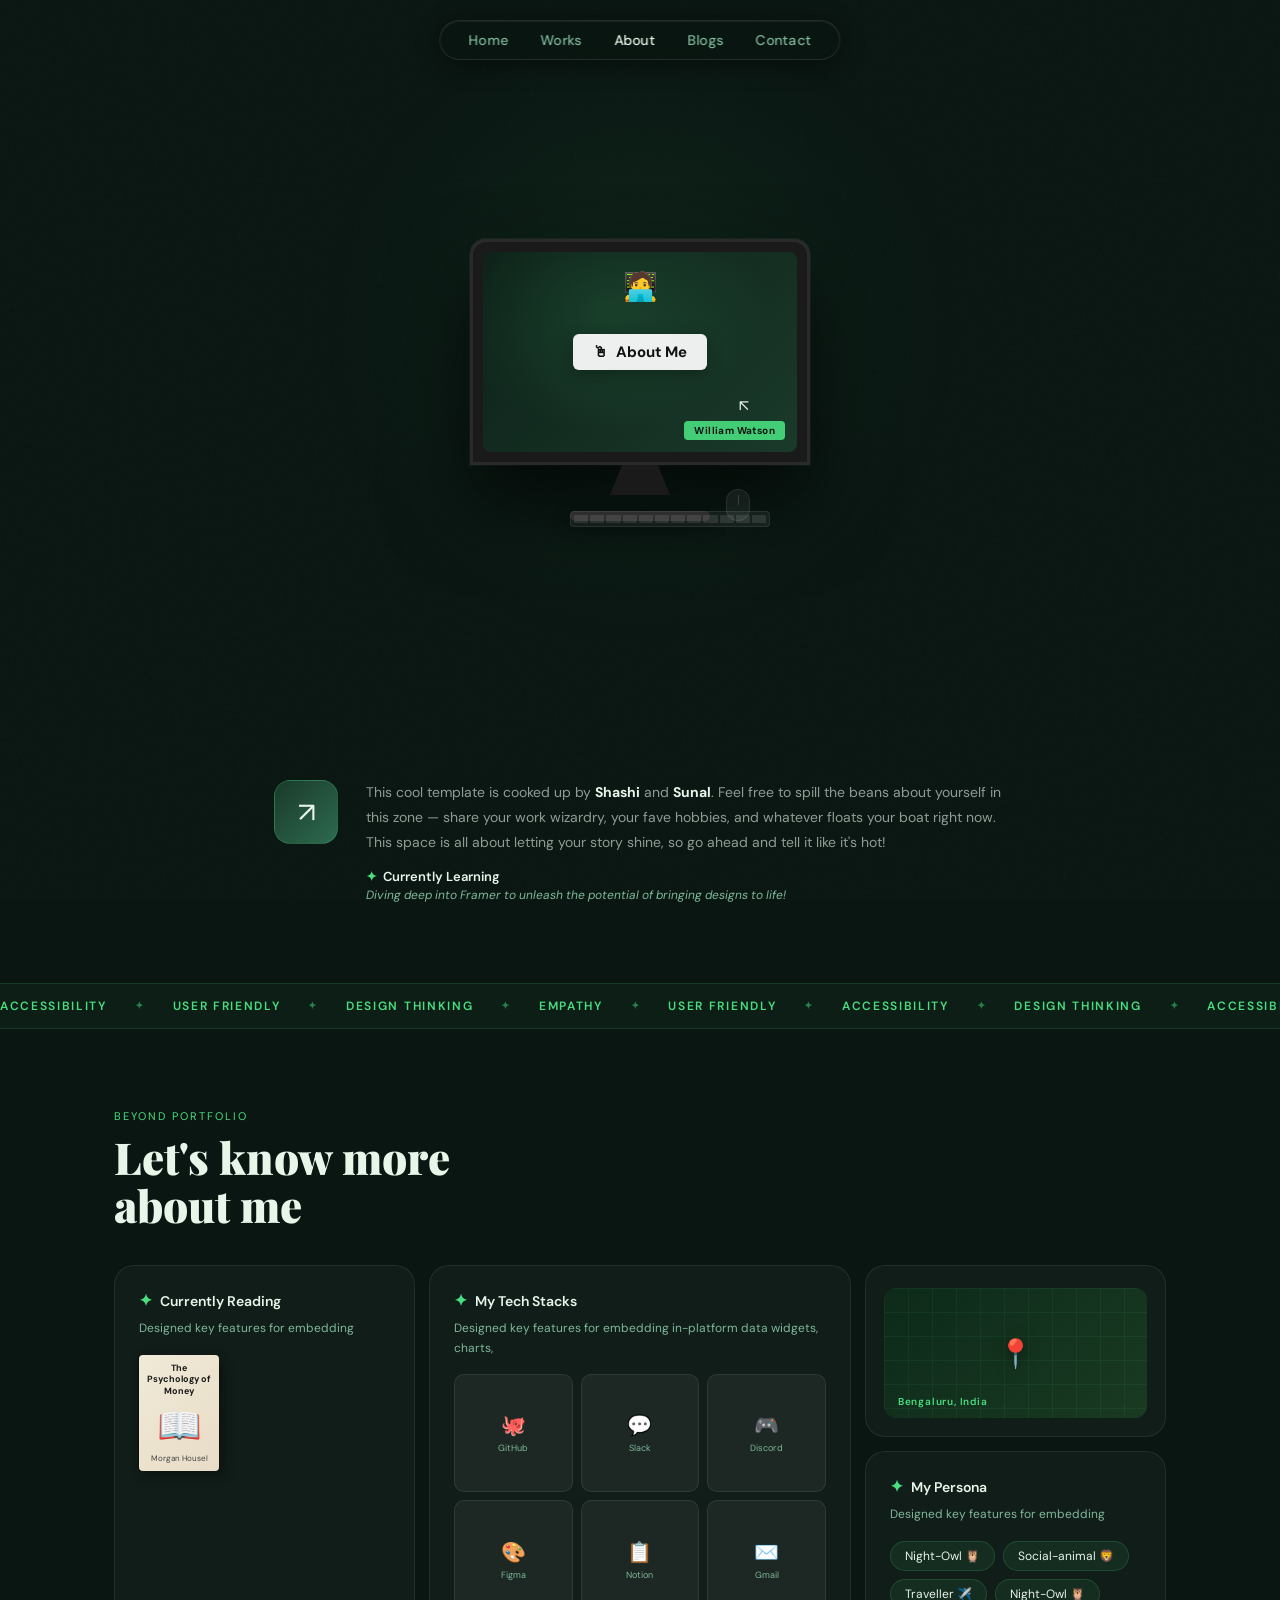
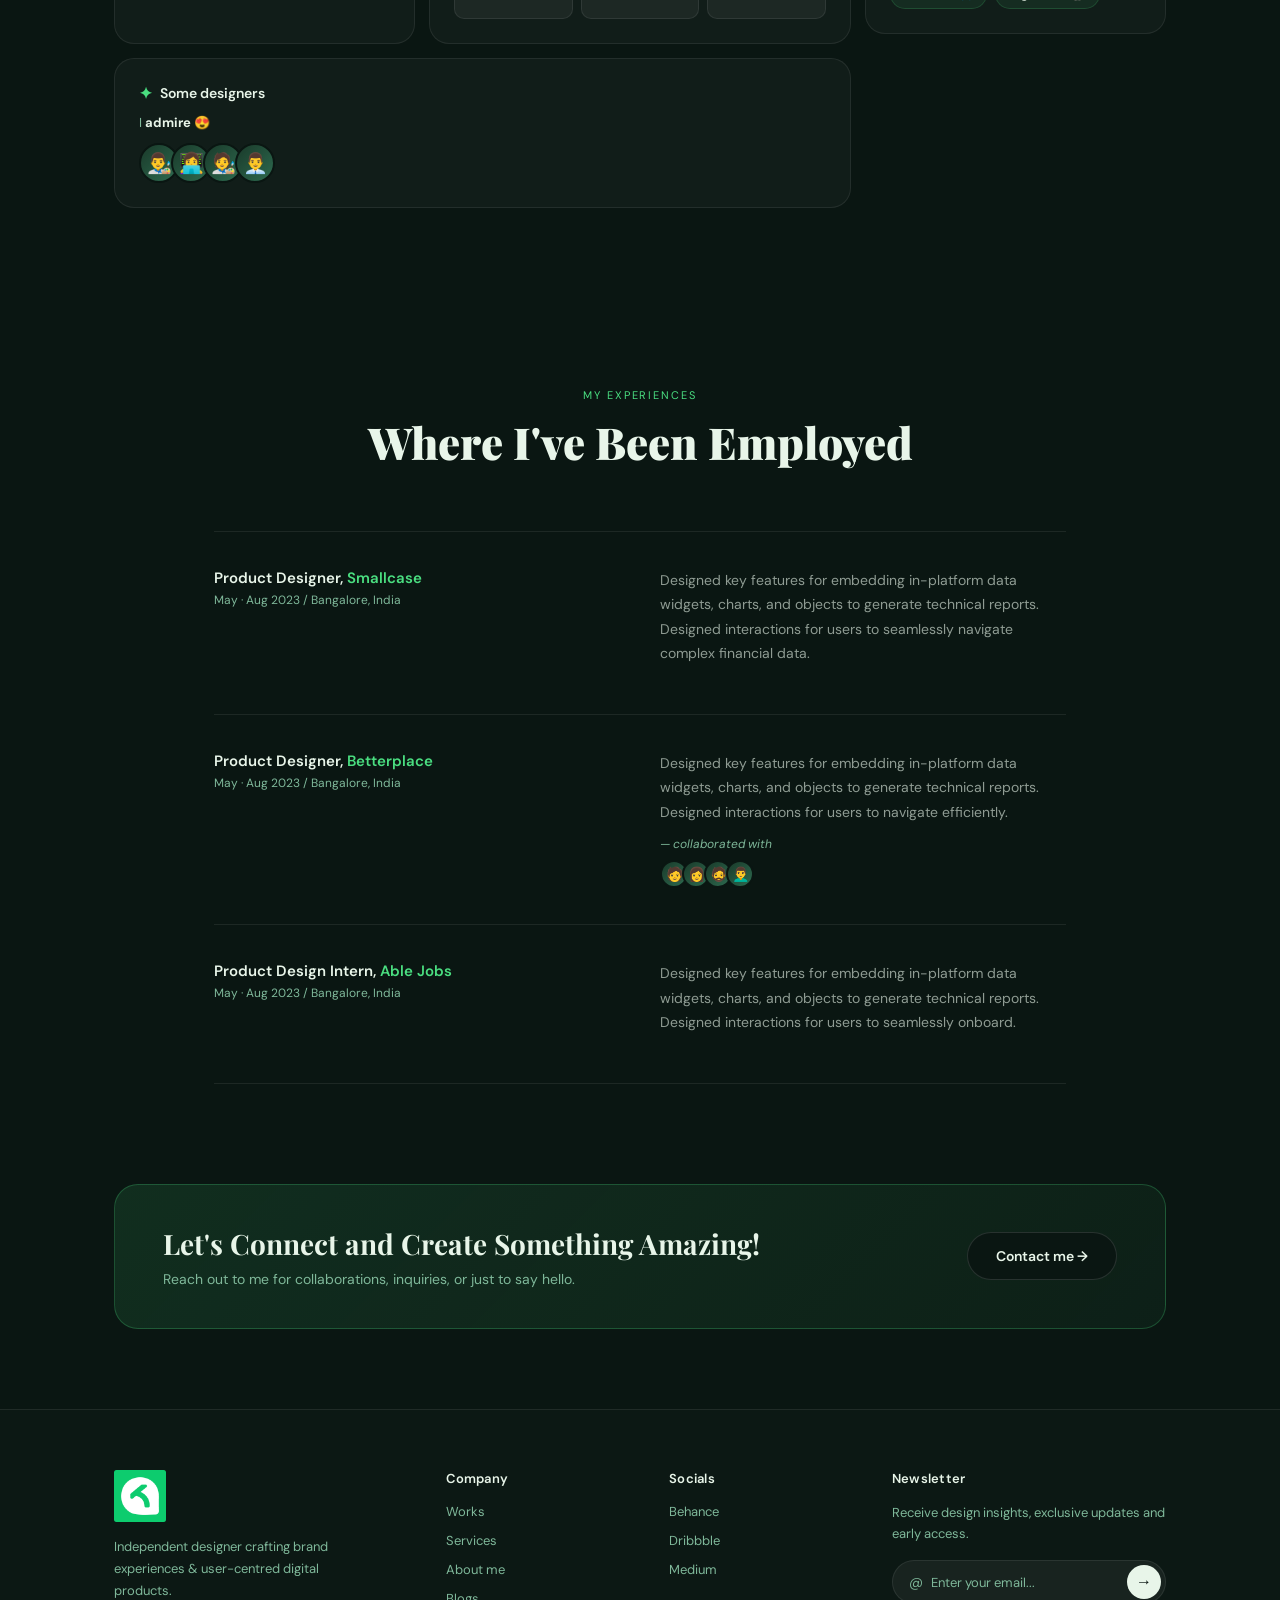
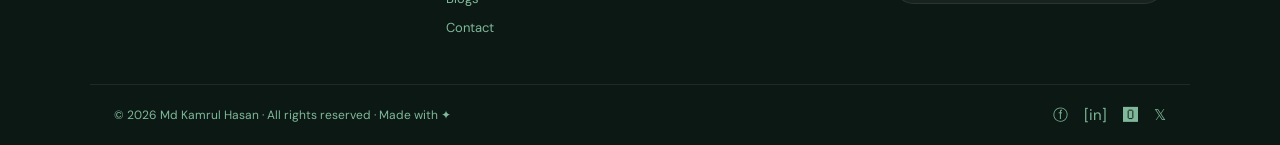
<file: about me.html>
<!DOCTYPE html>
<html lang="en">

<head>
<meta charset="UTF-8">
<meta name="viewport" content="width=device-width, initial-scale=1.0">

<title>Ceative Kamrul</title>
<meta content="Graphics & Ui Ux Designer" name="description">
<meta content="creative Kamrul" name="Ui UX Designer Kamrul Hasan">

<!-- Google Fonts -->
<link rel="preconnect" href="https://fonts.googleapis.com">
<link href="https://fonts.googleapis.com/css2?family=Playfair+Display:wght@700;900&family=DM+Sans:wght@300;400;500&display=swap" rel="stylesheet">

<!--Links-->
<link rel="stylesheet" href="about me.css">
<link rel="stylesheet" href="style.css">

<!-- Favicons -->
<link href="./assets/fav-icon/K.png" rel="icon">
<link href="./assets/fav-icon/K.png" rel="apple-touch-icon">

</head>
<body>

<!-- NAV -->
<nav>
  <a href="./index.html">Home</a>
  <a href="./works.html">Works</a>
  <a href="#about" class="active">About</a>
  <a href="./blogs.html">Blogs</a>
  <a href="#faq">Contact</a>
</nav>


<!-- ── HERO MONITOR ── -->
<section class="hero">
  <div class="hero-glow"></div>

  <div class="monitor-wrap reveal">
    <div class="monitor">
      <div class="monitor-screen">
        <div class="monitor-avatar">🧑‍💻</div>
        <div class="monitor-label">
          <span>🖱</span> About Me
        </div>
        <div class="monitor-name-tag">William Watson</div>
        <div class="monitor-cursor">↖</div>
      </div>
    </div>
    <div class="monitor-stand-neck"></div>
    <div class="monitor-stand-base" style="position:relative">
      <div class="monitor-keyboard">
        <span></span><span></span><span></span><span></span>
        <span></span><span></span><span></span><span></span>
        <span></span><span></span><span></span><span></span>
      </div>
      <div class="monitor-mouse"></div>
    </div>
  </div>
</section>

<!-- ── BIO STRIP ── -->
<div class="bio-strip">
  <div class="bio-icon">↗</div>
  <div class="bio-text">
    <p>This cool template is cooked up by <strong>Shashi</strong> and <strong>Sunal</strong>. Feel free to spill the beans about yourself in this zone — share your work wizardry, your fave hobbies, and whatever floats your boat right now. This space is all about letting your story shine, so go ahead and tell it like it's hot!</p>
    <div class="bio-learning">
      <div>
        <div class="bio-learning-label"><span style="color:var(--green)">✦</span> Currently Learning</div>
        <div class="bio-learning-desc">Diving deep into Framer to unleash the potential of bringing designs to life!</div>
      </div>
    </div>
  </div>
</div>

<!-- ── TICKER ── -->
<div class="ticker-wrap">
  <div class="ticker-track">
    <span>ACCESSIBILITY</span><span class="tick-dot">✦</span>
    <span>USER FRIENDLY</span><span class="tick-dot">✦</span>
    <span>DESIGN THINKING</span><span class="tick-dot">✦</span>
    <span>EMPATHY</span><span class="tick-dot">✦</span>
    <span>USER FRIENDLY</span><span class="tick-dot">✦</span>
    <span>ACCESSIBILITY</span><span class="tick-dot">✦</span>
    <span>DESIGN THINKING</span><span class="tick-dot">✦</span>
    <span>ACCESSIBILITY</span><span class="tick-dot">✦</span>
    <span>USER FRIENDLY</span><span class="tick-dot">✦</span>
    <span>DESIGN THINKING</span><span class="tick-dot">✦</span>
    <span>EMPATHY</span><span class="tick-dot">✦</span>
    <span>USER FRIENDLY</span><span class="tick-dot">✦</span>
    <span>ACCESSIBILITY</span><span class="tick-dot">✦</span>
    <span>DESIGN THINKING</span><span class="tick-dot">✦</span>
  </div>
</div>

<!-- ── BEYOND PORTFOLIO ── -->
<section class="beyond-section">
  <div class="beyond-header reveal">
    <div class="beyond-tag">Beyond Portfolio</div>
    <h2 class="beyond-title">Let's know more<br>about me</h2>
  </div>

  <div class="bento">

    <!-- Currently Reading -->
    <div class="bento-card reveal">
      <div class="bento-card-title"><span class="bento-spark">✦</span> Currently Reading</div>
      <div class="bento-desc">Designed key features for embedding</div>
      <div class="book-cover">
        <div class="book-cover-title">The Psychology of Money</div>
        <div class="book-cover-img">📖</div>
        <div class="book-cover-sub">Morgan Housel</div>
      </div>
    </div>

    <!-- Tech Stacks -->
    <div class="bento-card reveal" style="transition-delay:.1s">
      <div class="bento-card-title"><span class="bento-spark">✦</span> My Tech Stacks</div>
      <div class="bento-desc">Designed key features for embedding in-platform data widgets, charts,</div>
      <div class="tech-grid">
        <div class="tech-item">🐙<span>GitHub</span></div>
        <div class="tech-item">💬<span>Slack</span></div>
        <div class="tech-item">🎮<span>Discord</span></div>
        <div class="tech-item">🎨<span>Figma</span></div>
        <div class="tech-item">📋<span>Notion</span></div>
        <div class="tech-item">✉️<span>Gmail</span></div>
      </div>
    </div>

    <!-- Map + Persona stacked -->
    <div style="display:flex;flex-direction:column;gap:14px">

      <!-- Map -->
      <div class="bento-card reveal" style="transition-delay:.2s;padding:18px">
        <div class="map-card">
          <div class="map-grid"></div>
          <div class="map-roads"></div>
          <div class="map-pin">📍</div>
          <div class="map-city">Bengaluru, India</div>
        </div>
      </div>

      <!-- My Persona -->
      <div class="bento-card reveal" style="transition-delay:.25s">
        <div class="bento-card-title"><span class="bento-spark">✦</span> My Persona</div>
        <div class="bento-desc">Designed key features for embedding</div>
        <div class="persona-chips">
          <span class="persona-chip">Night-Owl 🦉</span>
          <span class="persona-chip">Social-animal 🦁</span>
          <span class="persona-chip">Traveller ✈️</span>
          <span class="persona-chip">Night-Owl 🦉</span>
        </div>
      </div>
    </div>

    <!-- Designers I admire (spans 2 cols) -->
    <div class="bento-card reveal" style="grid-column: span 2; transition-delay:.3s">
      <div class="bento-card-title"><span class="bento-spark">✦</span> Some designers</div>
      <div class="admire-text" style="margin-bottom:12px">I <strong>admire</strong> 😍</div>
      <div class="admire-avatars">
        <div class="admire-avatar">👨‍🎨</div>
        <div class="admire-avatar">👩‍💻</div>
        <div class="admire-avatar">🧑‍🎨</div>
        <div class="admire-avatar">👨‍💼</div>
      </div>
    </div>

  </div>
</section>

<!-- ── EXPERIENCE ── -->
<section class="experience-section">
  <div class="exp-header reveal">
    <div class="beyond-tag" style="justify-content:center;display:flex">My Experiences</div>
    <h2 style="font-family:'Playfair Display',serif;font-size:clamp(28px,4vw,44px);font-weight:900;margin-top:10px">Where I've Been Employed</h2>
  </div>

  <div class="exp-list">

    <div class="exp-item" style="animation-delay:.05s">
      <div class="exp-left">
        <div class="exp-role">Product Designer, <span class="exp-company">Smallcase</span></div>
        <div class="exp-date">May · Aug 2023 / Bangalore, India</div>
      </div>
      <div class="exp-right">
        <p class="exp-desc">Designed key features for embedding in-platform data widgets, charts, and objects to generate technical reports. Designed interactions for users to seamlessly navigate complex financial data.</p>
      </div>
    </div>

    <div class="exp-item" style="animation-delay:.1s">
      <div class="exp-left">
        <div class="exp-role">Product Designer, <span class="exp-company">Betterplace</span></div>
        <div class="exp-date">May · Aug 2023 / Bangalore, India</div>
      </div>
      <div class="exp-right">
        <p class="exp-desc">Designed key features for embedding in-platform data widgets, charts, and objects to generate technical reports. Designed interactions for users to navigate efficiently.</p>
        <div class="exp-collab">— collaborated with</div>
        <div class="exp-faces">
          <div class="exp-face">🧑</div>
          <div class="exp-face">👩</div>
          <div class="exp-face">🧔</div>
          <div class="exp-face">👨‍🦱</div>
        </div>
      </div>
    </div>

    <div class="exp-item" style="animation-delay:.15s">
      <div class="exp-left">
        <div class="exp-role">Product Design Intern, <span class="exp-company">Able Jobs</span></div>
        <div class="exp-date">May · Aug 2023 / Bangalore, India</div>
      </div>
      <div class="exp-right">
        <p class="exp-desc">Designed key features for embedding in-platform data widgets, charts, and objects to generate technical reports. Designed interactions for users to seamlessly onboard.</p>
      </div>
    </div>

  </div>
</section>

<!-- ── CTA BANNER ── -->
<div class="cta-banner reveal">
  <div class="cta-inner">
    <div class="cta-text">
      <h3>Let's Connect and Create Something Amazing!</h3>
      <p>Reach out to me for collaborations, inquiries, or just to say hello.</p>
    </div>
    <a href="portfolio.html#faq" class="cta-btn">Contact me →</a>
  </div>
</div>

<footer>
  <div class="footer-main">
    <div class="footer-brand">
      <div class="footer-logo">
        <img src="./assets/fav-icon/K.png" alt="" width="52" height="52">
      </div>
      <p class="footer-brand-desc">Independent designer crafting brand experiences & user-centred digital products.</p>
    </div>

    <div class="footer-col">
      <div class="footer-col-title">Company</div>
      <a href="./works.html" class="footer-link">Works</a>
      <a href="#services" class="footer-link">Services</a>
      <a href="./about me.html" class="footer-link">About me</a>
      <a href="./blogs.html" class="footer-link">Blogs</a>
      <a href="./contact.html" class="footer-link">Contact</a>
    </div>

    <div class="footer-col">
      <div class="footer-col-title">Socials</div>
      <a href="https://www.behance.com/kamrul21042/" target="_blank" class="footer-link">Behance </a>
      <a href="https://www.dribbble.com/kamrul21042/" target="_blank" class="footer-link">Dribbble </a>
      <a href="https://medium.com/@kamrul21042" target="_blank" class="footer-link">Medium </a>

    </div>

    <div class="footer-col footer-newsletter">
      <div class="footer-col-title">Newsletter</div>
      <p class="footer-newsletter-desc">Receive design insights, exclusive updates and early access.</p>
      <div class="footer-input-wrap">
        <span class="footer-input-icon">@</span>
        <input type="email" placeholder="Enter your email..." class="footer-input">
        <button class="footer-send-btn" aria-label="Subscribe">→</button>
      </div>
    </div>
  </div>

  <div class="footer-bottom">
    <span>© 2026 Md Kamrul Hasan · All rights reserved · Made with ✦</span>
    <div class="footer-bottom-right">
      <!-- <span class="footer-built">Md Kamrul Hasan</span> -->
      <a href="https://www.facebook.com/kamrul21042/" target="_blank" class="footer-icon-link" title="facebook">ⓕ</a>
      <a href="https://www.linkedin.com/in/kamrul21042/" target="_blank"  class="footer-icon-link" title="LinkedIn">[in]</a>
      <a href="https://www.Instagram.com/kamrul21042/" target="_blank"  class="footer-icon-link" title="Instagram">🅾</a>
      <a href="https://www.x.com/kamrul21042/" target="_blank"  class="footer-icon-link" title="Twitter">𝕏</a>
    </div>
  </div>
</footer>

<script>
  // Scroll reveal
  const observer = new IntersectionObserver(entries => {
    entries.forEach(e => { if (e.isIntersecting) e.target.classList.add('visible'); });
  }, { threshold: 0.12 });
  document.querySelectorAll('.reveal').forEach(el => observer.observe(el));
</script>
</body>
</html>
</file>
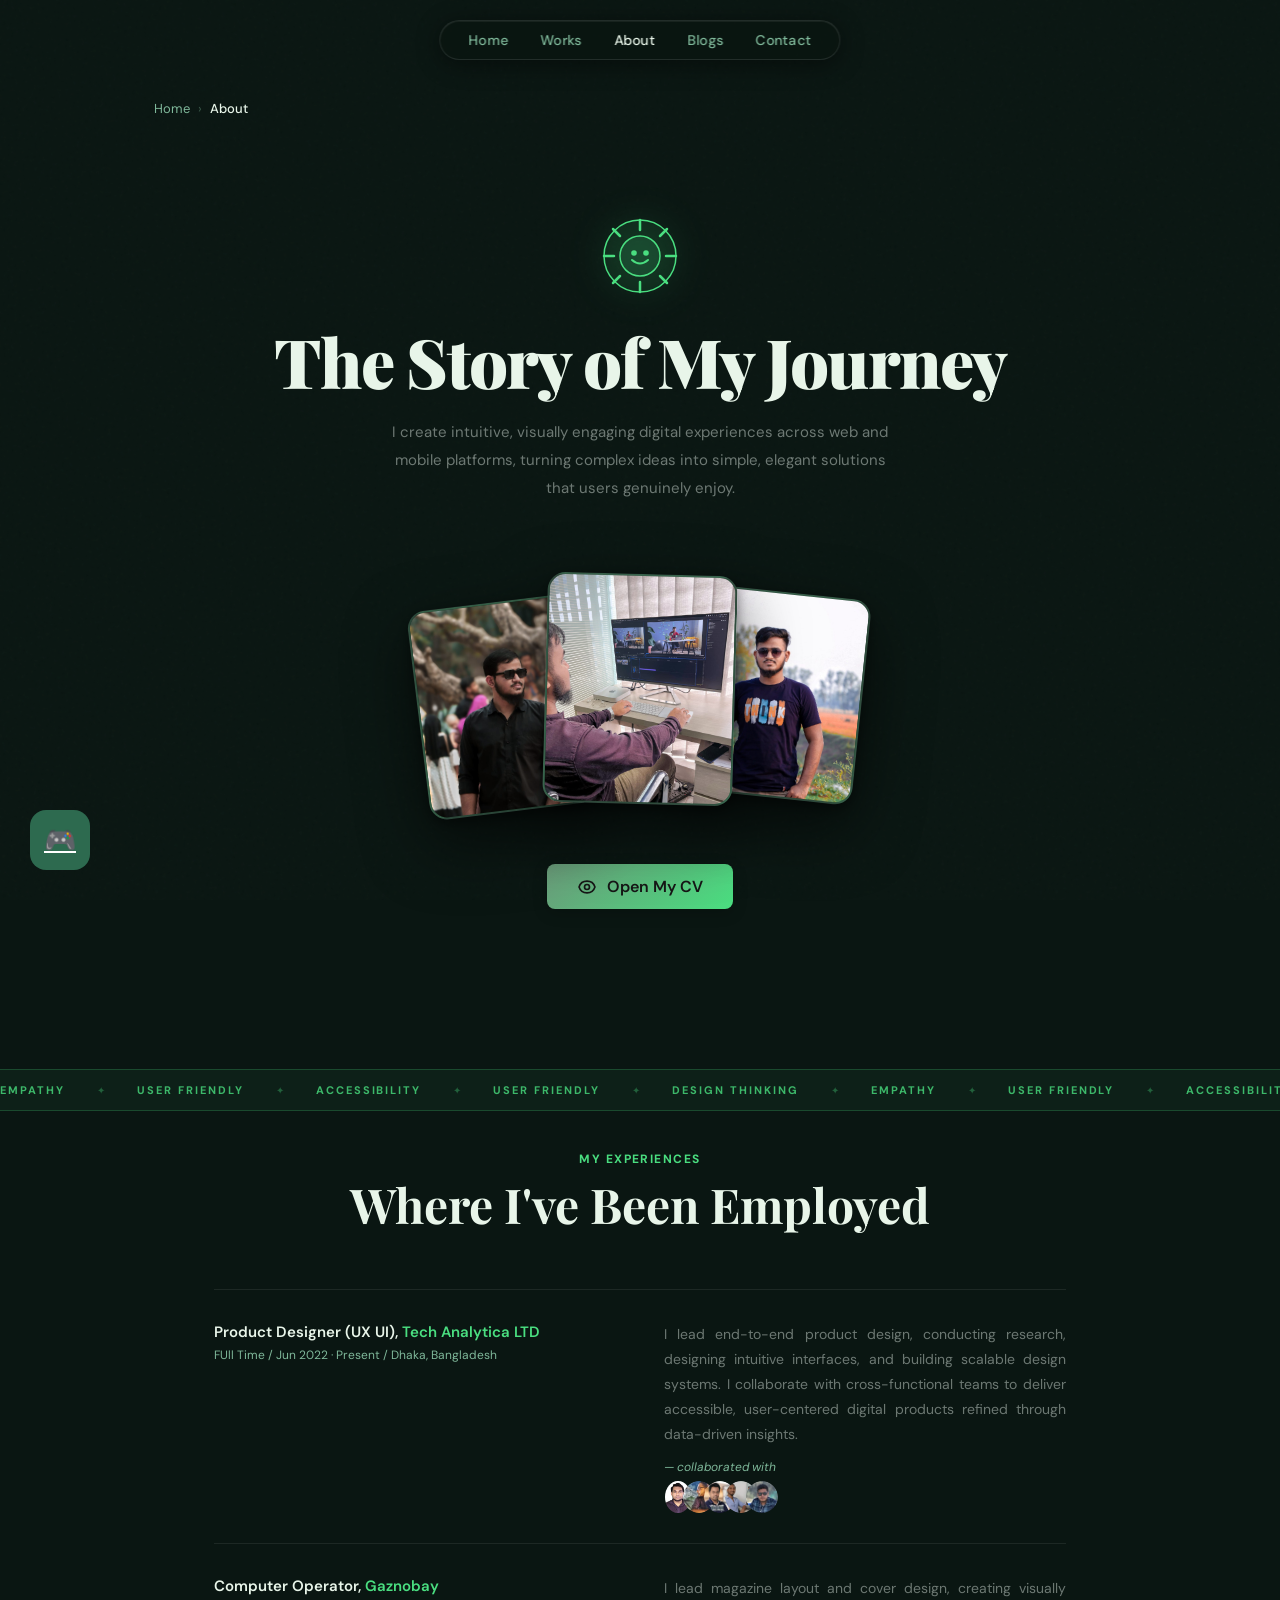
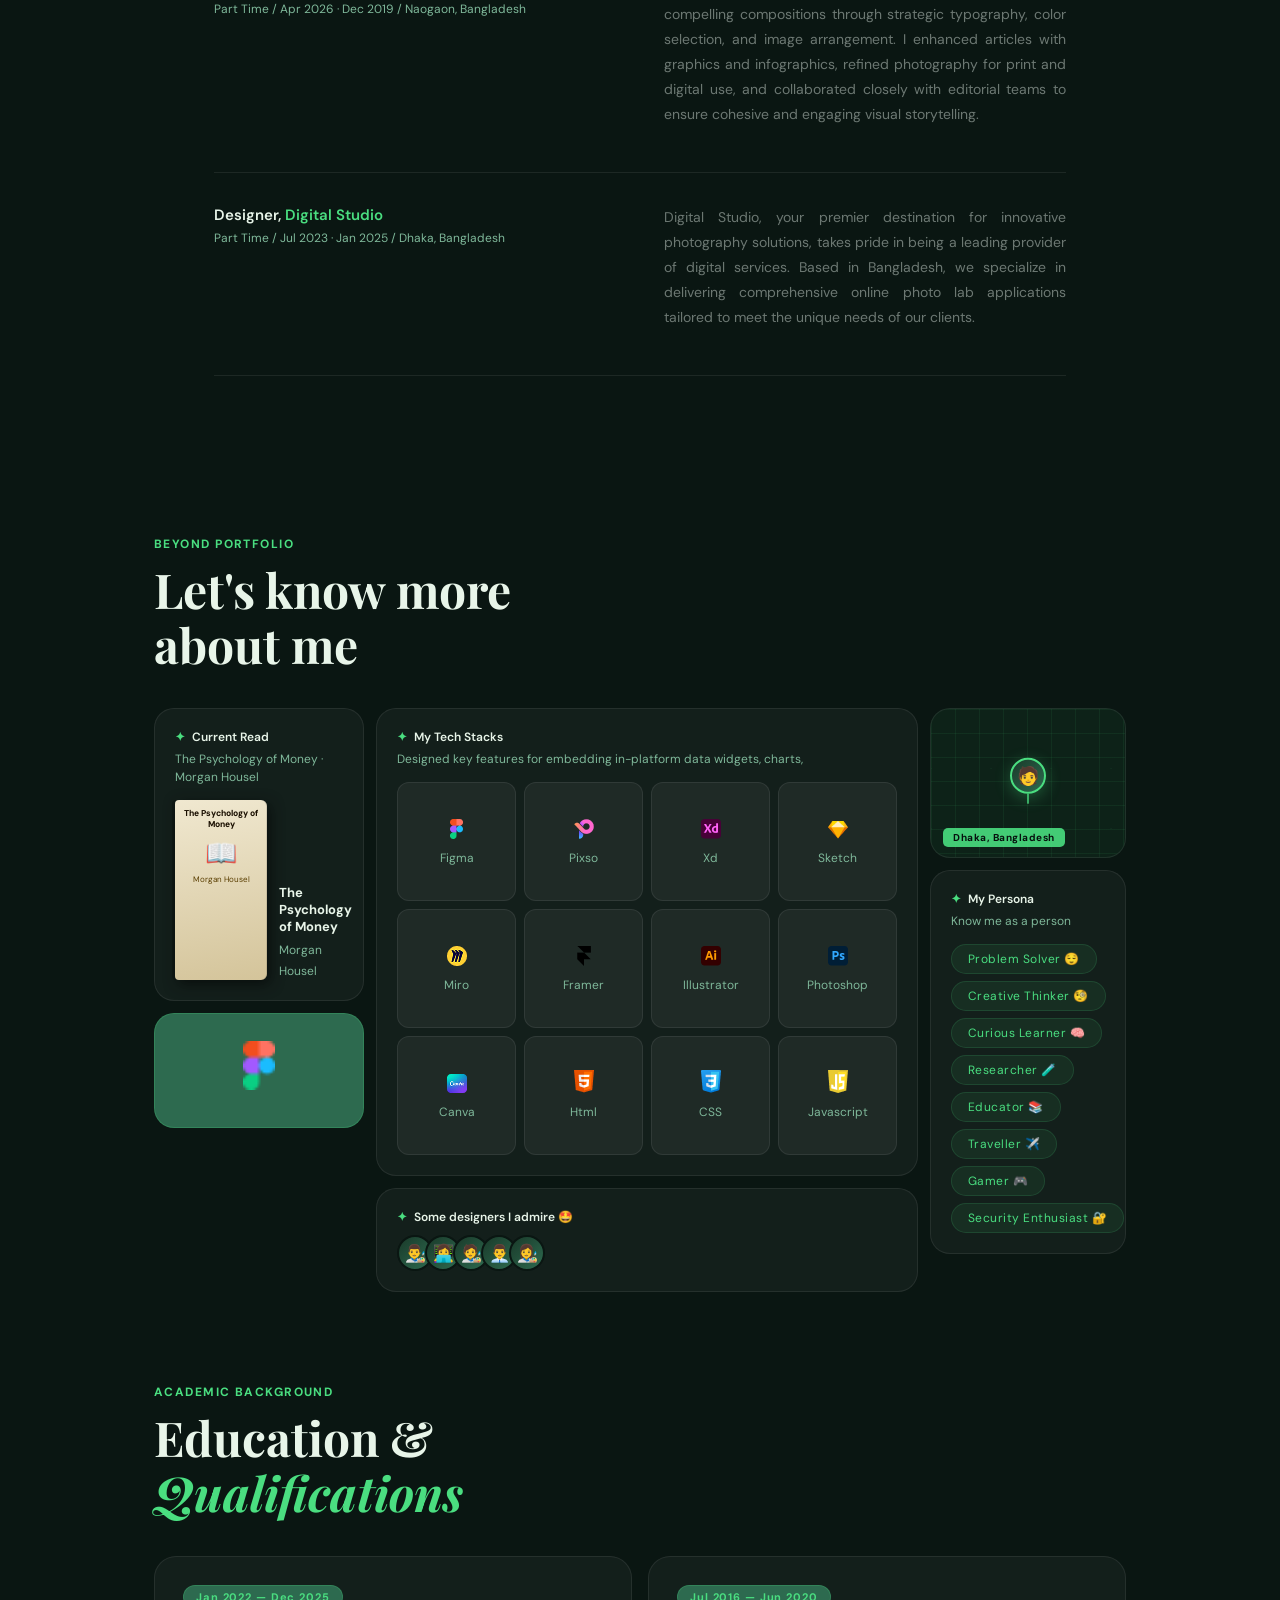
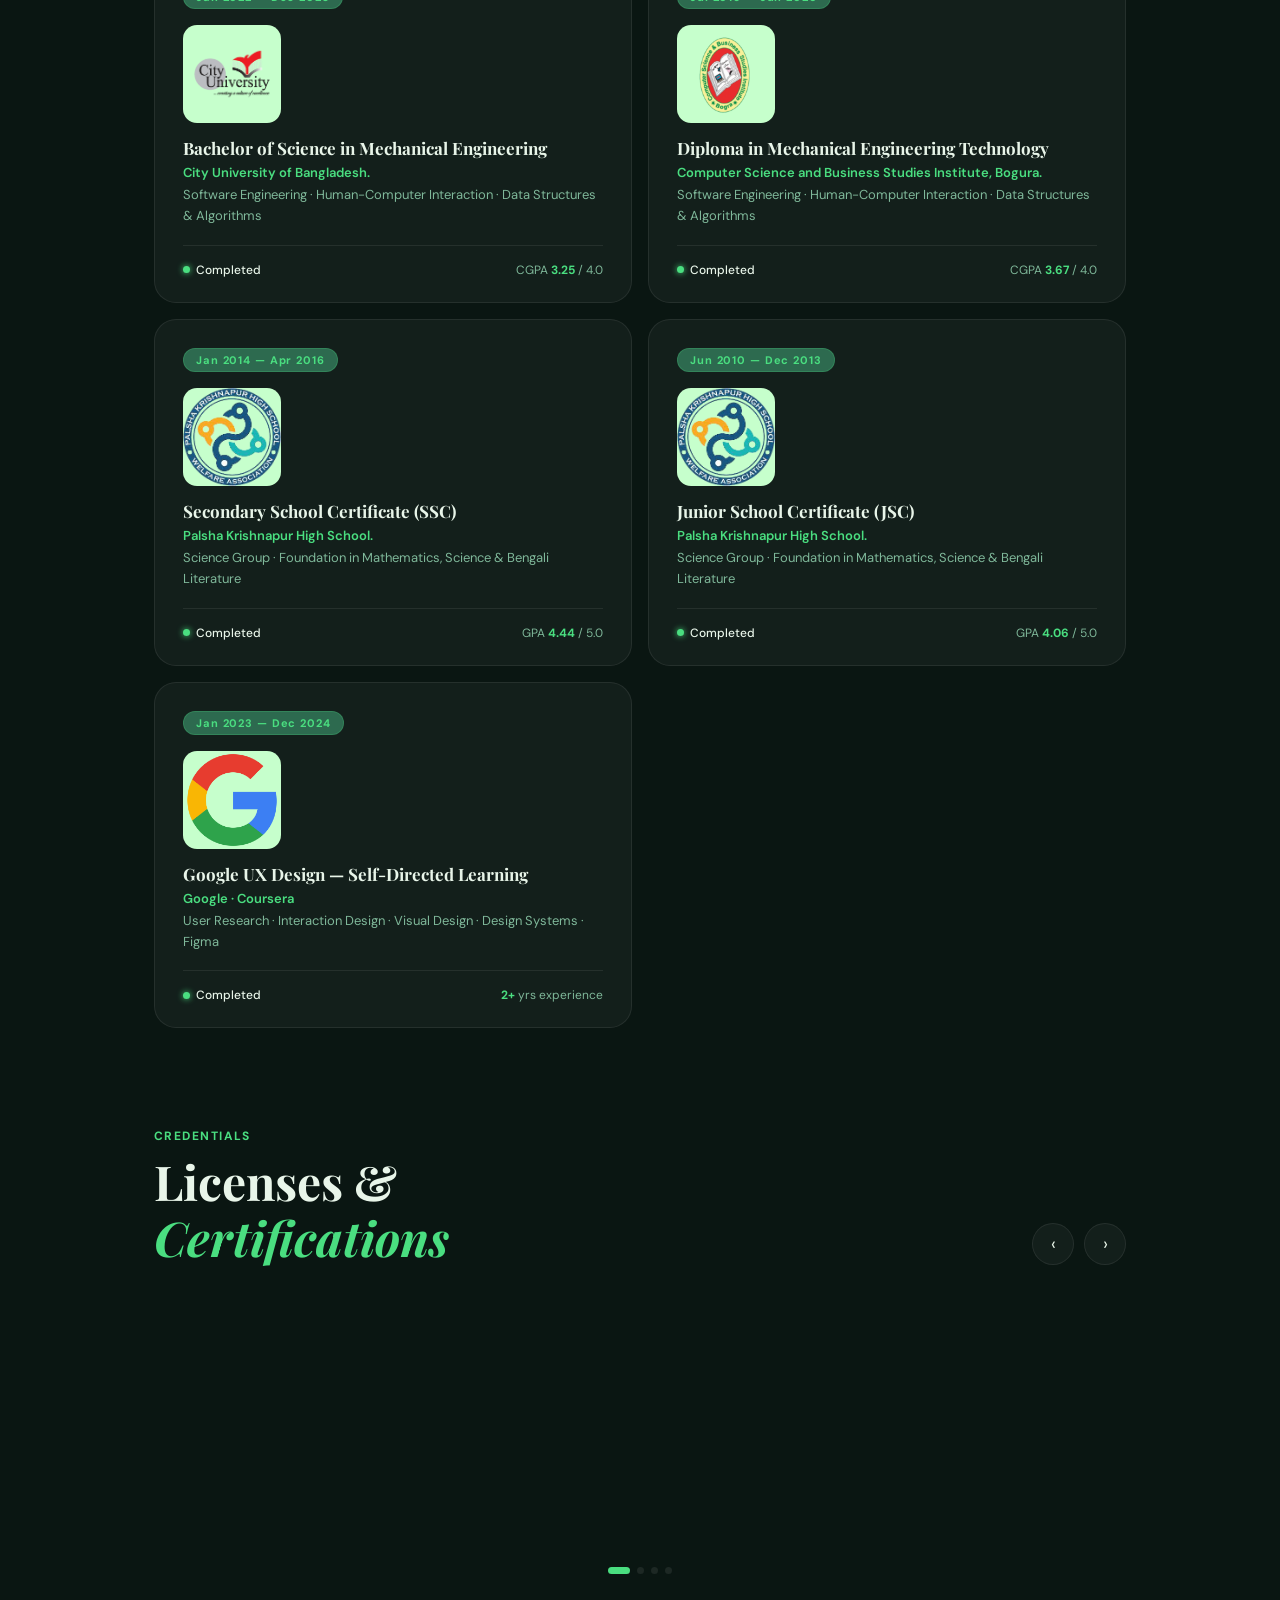
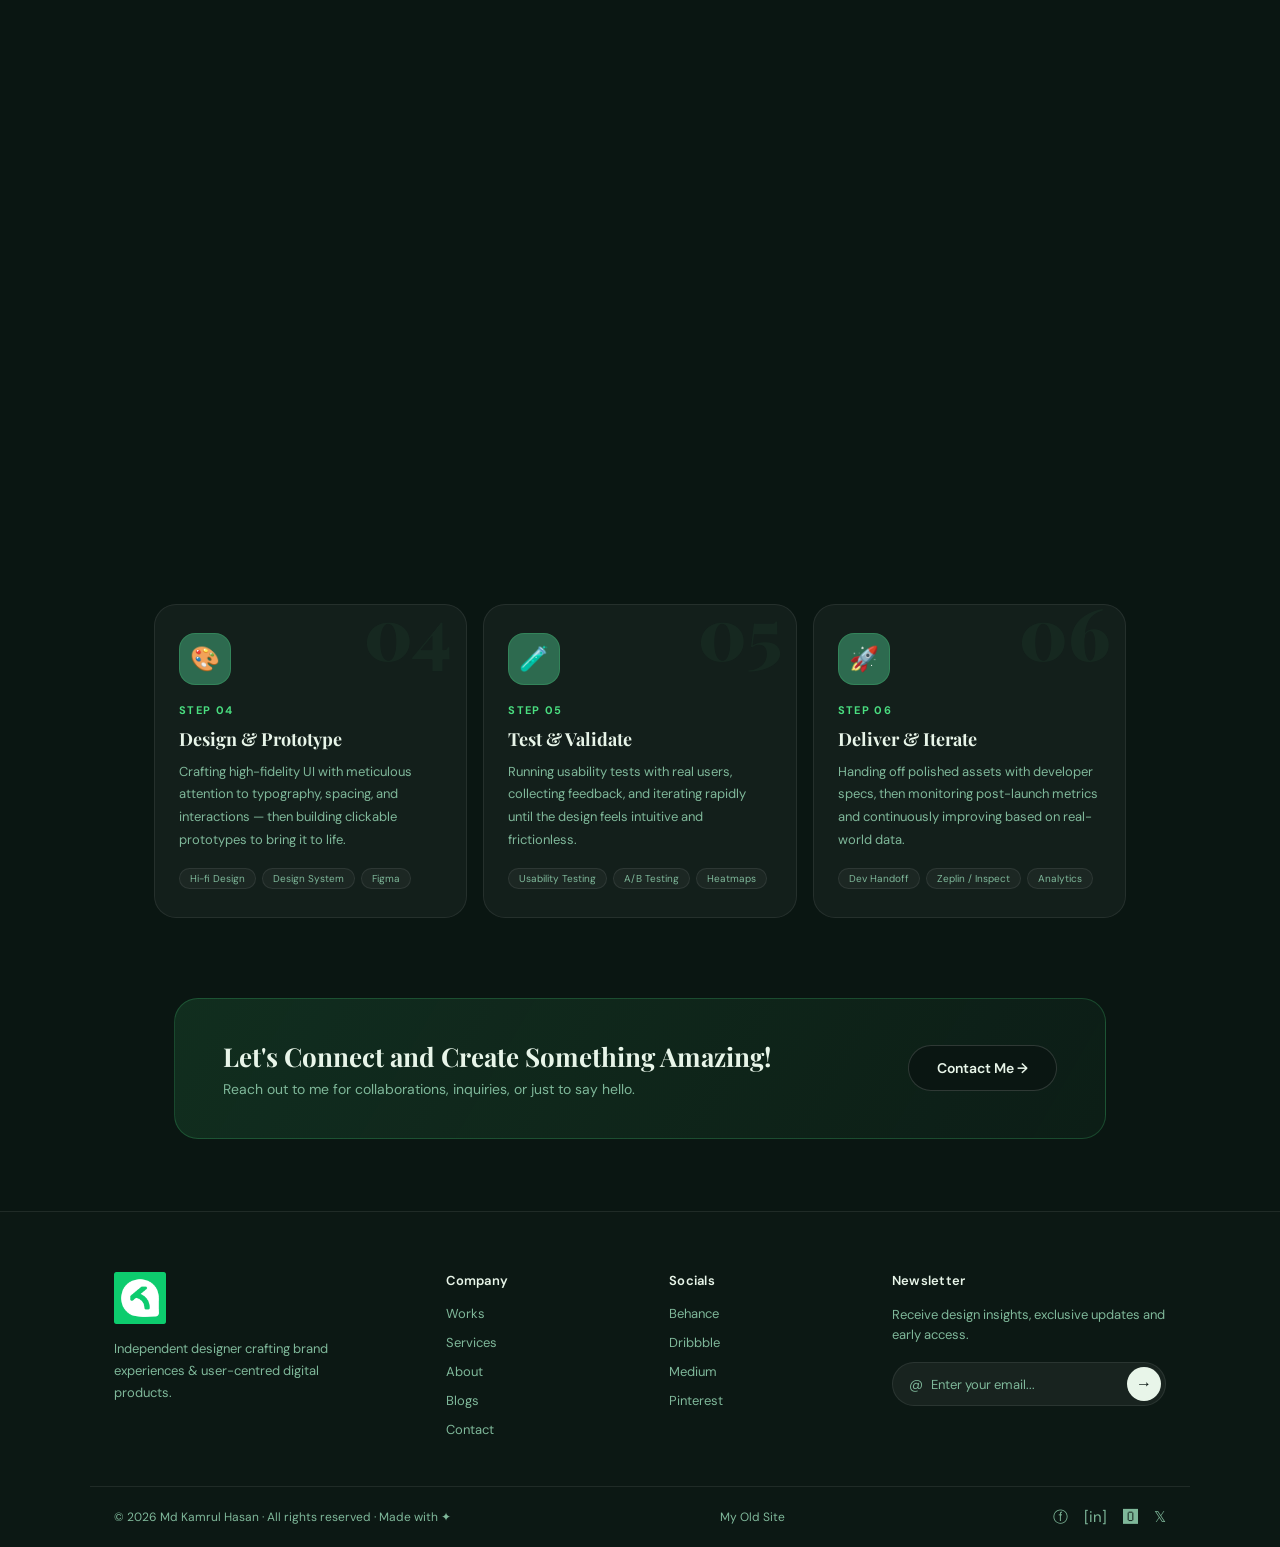
<file: about.html>
<!DOCTYPE html>
<html lang="en">

<head>
<meta charset="UTF-8">
<meta name="viewport" content="width=device-width, initial-scale=1.0">

<title>Ceative Kamrul</title>
<meta content="Graphics & Ui Ux Designer" name="description">
<meta content="creative Kamrul" name="Ui UX Designer Kamrul Hasan">

<!-- Google Fonts -->
<link rel="preconnect" href="https://fonts.googleapis.com">
<link href="https://fonts.googleapis.com/css2?family=Playfair+Display:wght@700;900&family=DM+Sans:wght@300;400;500&display=swap" rel="stylesheet">

<link rel="stylesheet" href="https://fonts.googleapis.com/css2?family=Material+Symbols+Outlined:opsz,wght,FILL,GRAD@20..48,100..700,0..1,-50..200&icon_names=arrow_outward" />

<!--Links-->
<link rel="stylesheet" href="about.css">
<link rel="stylesheet" href="style.css">

<!-- Favicons -->
<link href="./assets/fav-icon/K.png" rel="icon">
<link href="./assets/fav-icon/K.png" rel="apple-touch-icon">

 <!--Start of Tawk.to Script-->
    <script type="text/javascript">
      var Tawk_API=Tawk_API||{}, Tawk_LoadStart=new Date();
      (function(){
      var s1=document.createElement("script"),s0=document.getElementsByTagName("script")[0];
      s1.async=true;
      s1.src='https://embed.tawk.to/67c7f20a02283919190169e9/1ilkqlqkn';
      s1.charset='UTF-8';
      s1.setAttribute('crossorigin','*');
      s0.parentNode.insertBefore(s1,s0);
      })();
      </script>
      <!--End of Tawk.to Script-->

</head>
<body>
<!-- Fun Zone Button --> 
<a href="fun-zone.html" class="game-btn">
  <!-- <span class="btn-text">Fun zone</span> -->
  <span class="btn-icon">🎮</span>
</a>

<!-- NAV -->
<nav>
  <a href="./index.html">Home</a>
  <a href="./works.html">Works</a>
  <a href="./about.html" class="active">About</a>
  <a href="./blogs.html">Blogs</a>
  <a href="./contact.html" >Contact</a>
</nav>

<!-- BREADCRUMB -->
<div class="breadcrumb">
  <a href="./index.html">Home</a>
  <span class="breadcrumb-sep">›</span>
  <span class="breadcrumb-current">About</span>
</div>

<!-- ─── HERO ─── -->
<section class="hero">

  <!-- Animated Sun SVG -->
  <svg class="sun-wrap" viewBox="0 0 78 78" fill="none" xmlns="http://www.w3.org/2000/svg">
    <circle cx="39" cy="39" r="36" stroke="#4ade80" stroke-width="1.5" fill="rgba(74,222,128,0.07)"/>
    <circle cx="39" cy="39" r="20" fill="rgba(74,222,128,0.13)" stroke="#4ade80" stroke-width="1.5"/>
    <!-- 8 rays -->
    <line x1="39" y1="3" x2="39" y2="13" stroke="#4ade80" stroke-width="2.5" stroke-linecap="round"/>
    <line x1="39" y1="65" x2="39" y2="75" stroke="#4ade80" stroke-width="2.5" stroke-linecap="round"/>
    <line x1="3"  y1="39" x2="13" y2="39" stroke="#4ade80" stroke-width="2.5" stroke-linecap="round"/>
    <line x1="65" y1="39" x2="75" y2="39" stroke="#4ade80" stroke-width="2.5" stroke-linecap="round"/>
    <line x1="12" y1="12" x2="19" y2="19" stroke="#4ade80" stroke-width="2.5" stroke-linecap="round"/>
    <line x1="59" y1="59" x2="66" y2="66" stroke="#4ade80" stroke-width="2.5" stroke-linecap="round"/>
    <line x1="66" y1="12" x2="59" y2="19" stroke="#4ade80" stroke-width="2.5" stroke-linecap="round"/>
    <line x1="19" y1="59" x2="12" y2="66" stroke="#4ade80" stroke-width="2.5" stroke-linecap="round"/>
    <!-- face -->
    <circle cx="33" cy="36" r="2.8" fill="#4ade80"/>
    <circle cx="45" cy="36" r="2.8" fill="#4ade80"/>
    <path d="M31 43 Q39 50 47 43" stroke="#4ade80" stroke-width="2" fill="none" stroke-linecap="round"/>
  </svg>

  <h1 class="hero-title reveal">The Story of My Journey<span class="back-slash"></span></h1>

  <p class="hero-sub reveal" style="transition-delay:.12s">
   I create intuitive, visually engaging digital experiences across web and mobile platforms, turning complex ideas into simple, elegant solutions that users genuinely enjoy.
  </p>
  
  <!-- 3-photo polaroid stack -->
  <div class="photo-stack reveal" style="transition-delay:.2s">
    <div class="photo-card pc-l">
      <div class="inner">
         <img style="width: 100%;" src="./assets/img/4.jpg" alt="Kamrul Hasan">
      </div>
    </div>
    <div class="photo-card pc-c">
      <div class="inner">
        <img style="width: 100%;" src="./assets/img/kamrul image 1.jpg" alt="Kamrul Hasan">
      </div>
    </div>
    <div class="photo-card pc-r">
      <div class="inner">
         <img style="width: 100%;" src="./assets/img/1.jpg" alt="Kamrul Hasan">
      </div>
    </div>
  </div>
  
  <div class="resume-btn-container">
  <a href="./assets/cv/Kamrul Resume.pdf" class="resume-btn" target="_blank">
    <!-- Eye icon SVG -->
    <svg class="eye-icon" xmlns="http://www.w3.org/2000/svg" fill="none" viewBox="0 0 24 24" stroke="currentColor">
      <path stroke-linecap="round" stroke-linejoin="round" stroke-width="2" d="M15 12a3 3 0 11-6 0 3 3 0 016 0z" />
      <path stroke-linecap="round" stroke-linejoin="round" stroke-width="2" d="M2.458 12C3.732 7.943 7.523 5 12 5s8.268 2.943 9.542 7c-1.274 4.057-5.065 7-9.542 7s-8.268-2.943-9.542-7z" />
    </svg>
    Open My CV

  </a>
</div>

</section>

<!-- ─── TICKER ─── -->
<div class="ticker">
  <div class="ticker-inner">
    <span class="ticker-word">EMPATHY</span><span class="ticker-dot">✦</span>
    <span class="ticker-word">USER FRIENDLY</span><span class="ticker-dot">✦</span>
    <span class="ticker-word">ACCESSIBILITY</span><span class="ticker-dot">✦</span>
    <span class="ticker-word">USER FRIENDLY</span><span class="ticker-dot">✦</span>
    <span class="ticker-word">DESIGN THINKING</span><span class="ticker-dot">✦</span>
    <span class="ticker-word">EMPATHY</span><span class="ticker-dot">✦</span>
    <span class="ticker-word">USER FRIENDLY</span><span class="ticker-dot">✦</span>
    <span class="ticker-word">ACCESSIBILITY</span><span class="ticker-dot">✦</span>
    <!-- duplicate for seamless loop -->
    <span class="ticker-word">EMPATHY</span><span class="ticker-dot">✦</span>
    <span class="ticker-word">USER FRIENDLY</span><span class="ticker-dot">✦</span>
    <span class="ticker-word">ACCESSIBILITY</span><span class="ticker-dot">✦</span>
    <span class="ticker-word">USER FRIENDLY</span><span class="ticker-dot">✦</span>
    <span class="ticker-word">DESIGN THINKING</span><span class="ticker-dot">✦</span>
    <span class="ticker-word">EMPATHY</span><span class="ticker-dot">✦</span>
    <span class="ticker-word">USER FRIENDLY</span><span class="ticker-dot">✦</span>
    <span class="ticker-word">ACCESSIBILITY</span><span class="ticker-dot">✦</span>
  </div>
</div>

<!-- ─── EXPERIENCE ─── -->
<section class="experience">
  <div class="exp-header reveal">
    <div class="section-tag">My Experiences</div>
    <h2 class="section-title">Where I've Been Employed</h2>
  </div>

  <div class="exp-list">

    <div class="exp-row reveal" style="transition-delay:.05s">
      <div>
        <div class="exp-role">Product Designer (UX UI), <a href="https://techanalyticaltd.com" target="_blank" class="exp-co">Tech Analytica LTD</a></div>
        <div class="exp-date">FUll Time / Jun 2022 · Present / Dhaka, Bangladesh</div>
      </div>
      <div>
        <p style="text-align: justify;" class="exp-desc">I lead end-to-end product design, conducting research, designing intuitive interfaces, and building scalable design systems. I collaborate with cross-functional teams to deliver accessible, user-centered digital products refined through data-driven insights.</p>
        <div class="exp-collab">— collaborated with</div>
        <div class="exp-faces">
          <a href="https://www.bracu.ac.bd/about/people/moin-mostakim" target="_blank" class="expf"><img src="./assets/testimonials/moin.png" alt="Moin"></a>

          <a href="https://linkedin.com/in/manassaharoy" target="_blank" class="expf"><img src="./assets/testimonials/Manass.webp" alt="Manas"></a>

          <a href="https://linkedin.com/in/mustafa-hamim-b027231a1" target="_blank" class="expf"><img src="./assets/testimonials/Hamim.webp" alt="Hamim"></a>

          <a href="https://linkedin.com/in/istiak-shamim-shishir-44643316a" target="_blank" class="expf"><img src="./assets/testimonials/Shishir.webp" alt="Shishir"></a>

          <a href="https://linkedin.com/in/md-orasur-rahman-b6493828b" target="_blank" class="expf"><img src="./assets/testimonials/Orasur.webp" alt="Orasur"></a>

        </div>
      </div>
    </div>

    <div class="exp-row reveal" style="transition-delay:.1s">
      <div>
        <div class="exp-role">Computer Operator, <a href="https://www.facebook.com/gaznobay/" target="_blank" class="exp-co">Gaznobay</a></div>
        <div class="exp-date">Part Time / Apr 2026 · Dec 2019 / Naogaon, Bangladesh</div>
      </div>
      <div>
        <p style="text-align: justify;" class="exp-desc">I lead magazine layout and cover design, creating visually compelling compositions through strategic typography, color selection, and image arrangement. I enhanced articles with graphics and infographics, refined photography for print and digital use, and collaborated closely with editorial teams to ensure cohesive and engaging visual storytelling.</p>
      
      </div>
    </div>

    <div class="exp-row reveal" style="transition-delay:.1s">
      <div>
        <div class="exp-role">Designer, <a href="#" target="_blank" class="exp-co">Digital Studio</a></div>
        <div class="exp-date">Part Time / Jul 2023 · Jan 2025 / Dhaka, Bangladesh</div>
      </div>
      <div>
        <p style="text-align: justify;" class="exp-desc">Digital Studio, your premier destination for innovative photography solutions, takes pride in being a leading provider of digital services. Based in Bangladesh, we specialize in delivering comprehensive online photo lab applications tailored to meet the unique needs of our clients.</p>
      </div>
    </div>

  </div>
</section>

<!-- ─── BEYOND PORTFOLIO ─── -->
<section class="beyond">

  <div class="beyond-header reveal">
    <div class="section-tag">Beyond Portfolio</div>
    <h2 class="section-title">Let's know more<br>about me</h2>
  </div>

  <div class="bento">

    <!-- Col 1: Book + Figma emoji stacked -->
    <div style="display:flex;flex-direction:column;gap:12px">

      <!-- Current Read -->
      <div class="bc reveal" style="transition-delay:.06s">
        <div class="bc-label"><span class="spark">✦</span> Current Read</div>
        <div class="bc-sub">The Psychology of Money · Morgan Housel</div>
        <div style="display:flex;gap:12px;align-items:flex-end;margin-top:4px">
          <div class="book-cover">
            <div class="book-cover-title">The Psychology of Money</div>
            <span class="book-cover-img">📖</span>
            <div class="book-cover-author">Morgan Housel</div>
          </div>
          <div class="book-meta">
            <strong>The Psychology of Money</strong>
            <span>Morgan Housel</span>
          </div>
        </div>
      </div>

      <!-- Figma emoji -->
      <div class="figma-bc reveal" style="transition-delay:.22s">
        <div class="figma-emoji"><img style="width: 32px ;" src="./assets/skills-icon/figma.png" alt=""></div>
      </div>

    </div>

    <!-- Col 2: Tech Stacks + Designers I Admire -->
    <div style="display:flex;flex-direction:column;gap:12px">

      <!-- Tech Stacks -->
      <div class="bc reveal" style="transition-delay:.1s">
        <div class="bc-label"><span class="spark">✦</span> My Tech Stacks</div>
        <div class="bc-sub">Designed key features for embedding in-platform data widgets, charts,</div>
        <div class="tech-icons">
          <div class="ti-item"><span class="ti-icon"><img src="./assets/skills-icon/figma.png" alt=""></span><span class="ti-name">Figma</span></div>

          <div class="ti-item"><span class="ti-icon"><img src="./assets/skills-icon/pixso.png" alt=""></span><span class="ti-name">Pixso</span></div>

          <div class="ti-item"><span class="ti-icon"><img src="./assets/skills-icon/xd.png" alt=""></span><span class="ti-name">Xd</span></div>

          <div class="ti-item"><span class="ti-icon"><img src="./assets/skills-icon/sketch.png" alt=""></span><span class="ti-name">Sketch</span></div>

          <div class="ti-item"><span class="ti-icon"><img src="./assets/skills-icon/miro.png" alt=""></span><span class="ti-name">Miro</span></div>

          <div class="ti-item"><span class="ti-icon"><img src="./assets/skills-icon/framer.png" alt=""></span><span class="ti-name">Framer</span></div>

          <div class="ti-item"><span class="ti-icon"><img src="./assets/skills-icon/ai.png" alt=""></span><span class="ti-name">Illustrator</span></div>

          <div class="ti-item"><span class="ti-icon"><img src="./assets/skills-icon/photoshop.png" alt=""></span><span class="ti-name">Photoshop</span></div>

          <div class="ti-item"><span class="ti-icon"><img src="./assets/skills-icon/canva.png" alt=""></span><span class="ti-name">Canva</span></div>

          <div class="ti-item"><span class="ti-icon"><img src="./assets/skills-icon/html.png" alt=""></span><span class="ti-name">Html</span></div>

          <div class="ti-item"><span class="ti-icon"><img src="./assets/skills-icon/css.png" alt=""></span><span class="ti-name">CSS</span></div>

          <div class="ti-item"><span class="ti-icon"><img src="./assets/skills-icon/javascript.png" alt=""></span><span class="ti-name">Javascript</span></div>

        </div>
      </div>

      <!-- Designers I Admire -->
      <div class="bc reveal" style="transition-delay:.18s">
        <div class="bc-label"><span class="spark">✦</span> Some designers I admire 🤩</div>
        <div class="admire-faces">
          <div class="af">👨‍🎨</div>
          <div class="af">👩‍💻</div>
          <div class="af">🧑‍🎨</div>
          <div class="af">👨‍💼</div>
          <div class="af">👩‍🎨</div>
        </div>
      </div>

    </div>

    <!-- Col 3: Map + Persona stacked -->
    <div style="display:flex;flex-direction:column;gap:12px">

      <!-- Map -->
      <div class="map-bc reveal" style="transition-delay:.14s">
        <div class="map-grid-lines"></div>
        <div class="map-diagonal"></div>
        <div class="map-pin-wrap">
          <div class="map-avatar">🧑</div>
          <div class="map-pin-tail"></div>
        </div>
        <div class="map-label">Dhaka, Bangladesh</div>
      </div>

      <!-- My Persona -->
      <div class="bc reveal" style="transition-delay:.2s">
        <div class="bc-label"><span class="spark">✦</span> My Persona</div>
        <div class="bc-sub">Know me as a person</div>
        <div class="persona-chips">
          <span class="chip">Problem Solver 😌</span>
          <span class="chip">Creative Thinker 🧐</span>
          <span class="chip">Curious Learner 🧠</span>
          <span class="chip">Researcher 🧪</span>
          <span class="chip">Educator 📚</span>
          <span class="chip">Traveller ✈️</span>
          <span class="chip">Gamer 🎮</span>
          <span class="chip">Security Enthusiast 🔐</span>
        </div>
      </div>

    </div>

  </div>
</section>

<!-- ─── EDUCATION ─── -->
<section class="education">
  <div class="reveal">
    <div class="section-tag">Academic Background</div>
    <h2 class="section-title">Education &<br><em style="font-style:italic;color:var(--green)">Qualifications</em></h2>
  </div>

  <div class="edu-grid">

    <div class="edu-card reveal" style="transition-delay:.06s">
      <span class="edu-year-badge">Jan 2022 — Dec 2025</span>
      <div class="edu-icon"><img style="width: 100%; height: auto; object-fit: contain; display: block;" src="./assets/img/institute/city university.png" alt=""></div>
      <div class="edu-degree">Bachelor of Science in Mechanical Engineering</div>
      <div class="edu-school">City University of Bangladesh.</div>
      <div class="edu-field">Software Engineering · Human-Computer Interaction · Data Structures & Algorithms</div>
      <div class="edu-footer">
        <div class="edu-status"><div class="edu-dot green"></div>Completed</div>
        <div class="edu-gpa">CGPA <strong>3.25</strong> / 4.0</div>
      </div>
    </div>

    <div class="edu-card reveal" style="transition-delay:.06s">
      <span class="edu-year-badge">Jul 2016 — Jun 2020</span>
      <div class="edu-icon"><img style="width: 100%; height: auto; object-fit: contain; display: block;" src="./assets/img/institute/csbsi.png" alt=""></div>
      <div class="edu-degree">Diploma in Mechanical Engineering Technology</div>
      <div class="edu-school">Computer Science and Business Studies Institute, Bogura.</div>
      <div class="edu-field">Software Engineering · Human-Computer Interaction · Data Structures & Algorithms</div>
      <div class="edu-footer">
        <div class="edu-status"><div class="edu-dot green"></div>Completed</div>
        <div class="edu-gpa">CGPA <strong>3.67</strong> / 4.0</div>
      </div>
    </div>

    <div class="edu-card reveal" style="transition-delay:.06s">
      <span class="edu-year-badge">Jan 2014 — Apr 2016</span>
      <div class="edu-icon"><img style="width: 100%; height: auto; object-fit: contain; display: block;" src="./assets/img/institute/palsha.png" alt=""></div>
      <div class="edu-degree">Secondary School Certificate (SSC)</div>
      <div class="edu-school">Palsha Krishnapur High School.</div>
      <div class="edu-field">Science Group · Foundation in Mathematics, Science & Bengali Literature</div>
      <div class="edu-footer">
        <div class="edu-status"><div class="edu-dot green"></div>Completed</div>
        <div class="edu-gpa">GPA <strong>4.44</strong> / 5.0</div>
      </div>
    </div>

    <div class="edu-card reveal" style="transition-delay:.06s">
      <span class="edu-year-badge">Jun 2010 — Dec 2013</span>
      <div class="edu-icon"><img style="width: 100%; height: auto; object-fit: contain; display: block;" src="./assets/img/institute/palsha.png" alt=""></div>
      <div class="edu-degree">Junior School Certificate (JSC)</div>
      <div class="edu-school">Palsha Krishnapur High School.</div>
      <div class="edu-field">Science Group · Foundation in Mathematics, Science & Bengali Literature</div>
      <div class="edu-footer">
        <div class="edu-status"><div class="edu-dot green"></div>Completed</div>
        <div class="edu-gpa">GPA <strong>4.06</strong> / 5.0</div>
      </div>
    </div>

    <div class="edu-card reveal" style="transition-delay:.1s">
      <span class="edu-year-badge">Jan 2023 — Dec 2024</span>
      <div class="edu-icon"><img style="width: 100%; height: auto; object-fit: contain; display: block;" src="./assets/img/institute/google.png" alt=""></div>
      <div class="edu-degree">Google UX Design — Self-Directed Learning</div>
      <div class="edu-school">Google · Coursera </div>
      <div class="edu-field">User Research · Interaction Design · Visual Design · Design Systems · Figma</div>
      <div class="edu-footer">
        <div class="edu-status"><div class="edu-dot green"></div>Completed</div>
        <div class="edu-gpa"><strong>2+</strong> yrs experience</div>
      </div>
    </div>



  </div>
</section>

<!-- ─── CERTIFICATION CAROUSEL ─── -->
<section class="cert-section">
  <div class="cert-inner">
    <div class="cert-header-row reveal">
      <div>
        <div class="section-tag">Credentials</div>
        <h2 class="section-title">Licenses &<br><em style="font-style:italic;color:var(--green)">Certifications</em></h2>
      </div>
      <div class="cert-nav-btns">
        <div class="cert-nav-btn" id="certPrev">‹</div>
        <div class="cert-nav-btn" id="certNext">›</div>
      </div>
    </div>

    <div class="cert-track-wrap reveal" style="transition-delay:.1s">
      <div class="cert-track" id="certTrack">
        
<!-- ─── CERTIFICATION Card 1 ─── -->
        <div class="cert-card">
          <div class="cert-issuer-row">
            <div class="cert-issuer-logo"><img style="width: 100%; height: auto; object-fit: contain; display: block; border-radius: 6px;" src="./assets/certifications/Google.jpeg" alt=""></div>
            <div>
              <div class="cert-issuer-name">Google</div>
              <div class="cert-issuer-year">2023</div>
            </div>
          </div>
          <div class="cert-name">Google UX Design</div>
          <div class="cert-skills">
            <span class="cert-skill">UX Research</span>
            <span class="cert-skill">Wireframing</span>
            <span class="cert-skill">Prototyping</span>
          </div>
          <a href="https://coursera.org/share/ca52bfdecb4b585172e3ec77c3f97bb7" target="_blank" class="cert-link">View Certificate <span class="material-symbols-outlined">arrow_outward</span></a>
        </div>
        
<!-- ─── CERTIFICATION Card 1-1 ─── -->
        <div class="cert-card">
          <div class="cert-issuer-row">
            <div class="cert-issuer-logo"><img style="width: 100%; height: auto; object-fit: contain; display: block; border-radius: 6px;" src="./assets/certifications/Cal.jpg" alt=""></div>
            <div>
              <div class="cert-issuer-name">California Institute of the Arts</div>
              <div class="cert-issuer-year">2023</div>
            </div>
          </div>
          <div class="cert-name">Google UX Design</div>
          <div class="cert-skills">
            <span class="cert-skill">UX Research</span>
            <span class="cert-skill">Wireframing</span>
            <span class="cert-skill">Prototyping</span>
          </div>
          <a href="https://coursera.org/share/4ef3c47bb5174361d7c65c76c8af8827" target="_blank" class="cert-link">View Certificate <span class="material-symbols-outlined">arrow_outward</span></a>
        </div>

<!-- ─── CERTIFICATION Card 2 ─── -->
        <div class="cert-card">
          <div class="cert-issuer-row">
            <div class="cert-issuer-logo"><img style="width: 100%; height: auto; object-fit: contain; display: block; border-radius: 6px;" src="./assets/certifications/Cal.jpg" alt=""></div>
            <div>
              <div class="cert-issuer-name">California Institute of the Arts</div>
              <div class="cert-issuer-year">2023</div>
            </div>
          </div>
          <div class="cert-name">Fundamentals of Graphics Design</div>
          <div class="cert-skills">
            <span class="cert-skill">UX Research</span>
            <span class="cert-skill">Wireframing</span>
            <span class="cert-skill">Prototyping</span>
          </div>
          <a href="https://coursera.org/share/cca7a0a68858b90f46b416c5bd6cb3d7" target="_blank" class="cert-link">View Certificate <span class="material-symbols-outlined">arrow_outward</span></a>
        </div>

<!-- ─── CERTIFICATION Card 3 ─── -->
        <div class="cert-card">
          <div class="cert-issuer-row">
            <div class="cert-issuer-logo"><img style="width: 100%; height: auto; object-fit: contain; display: block; border-radius: 6px;" src="./assets/certifications/Projecteam.jpg" alt=""></div>
            <div>
              <div class="cert-issuer-name">Projecteam</div>
              <div class="cert-issuer-year">2023</div>
            </div>
          </div>
          <div class="cert-name">UI UX Design</div>
          <div class="cert-skills">
            <span class="cert-skill">UX Research</span>
            <span class="cert-skill">Wireframing</span>
            <span class="cert-skill">Prototyping</span>
          </div>
          <a href="https://www.coursera.org/account/accomplishments/specialization/certificate/L73FV26TBVSH" target="_blank" class="cert-link">View Certificate <span class="material-symbols-outlined">arrow_outward</span></a>
        </div>

<!-- ─── CERTIFICATION Card 4 ─── -->
        <div class="cert-card">
          <div class="cert-issuer-row">
            <div class="cert-issuer-logo"><img style="width: 100%; height: auto; object-fit: contain; display: block; border-radius: 6px;" src="./assets/certifications/Pentonic.jpg" alt=""></div>
            <div>
              <div class="cert-issuer-name">Pentonic</div>
              <div class="cert-issuer-year">2023</div>
            </div>
          </div>
          <div class="cert-name">Basic Graphics Design</div>
          <div class="cert-skills">
            <span class="cert-skill">UX Research</span>
            <span class="cert-skill">Wireframing</span>
            <span class="cert-skill">Prototyping</span>
          </div>
          <a href="https://drive.google.com/file/d/1hY7q_-732IOV-v0rK_GTSxcKHhOqSfSs/view?usp=sharing" target="_blank" class="cert-link">View Certificate <span class="material-symbols-outlined">arrow_outward</span></a>
        </div>

<!-- ─── CERTIFICATION Card 5 ─── -->
        <div class="cert-card">
          <div class="cert-issuer-row">
            <div class="cert-issuer-logo"><img style="width: 100%; height: auto; object-fit: contain; display: block; border-radius: 6px;" src="./assets/certifications/Google.jpeg" alt=""></div>
            <div>
              <div class="cert-issuer-name">Google</div>
              <div class="cert-issuer-year">2023</div>
            </div>
          </div>
          <div class="cert-name">Fundamentals of Digital Marketing</div>
          <div class="cert-skills">
            <span class="cert-skill">UX Research</span>
            <span class="cert-skill">Wireframing</span>
            <span class="cert-skill">Prototyping</span>
          </div>
          <a href="https://www.coursera.org/account/accomplishments/specialization/certificate/L73FV26TBVSH" target="_blank" class="cert-link">View Certificate <span class="material-symbols-outlined">arrow_outward</span></a>
        </div>

<!-- ─── CERTIFICATION Card 6 ─── -->
        <div class="cert-card">
          <div class="cert-issuer-row">
            <div class="cert-issuer-logo"><img style="width: 100%; height: auto; object-fit: contain; display: block; border-radius: 6px;" src="./assets/certifications/Pirple.jpg" alt=""></div>
            <div>
              <div class="cert-issuer-name">Pirple</div>
              <div class="cert-issuer-year">2023</div>
            </div>
          </div>
          <div class="cert-name">HTML5 & CSS3</div>
          <div class="cert-skills">
            <span class="cert-skill">UX Research</span>
            <span class="cert-skill">Wireframing</span>
            <span class="cert-skill">Prototyping</span>
          </div>
          <a href="https://www.pirple.com/certificates/k8pq1xwk1r" target="_blank" class="cert-link">View Certificate <span class="material-symbols-outlined">arrow_outward</span></a>
        </div>

<!-- ─── CERTIFICATION Card 7 ─── -->
        <div class="cert-card">
          <div class="cert-issuer-row">
            <div class="cert-issuer-logo"><img style="width: 100%; height: auto; object-fit: contain; display: block; border-radius: 6px;" src="./assets/certifications/Advance.jpg" alt=""></div>
            <div>
              <div class="cert-issuer-name">Advance</div>
              <div class="cert-issuer-year">2023</div>
            </div>
          </div>
          <div class="cert-name">Computer Network</div>
          <div class="cert-skills">
            <span class="cert-skill">UX Research</span>
            <span class="cert-skill">Wireframing</span>
            <span class="cert-skill">Prototyping</span>
          </div>
          <a href="#" target="_blank" class="cert-link">View Certificate <span class="material-symbols-outlined">arrow_outward</span></a>
        </div>

<!-- ─── CERTIFICATION Card 8 ─── -->
        <div class="cert-card">
          <div class="cert-issuer-row">
            <div class="cert-issuer-logo"><img style="width: 100%; height: auto; object-fit: contain; display: block; border-radius: 6px;" src="./assets/certifications/Mokthopat.jpg" alt=""></div>
            <div>
              <div class="cert-issuer-name">Mokthopat</div>
              <div class="cert-issuer-year">2023</div>
            </div>
          </div>
          <div class="cert-name">Digital Security</div>
          <div class="cert-skills">
            <span class="cert-skill">UX Research</span>
            <span class="cert-skill">Wireframing</span>
            <span class="cert-skill">Prototyping</span>
          </div>
          <a href="#" target="_blank" class="cert-link">View Certificate <span class="material-symbols-outlined">arrow_outward</span></a>
        </div>

<!-- ─── CERTIFICATION Card 9 ─── -->
        <div class="cert-card">
          <div class="cert-issuer-row">
            <div class="cert-issuer-logo"><img style="width: 100%; height: auto; object-fit: contain; display: block; border-radius: 6px;" src="./assets/certifications/India.jpg" alt=""></div>
            <div>
              <div class="cert-issuer-name">Unifiers</div>
              <div class="cert-issuer-year">2023</div>
            </div>
          </div>
          <div class="cert-name">Domestestic Data Entry Operator</div>
          <div class="cert-skills">
            <span class="cert-skill">UX Research</span>
            <span class="cert-skill">Wireframing</span>
            <span class="cert-skill">Prototyping</span>
          </div>
          <a href="https://drive.google.com/file/d/1hx47Ws5xmxDWBeHma5NSdWOkn1lfv37P/view?usp=sharing" target="_blank" class="cert-link">View Certificate <span class="material-symbols-outlined">arrow_outward</span></a>
        </div>

<!-- ─── CERTIFICATION Card 10 ─── -->
        <div class="cert-card">
          <div class="cert-issuer-row">
            <div class="cert-issuer-logo"><img style="width: 100%; height: auto; object-fit: contain; display: block; border-radius: 6px;" src="./assets/certifications/Bohobri.jpg" alt=""></div>
            <div>
              <div class="cert-issuer-name">Bohbrihi</div>
              <div class="cert-issuer-year">2021</div>
            </div>
          </div>
          <div class="cert-name">Facebook Marketing</div>
          <div class="cert-skills">
            <span class="cert-skill">UX Research</span>
            <span class="cert-skill">Wireframing</span>
            <span class="cert-skill">Prototyping</span>
          </div>
          <a href="#" target="_blank" class="cert-link">View Certificate <span class="material-symbols-outlined">arrow_outward</span></a>
        </div>

<!-- ─── CERTIFICATION Card 11 ─── -->
        <div class="cert-card">
          <div class="cert-issuer-row">
            <div class="cert-issuer-logo"><img style="width: 100%; height: auto; object-fit: contain; display: block; border-radius: 6px;" src="./assets/certifications/Great.jpg" alt=""></div>
            <div>
              <div class="cert-issuer-name">Great Learning</div>
              <div class="cert-issuer-year">2023</div>
            </div>
          </div>
          <div class="cert-name">Graphics Design of Photoshop</div>
          <div class="cert-skills">
            <span class="cert-skill">UX Research</span>
            <span class="cert-skill">Wireframing</span>
            <span class="cert-skill">Prototyping</span>
          </div>
          <a href="https://drive.google.com/file/d/1hUHZO2RO5T4VNyS3vIxvWgf7fYXwtHYH/view?usp=sharing" target="_blank" class="cert-link">View Certificate <span class="material-symbols-outlined">arrow_outward</span></a>
        </div>

      </div>
    </div>

    <div class="cert-dots" id="certDots"></div>
  </div>
</section>

<!-- ─── WORK PROCESS ─── -->
<section class="process-section">
  <div class="reveal">
    <div class="section-tag">How I Work</div>
    <h2 class="section-title">My Design<br><em style="font-style:italic;color:var(--green)">Process</em></h2>
  </div>

  <div class="process-grid">

    <div class="process-card reveal" style="transition-delay:.05s">
      <div class="process-step-num">01</div>
      <div class="process-icon-wrap">🔍</div>
      <div class="process-num">STEP 01</div>
      <div class="process-title">Discover & Research</div>
      <div class="process-desc">I start by deeply understanding the problem space — talking to users, studying competitors, and mapping business goals to uncover real insights.</div>
      <div class="process-tags">
        <span class="process-tag">User Interviews</span>
        <span class="process-tag">Competitor Analysis</span>
        <span class="process-tag">Empathy Maps</span>
      </div>
    </div>

    <div class="process-card reveal" style="transition-delay:.1s">
      <div class="process-step-num">02</div>
      <div class="process-icon-wrap">💡</div>
      <div class="process-num">STEP 02</div>
      <div class="process-title">Define & Ideate</div>
      <div class="process-desc">Turning raw research into clear problem statements, then rapidly generating ideas through sketching, brainstorming, and collaborative workshops.</div>
      <div class="process-tags">
        <span class="process-tag">How Might We</span>
        <span class="process-tag">User Stories</span>
        <span class="process-tag">Sketching</span>
      </div>
    </div>

    <div class="process-card reveal" style="transition-delay:.15s">
      <div class="process-step-num">03</div>
      <div class="process-icon-wrap">📐</div>
      <div class="process-num">STEP 03</div>
      <div class="process-title">Wireframe & Structure</div>
      <div class="process-desc">Building low-fidelity wireframes to explore layout, hierarchy, and flows — fast and iterative before committing to visual details.</div>
      <div class="process-tags">
        <span class="process-tag">Lo-fi Wireframes</span>
        <span class="process-tag">Information Architecture</span>
      </div>
    </div>

    <div class="process-card reveal" style="transition-delay:.2s">
      <div class="process-step-num">04</div>
      <div class="process-icon-wrap">🎨</div>
      <div class="process-num">STEP 04</div>
      <div class="process-title">Design & Prototype</div>
      <div class="process-desc">Crafting high-fidelity UI with meticulous attention to typography, spacing, and interactions — then building clickable prototypes to bring it to life.</div>
      <div class="process-tags">
        <span class="process-tag">Hi-fi Design</span>
        <span class="process-tag">Design System</span>
        <span class="process-tag">Figma</span>
      </div>
    </div>

    <div class="process-card reveal" style="transition-delay:.25s">
      <div class="process-step-num">05</div>
      <div class="process-icon-wrap">🧪</div>
      <div class="process-num">STEP 05</div>
      <div class="process-title">Test & Validate</div>
      <div class="process-desc">Running usability tests with real users, collecting feedback, and iterating rapidly until the design feels intuitive and frictionless.</div>
      <div class="process-tags">
        <span class="process-tag">Usability Testing</span>
        <span class="process-tag">A/B Testing</span>
        <span class="process-tag">Heatmaps</span>
      </div>
    </div>

    <div class="process-card reveal" style="transition-delay:.3s">
      <div class="process-step-num">06</div>
      <div class="process-icon-wrap">🚀</div>
      <div class="process-num">STEP 06</div>
      <div class="process-title">Deliver & Iterate</div>
      <div class="process-desc">Handing off polished assets with developer specs, then monitoring post-launch metrics and continuously improving based on real-world data.</div>
      <div class="process-tags">
        <span class="process-tag">Dev Handoff</span>
        <span class="process-tag">Zeplin / Inspect</span>
        <span class="process-tag">Analytics</span>
      </div>
    </div>

  </div>
</section>

<!-- ─── CTA BANNER ─── -->
<div class="cta-wrap reveal">
  <div class="cta-inner">
    <div>
      <h3>Let's Connect and Create Something Amazing!</h3>
      <p>Reach out to me for collaborations, inquiries, or just to say hello.</p>
    </div>
    <a href="contact.html" class="cta-btn">Contact Me →</a>
  </div>
</div>

<!-- FOOTER -->
<footer>
  <div class="footer-main">
    <div class="footer-brand">
      <div class="footer-logo">
        <img src="./assets/fav-icon/K.png" alt="" width="52" height="52">
      </div>
      <p class="footer-brand-desc">Independent designer crafting brand experiences & user-centred digital products.</p>
    </div>

    <div class="footer-col">
      <div class="footer-col-title">Company</div>
      <a href="./works.html" class="footer-link">Works</a>
      <a href="#services" class="footer-link">Services</a>
      <a href="./about.html" class="footer-link">About</a>
      <a href="./blogs.html" class="footer-link">Blogs</a>
      <a href="./contact.html" class="footer-link">Contact</a>
    </div>

    <div class="footer-col">
      <div class="footer-col-title">Socials</div>
      <a href="https://www.behance.com/kxmrulhasan/" target="_blank" class="footer-link">Behance</a>
      <a href="https://www.dribbble.com/kxmrulhasan/" target="_blank" class="footer-link">Dribbble</a>
      <a href="https://medium.com/@kxmrulhasan" target="_blank" class="footer-link">Medium</a>
      <a href="https://www.pinterest.com/kxmrulhasan/" target="_blank" class="footer-link">Pinterest</a>
    </div>

    <div class="footer-col footer-newsletter">
      <div class="footer-col-title">Newsletter</div>
      <p class="footer-newsletter-desc">Receive design insights, exclusive updates and early access.</p>
      <div class="footer-input-wrap">
        <span class="footer-input-icon">@</span>
        <input type="email" id="newsletter-email" placeholder="Enter your email..." class="footer-input">
        <button class="footer-send-btn" id="newsletter-btn" aria-label="Subscribe" onclick="subscribeNewsletter()">→</button>
      </div>
      <div id="newsletter-msg" style="font-size:12px;margin-top:8px;display:none"></div>
    </div>
  </div>

  <div class="footer-bottom">
    <span>© 2026 Md Kamrul Hasan · All rights reserved · Made with ✦</span>
    <a href="https://old.creativekamrul.com/" target="_blank" style="color: var(--accent); text-decoration: none;">My Old Site</a>
    <div class="footer-bottom-right">
      <a href="https://www.facebook.com/kamruluxui/" target="_blank" class="footer-icon-link" title="facebook">ⓕ</a>
      <a href="https://www.linkedin.com/in/kxmrulhasan/" target="_blank" class="footer-icon-link" title="LinkedIn">[in]</a>
      <a href="https://www.Instagram.com/kamrul_ui/" target="_blank" class="footer-icon-link" title="Instagram">🅾</a>
      <a href="https://www.x.com/kxmrulhasan/" target="_blank" class="footer-icon-link" title="Twitter">𝕏</a>
    </div>
  </div>
</footer>

<script>
var io = new IntersectionObserver(function(entries) {
  entries.forEach(function(e) {
    if (e.isIntersecting) e.target.classList.add('visible');
  });
}, { threshold: 0.1 });
document.querySelectorAll('.reveal').forEach(function(el) { io.observe(el); });

/* ── CERTIFICATION CAROUSEL ── */
var track = document.getElementById('certTrack');
var dotsWrap = document.getElementById('certDots');
var cards = track ? track.querySelectorAll('.cert-card') : [];
var cardW = 296; // 280px card + 16px gap
var perPage = 3;
var current = 0;
var total = cards.length;
var pages = Math.ceil(total / perPage);

function buildDots() {
  dotsWrap.innerHTML = '';
  for (var i = 0; i < pages; i++) {
    (function(idx) {
      var d = document.createElement('div');
      d.className = 'cert-dot' + (idx === 0 ? ' active' : '');
      d.onclick = function() { goTo(idx); };
      dotsWrap.appendChild(d);
    })(i);
  }
}

function goTo(page) {
  current = Math.max(0, Math.min(page, pages - 1));
  track.style.transform = 'translateX(-' + (current * perPage * cardW) + 'px)';
  dotsWrap.querySelectorAll('.cert-dot').forEach(function(d, i) {
    d.classList.toggle('active', i === current);
  });
}

function updatePerPage() {
  var w = window.innerWidth;
  perPage = w < 540 ? 1 : w < 860 ? 2 : 3;
  pages = Math.ceil(total / perPage);
  current = 0;
  buildDots();
  goTo(0);
}

if (track) {
  document.getElementById('certPrev').onclick = function() { goTo(current - 1); };
  document.getElementById('certNext').onclick = function() { goTo(current + 1); };
  updatePerPage();
  window.addEventListener('resize', updatePerPage);
}
</script>

<!-- ── Newsletter — Web3Forms ── -->
<script>
function subscribeNewsletter() {
  var input   = document.getElementById('newsletter-email');
  var btn     = document.getElementById('newsletter-btn');
  var msgDiv  = document.getElementById('newsletter-msg');
  var email   = input.value.trim();

  /* Validation */
  if (!email || !/^[^\s@]+@[^\s@]+\.[^\s@]+$/.test(email)) {
    input.style.borderColor = 'rgba(239,68,68,0.6)';
    msgDiv.style.display    = 'block';
    msgDiv.style.color      = '#f87171';
    msgDiv.textContent      = '⚠ Please enter a valid email address.';
    setTimeout(function() {
      input.style.borderColor = '';
      msgDiv.style.display    = 'none';
    }, 3000);
    return;
  }

  /* Loading */
  btn.textContent  = '…';
  btn.disabled     = true;
  input.disabled   = true;
  msgDiv.style.display = 'none';
  input.style.borderColor = '';

  /* Web3Forms API */
  fetch('https://api.web3forms.com/submit', {
    method:  'POST',
    headers: { 'Content-Type': 'application/json', 'Accept': 'application/json' },
    body: JSON.stringify({
      access_key: '0ace6903-fbb8-44cf-b396-d9fb36d3e1dd',
      subject:    '📧 New Newsletter Subscriber — Creative Kamrul',
      from_name:  'Newsletter',
      email:      email,
      message:    'New subscriber: ' + email + '\nTime: ' + new Date().toLocaleString('en-BD', { timeZone: 'Asia/Dhaka' })
    })
  })
  .then(function(res) { return res.json(); })
  .then(function(data) {
    if (data.success) {
      /* ✅ Success */
      input.value             = '';
      input.disabled          = false;
      btn.textContent         = '✓';
      btn.style.background    = '#4ade80';
      btn.style.color         = '#07100e';
      msgDiv.style.display    = 'block';
      msgDiv.style.color      = '#4ade80';
      msgDiv.textContent      = '✅ Subscribed! Thank you.';
      setTimeout(function() {
        btn.textContent      = '→';
        btn.style.background = '';
        btn.style.color      = '';
        btn.disabled         = false;
        msgDiv.style.display = 'none';
      }, 4000);
    } else {
      throw new Error(data.message || 'Submission failed');
    }
  })
  .catch(function(err) {
    console.error('Newsletter error:', err);
    /* ❌ Error */
    input.disabled          = false;
    btn.textContent         = '!';
    btn.style.background    = 'rgba(239,68,68,0.85)';
    btn.style.color         = '#fff';
    input.style.borderColor = 'rgba(239,68,68,0.6)';
    msgDiv.style.display    = 'block';
    msgDiv.style.color      = '#f87171';
    msgDiv.textContent      = '❌ Something went wrong. Please try again.';
    setTimeout(function() {
      btn.textContent         = '→';
      btn.style.background    = '';
      btn.style.color         = '';
      btn.disabled            = false;
      input.style.borderColor = '';
      msgDiv.style.display    = 'none';
    }, 4000);
  });
}

/* Enter key */
document.getElementById('newsletter-email').addEventListener('keydown', function(e) {
  if (e.key === 'Enter') subscribeNewsletter();
});
</script>
</body>
</html>
</file>
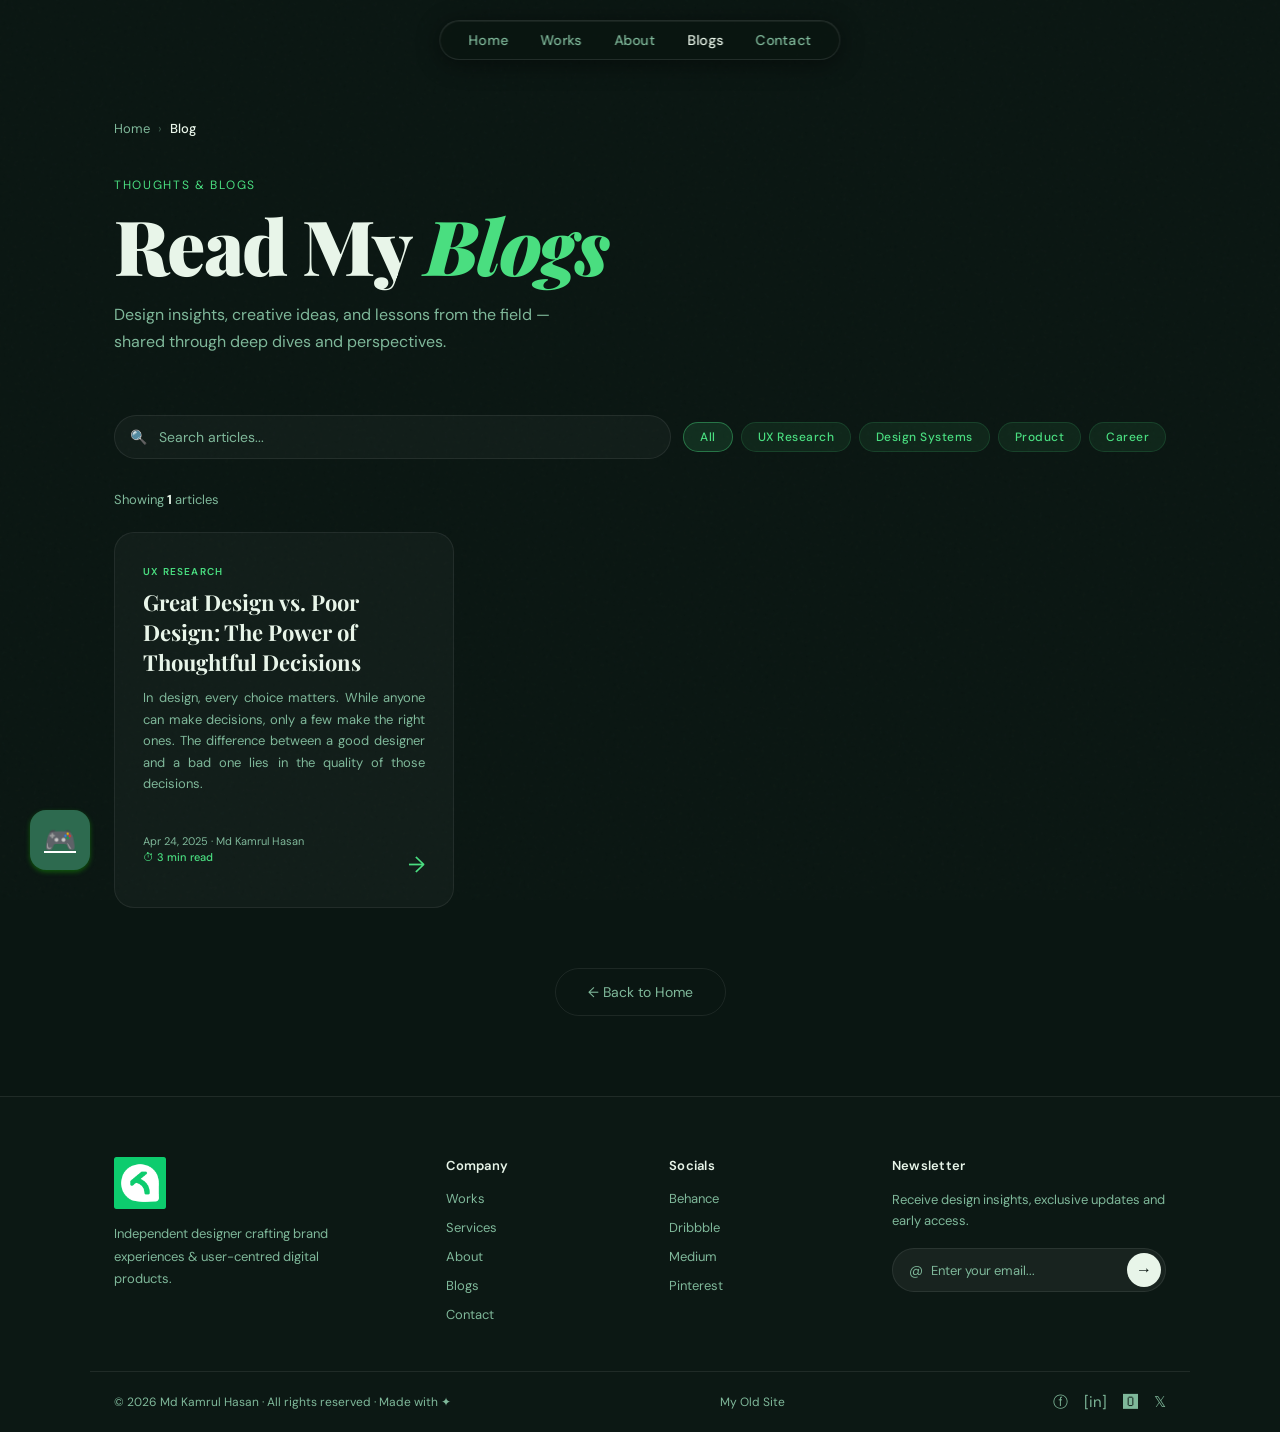
<file: blogs.html>
<!DOCTYPE html>
<html lang="en">

<head>
<meta charset="UTF-8">
<meta name="viewport" content="width=device-width, initial-scale=1.0">

<title>Ceative Kamrul</title>
<meta content="Graphics & Ui Ux Designer" name="description">
<meta content="creative Kamrul" name="Ui UX Designer Kamrul Hasan">

<!-- Google Fonts -->
<link rel="preconnect" href="https://fonts.googleapis.com">
<link href="https://fonts.googleapis.com/css2?family=Playfair+Display:wght@700;900&family=DM+Sans:wght@300;400;500&display=swap" rel="stylesheet">

<!--Links-->
<link rel="stylesheet" href="blogs.css">
<link rel="stylesheet" href="style.css">

<!-- Favicons -->
<link href="./assets/fav-icon/K.png" rel="icon">
<link href="./assets/fav-icon/K.png" rel="apple-touch-icon">

 <!--Start of Tawk.to Script-->
    <script type="text/javascript">
      var Tawk_API=Tawk_API||{}, Tawk_LoadStart=new Date();
      (function(){
      var s1=document.createElement("script"),s0=document.getElementsByTagName("script")[0];
      s1.async=true;
      s1.src='https://embed.tawk.to/67c7f20a02283919190169e9/1ilkqlqkn';
      s1.charset='UTF-8';
      s1.setAttribute('crossorigin','*');
      s0.parentNode.insertBefore(s1,s0);
      })();
      </script>
      <!--End of Tawk.to Script-->
      
</head>
<body>

 <!-- Fun Zone Button --> 
<a href="fun-zone.html" class="game-btn">
  <!-- <span class="btn-text">Fun zone</span> -->
  <span class="btn-icon">🎮</span>
</a>


<!-- NAV -->
<nav>
  <a href="./index.html">Home</a>
  <a href="./works.html">Works</a>
  <a href="./about.html">About</a>
  <a href="./blogs.html" class="active">Blogs</a>
  <a href="./contact.html">Contact</a>
</nav>

<div class="wrapper">

  <!-- BREADCRUMB -->
  <div class="breadcrumb">
    <a href="index.html">Home</a>
    <span class="breadcrumb-sep">›</span>
    <span class="breadcrumb-current">Blog</span>
  </div>

  <!-- HEADING -->
  <div class="page-heading">
    <div class="page-tag">Thoughts & Blogs</div>
    <h1 class="page-title">Read My <em>Blogs</em></h1>
    <p class="page-subtitle">Design insights, creative ideas, and lessons from the field — shared through deep dives and perspectives.</p>
  </div>


  <!-- SEARCH + FILTERS -->
  <div class="controls">
    <div class="search-wrap">
      <span class="search-icon">🔍</span>
      <input type="text" class="search-input" id="searchInput" placeholder="Search articles...">
    </div>
    <div class="filter-chips">
      <div class="chip active" data-filter="all">All</div>
      <div class="chip" data-filter="ux">UX Research</div>
      <div class="chip" data-filter="design-systems">Design Systems</div>
      <div class="chip" data-filter="product">Product</div>
      <div class="chip" data-filter="career">Career</div>
    </div>
  </div>

  <!-- RESULTS COUNT -->
  <div class="results-count" id="resultsCount">Showing <strong>1</strong> articles</div>

  <!-- BLOG GRID -->
  <div class="blog-grid" id="blogGrid">

    <a href="https://medium.com/@kxmrulhasan/great-design-vs-poor-design-the-power-of-thoughtful-decisions-8b65c30d95bb" target="_blank" class="blog-card" data-category="ux" data-title="Great Design vs. Poor Design: The Power of Thoughtful Decisions Ux recherch" style="animation-delay:.05s">
      <div class="blog-card-top">
        <div class="blog-card-cat">UX Research</div>
        <div class="blog-card-title">Great Design vs. Poor Design: The Power of Thoughtful Decisions</div>
        <p class="blog-card-excerpt" style="text-align: justify;">In design, every choice matters. While anyone can make decisions, only a few make the right ones. The difference between a good designer and a bad one lies in the quality of those decisions.</p>
      </div>
      <div class="blog-card-bottom">
        <div class="blog-card-meta">
          <span>Apr 24, 2025 · Md Kamrul Hasan</span>
          <span class="read-time">⏱ 3 min read</span>
        </div>
        <span class="blog-card-arrow">→</span>
      </div>
    </a>

    

  </div>

  <!-- NO RESULTS -->
  <div class="no-results" id="noResults">
    <div class="no-results-icon">✍️</div>
    <h3>No articles found</h3>
    <p>Try a different search or filter.</p>
  </div>

  <!-- BACK -->
  <div class="back-home">
    <a href="index.html" class="back-btn">← Back to Home</a>
  </div>

</div>

<!-- FOOTER -->
<footer>
  <div class="footer-main">
    <div class="footer-brand">
      <div class="footer-logo">
        <img src="./assets/fav-icon/K.png" alt="" width="52" height="52">
      </div>
      <p class="footer-brand-desc">Independent designer crafting brand experiences & user-centred digital products.</p>
    </div>

    <div class="footer-col">
      <div class="footer-col-title">Company</div>
      <a href="./works.html" class="footer-link">Works</a>
      <a href="#services" class="footer-link">Services</a>
      <a href="./about.html" class="footer-link">About</a>
      <a href="./blogs.html" class="footer-link">Blogs</a>
      <a href="./contact.html" class="footer-link">Contact</a>
    </div>

    <div class="footer-col">
      <div class="footer-col-title">Socials</div>
      <a href="https://www.behance.com/kxmrulhasan/" target="_blank" class="footer-link">Behance</a>
      <a href="https://www.dribbble.com/kxmrulhasan/" target="_blank" class="footer-link">Dribbble</a>
      <a href="https://medium.com/@kxmrulhasan" target="_blank" class="footer-link">Medium</a>
      <a href="https://www.pinterest.com/kxmrulhasan/" target="_blank" class="footer-link">Pinterest</a>
    </div>

    <div class="footer-col footer-newsletter">
      <div class="footer-col-title">Newsletter</div>
      <p class="footer-newsletter-desc">Receive design insights, exclusive updates and early access.</p>
      <div class="footer-input-wrap">
        <span class="footer-input-icon">@</span>
        <input type="email" id="newsletter-email" placeholder="Enter your email..." class="footer-input">
        <button class="footer-send-btn" id="newsletter-btn" aria-label="Subscribe" onclick="subscribeNewsletter()">→</button>
      </div>
      <div id="newsletter-msg" style="font-size:12px;margin-top:8px;display:none"></div>
    </div>
  </div>

  <div class="footer-bottom">
    <span>© 2026 Md Kamrul Hasan · All rights reserved · Made with ✦</span>
    <a href="https://old.creativekamrul.com/" target="_blank" style="color: var(--accent); text-decoration: none;">My Old Site</a>
    <div class="footer-bottom-right">
      <a href="https://www.facebook.com/kamruluxui/" target="_blank" class="footer-icon-link" title="facebook">ⓕ</a>
      <a href="https://www.linkedin.com/in/kxmrulhasan/" target="_blank" class="footer-icon-link" title="LinkedIn">[in]</a>
      <a href="https://www.Instagram.com/kamrul_ui/" target="_blank" class="footer-icon-link" title="Instagram">🅾</a>
      <a href="https://www.x.com/kxmrulhasan/" target="_blank" class="footer-icon-link" title="Twitter">𝕏</a>
    </div>
  </div>
</footer>

<script>
  const cards = document.querySelectorAll('.blog-card');
  const searchInput = document.getElementById('searchInput');
  const filterChips = document.querySelectorAll('.chip[data-filter]');
  const resultsCount = document.getElementById('resultsCount');
  const noResults = document.getElementById('noResults');

  let activeFilter = 'all';
  let searchQuery = '';

  function filterCards() {
    let visible = 0;
    cards.forEach(card => {
      const cat = card.dataset.category;
      const title = card.dataset.title;
      const matchFilter = activeFilter === 'all' || cat === activeFilter;
      const matchSearch = title.includes(searchQuery.toLowerCase());
      if (matchFilter && matchSearch) {
        card.classList.remove('hidden');
        visible++;
      } else {
        card.classList.add('hidden');
      }
    });
    resultsCount.innerHTML = `Showing <strong>${visible}</strong> article${visible !== 1 ? 's' : ''}`;
    noResults.classList.toggle('show', visible === 0);
  }

  filterChips.forEach(chip => {
    chip.addEventListener('click', () => {
      filterChips.forEach(c => c.classList.remove('active'));
      chip.classList.add('active');
      activeFilter = chip.dataset.filter;
      filterCards();
    });
  });

  searchInput.addEventListener('input', e => {
    searchQuery = e.target.value.trim();
    filterCards();
  });
</script>

<!-- ── Newsletter — Web3Forms ── -->
<script>
function subscribeNewsletter() {
  var input   = document.getElementById('newsletter-email');
  var btn     = document.getElementById('newsletter-btn');
  var msgDiv  = document.getElementById('newsletter-msg');
  var email   = input.value.trim();

  /* Validation */
  if (!email || !/^[^\s@]+@[^\s@]+\.[^\s@]+$/.test(email)) {
    input.style.borderColor = 'rgba(239,68,68,0.6)';
    msgDiv.style.display    = 'block';
    msgDiv.style.color      = '#f87171';
    msgDiv.textContent      = '⚠ Please enter a valid email address.';
    setTimeout(function() {
      input.style.borderColor = '';
      msgDiv.style.display    = 'none';
    }, 3000);
    return;
  }

  /* Loading */
  btn.textContent  = '…';
  btn.disabled     = true;
  input.disabled   = true;
  msgDiv.style.display = 'none';
  input.style.borderColor = '';

  /* Web3Forms API */
  fetch('https://api.web3forms.com/submit', {
    method:  'POST',
    headers: { 'Content-Type': 'application/json', 'Accept': 'application/json' },
    body: JSON.stringify({
      access_key: '0ace6903-fbb8-44cf-b396-d9fb36d3e1dd',
      subject:    '📧 New Newsletter Subscriber — Creative Kamrul',
      from_name:  'Newsletter',
      email:      email,
      message:    'New subscriber: ' + email + '\nTime: ' + new Date().toLocaleString('en-BD', { timeZone: 'Asia/Dhaka' })
    })
  })
  .then(function(res) { return res.json(); })
  .then(function(data) {
    if (data.success) {
      /* ✅ Success */
      input.value             = '';
      input.disabled          = false;
      btn.textContent         = '✓';
      btn.style.background    = '#4ade80';
      btn.style.color         = '#07100e';
      msgDiv.style.display    = 'block';
      msgDiv.style.color      = '#4ade80';
      msgDiv.textContent      = '✅ Subscribed! Thank you.';
      setTimeout(function() {
        btn.textContent      = '→';
        btn.style.background = '';
        btn.style.color      = '';
        btn.disabled         = false;
        msgDiv.style.display = 'none';
      }, 4000);
    } else {
      throw new Error(data.message || 'Submission failed');
    }
  })
  .catch(function(err) {
    console.error('Newsletter error:', err);
    /* ❌ Error */
    input.disabled          = false;
    btn.textContent         = '!';
    btn.style.background    = 'rgba(239,68,68,0.85)';
    btn.style.color         = '#fff';
    input.style.borderColor = 'rgba(239,68,68,0.6)';
    msgDiv.style.display    = 'block';
    msgDiv.style.color      = '#f87171';
    msgDiv.textContent      = '❌ Something went wrong. Please try again.';
    setTimeout(function() {
      btn.textContent         = '→';
      btn.style.background    = '';
      btn.style.color         = '';
      btn.disabled            = false;
      input.style.borderColor = '';
      msgDiv.style.display    = 'none';
    }, 4000);
  });
}

/* Enter key দিয়েও submit হবে */
document.getElementById('newsletter-email').addEventListener('keydown', function(e) {
  if (e.key === 'Enter') subscribeNewsletter();
});
</script>
</body>
</html>
</file>
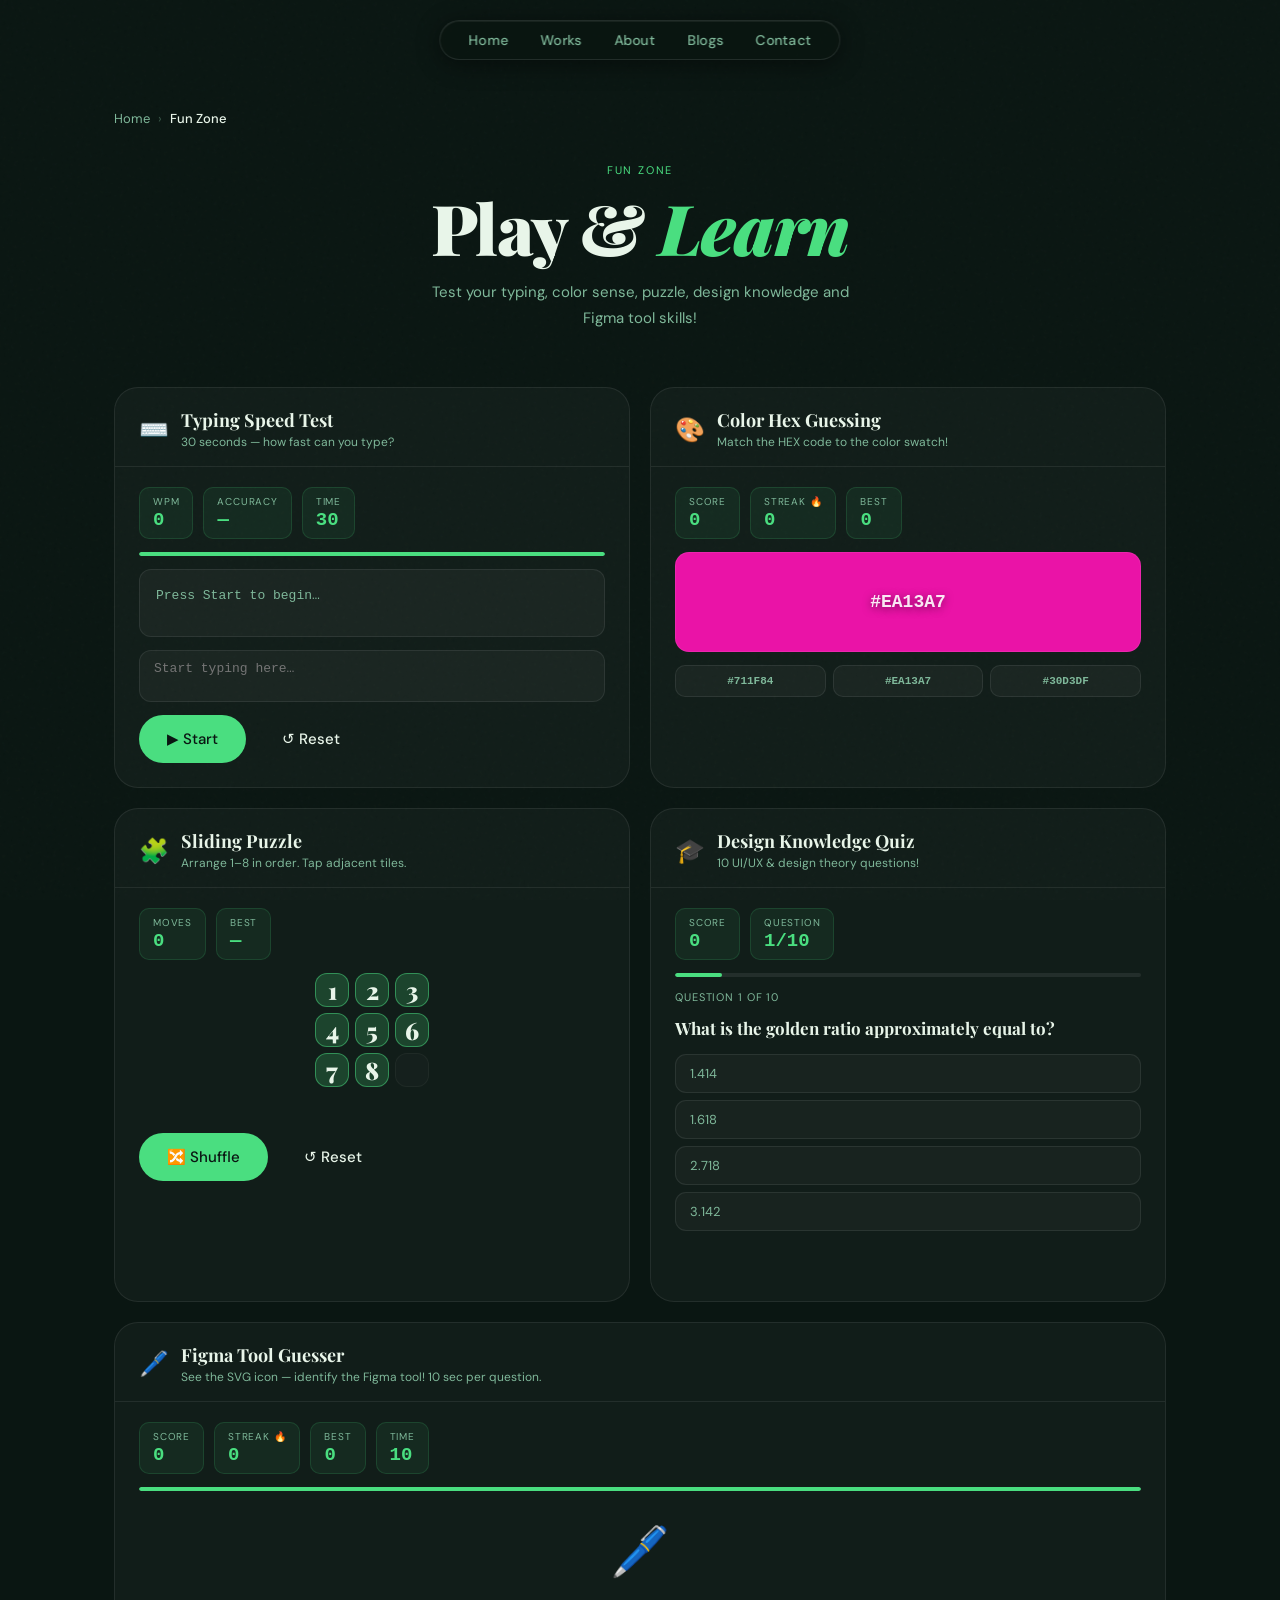
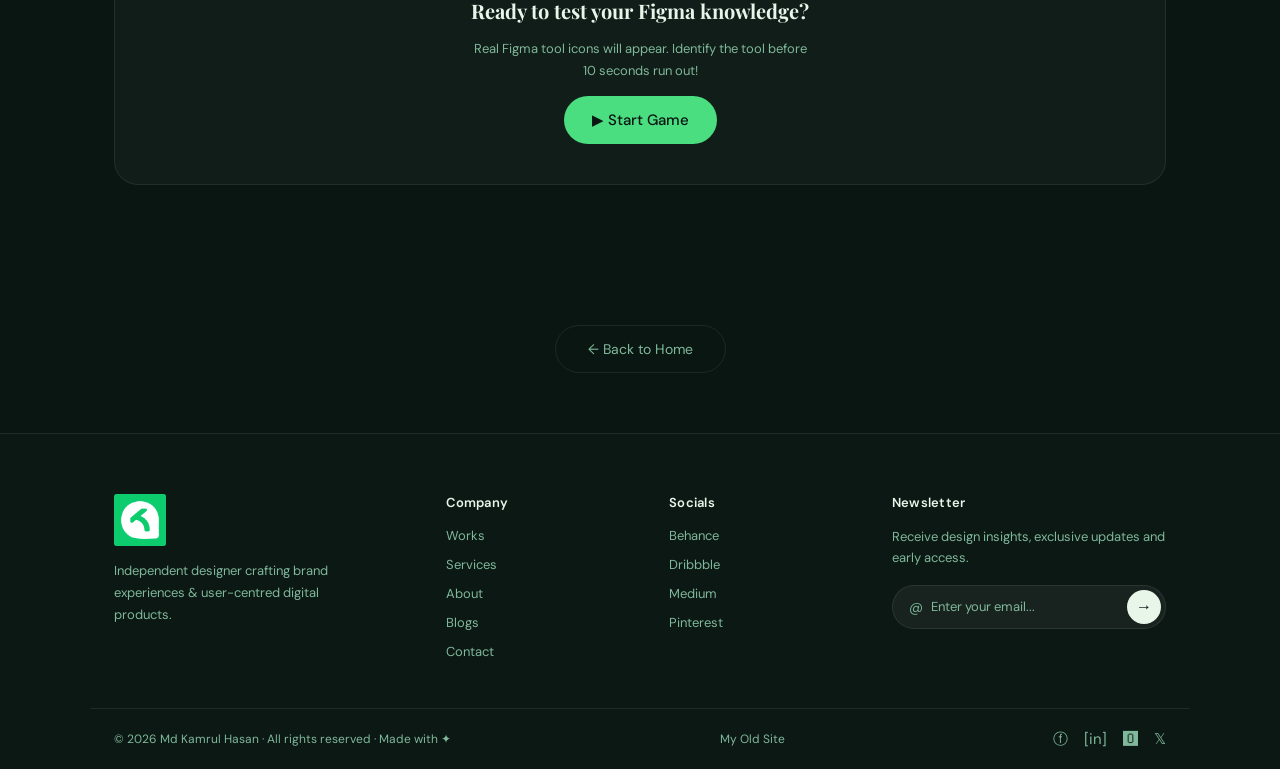
<file: fun-zone.html>
<!DOCTYPE html>
<html lang="en">

<head>
<meta charset="UTF-8">
<meta name="viewport" content="width=device-width, initial-scale=1.0">

<title>Ceative Kamrul</title>
<meta content="Graphics & Ui Ux Designer" name="description">
<meta content="creative Kamrul" name="Ui UX Designer Kamrul Hasan">

<!-- Google Fonts -->
<link rel="preconnect" href="https://fonts.googleapis.com">
<link href="https://fonts.googleapis.com/css2?family=Playfair+Display:wght@700;900&family=DM+Sans:wght@300;400;500&display=swap" rel="stylesheet">

<link rel="stylesheet" href="https://fonts.googleapis.com/css2?family=Material+Symbols+Outlined:opsz,wght,FILL,GRAD@20..48,100..700,0..1,-50..200&icon_names=arrow_outward" />

<!--Links-->
<link rel="stylesheet" href="fun-zone.css">
<link rel="stylesheet" href="style.css">

<!-- Favicons -->
<link href="./assets/fav-icon/K.png" rel="icon">
<link href="./assets/fav-icon/K.png" rel="apple-touch-icon">


</head>
<body>

<nav>
  <a href="./index.html">Home</a>
  <a href="./works.html">Works</a>
  <a href="./about.html">About</a>
  <a href="./blogs.html">Blogs</a>
  <a href="./contact.html">Contact</a>
</nav>

<div class="wrap">
  <div class="bc">
    <a href="index.html">Home</a>
    <span style="opacity:.4">›</span>
    <span style="color:var(--text);font-weight:500">Fun Zone</span>
  </div>

  <div class="page-tag">Fun Zone</div>
  <h1 class="page-title">Play &amp; <em>Learn</em></h1>
  <p class="page-sub">Test your typing, color sense, puzzle, design knowledge and Figma tool skills!</p>

  <!-- ── 2 col ── -->
  <div class="grid2">

    <!-- GAME 1: TYPING -->
    <div class="gcard">
      <div class="gcard-head"><span class="g-icon">⌨️</span><div><div class="g-title">Typing Speed Test</div><div class="g-desc">30 seconds — how fast can you type?</div></div></div>
      <div class="gbody">
        <div class="srow">
          <div class="sc"><span class="lbl">WPM</span><span class="val" id="t-wpm">0</span></div>
          <div class="sc"><span class="lbl">Accuracy</span><span class="val" id="t-acc">—</span></div>
          <div class="sc"><span class="lbl">Time</span><span class="val" id="t-time">30</span></div>
        </div>
        <div class="bar-wrap"><div class="bar" id="t-bar" style="width:100%"></div></div>
        <div id="t-pass"><span style="color:var(--muted);font-size:13px">Press Start to begin…</span></div>
        <textarea id="t-inp" rows="2" placeholder="Start typing here…" spellcheck="false" disabled></textarea>
        <div style="display:flex;gap:8px">
          <button class="btn btnP" onclick="tStart()">▶ Start</button>
          <button class="btn btnO" onclick="tReset()">↺ Reset</button>
        </div>
      </div>
    </div>

    <!-- GAME 2: COLOR -->
    <div class="gcard">
      <div class="gcard-head"><span class="g-icon">🎨</span><div><div class="g-title">Color Hex Guessing</div><div class="g-desc">Match the HEX code to the color swatch!</div></div></div>
      <div class="gbody">
        <div class="srow">
          <div class="sc"><span class="lbl">Score</span><span class="val" id="c-score">0</span></div>
          <div class="sc"><span class="lbl">Streak 🔥</span><span class="val" id="c-streak">0</span></div>
          <div class="sc"><span class="lbl">Best</span><span class="val" id="c-best">0</span></div>
        </div>
        <div class="c-sw" id="c-sw"></div>
        <div class="c-grid" id="c-grid"></div>
        <div class="fb" id="c-fb"></div>
      </div>
    </div>

    <!-- GAME 3: PUZZLE -->
    <div class="gcard">
      <div class="gcard-head"><span class="g-icon">🧩</span><div><div class="g-title">Sliding Puzzle</div><div class="g-desc">Arrange 1–8 in order. Tap adjacent tiles.</div></div></div>
      <div class="gbody">
        <div class="srow">
          <div class="sc"><span class="lbl">Moves</span><span class="val" id="p-moves">0</span></div>
          <div class="sc"><span class="lbl">Best</span><span class="val" id="p-best">—</span></div>
        </div>
        <div class="p-board" id="p-board"></div>
        <div id="p-status" style="font-size:13px;text-align:center;min-height:20px;color:var(--muted)"></div>
        <div style="display:flex;gap:8px">
          <button class="btn btnP" onclick="pShuffle()">🔀 Shuffle</button>
          <button class="btn btnO" onclick="pReset()">↺ Reset</button>
        </div>
      </div>
    </div>

    <!-- GAME 4: QUIZ -->
    <div class="gcard">
      <div class="gcard-head"><span class="g-icon">🎓</span><div><div class="g-title">Design Knowledge Quiz</div><div class="g-desc">10 UI/UX & design theory questions!</div></div></div>
      <div class="gbody">
        <div class="srow">
          <div class="sc"><span class="lbl">Score</span><span class="val" id="q-score">0</span></div>
          <div class="sc"><span class="lbl">Question</span><span class="val" id="q-num">1/10</span></div>
        </div>
        <div class="q-pb"><div class="q-pf" id="q-pf" style="width:10%"></div></div>
        <div style="font-size:11px;color:var(--muted);letter-spacing:.08em;text-transform:uppercase" id="q-lbl">Question 1 of 10</div>
        <div class="q-question" id="q-q"></div>
        <div class="q-opts" id="q-opts"></div>
        <div class="fb" id="q-fb"></div>
        <div id="q-res" style="display:none;text-align:center"></div>
        <div style="display:flex;gap:8px">
          <button class="btn btnP" id="q-next" onclick="qNext()" style="display:none">Next →</button>
          <button class="btn btnO" id="q-again" onclick="qStart()" style="display:none">↺ Play Again</button>
        </div>
      </div>
    </div>

  </div><!-- end grid2 -->

  <!-- GAME 5: FIGMA — full width -->
  <div class="grid1">
    <div class="gcard">
      <div class="gcard-head"><span class="g-icon">🖊️</span><div><div class="g-title">Figma Tool Guesser</div><div class="g-desc">See the SVG icon — identify the Figma tool! 10 sec per question.</div></div></div>
      <div class="gbody">
        <div class="srow">
          <div class="sc"><span class="lbl">Score</span><span class="val" id="f-score">0</span></div>
          <div class="sc"><span class="lbl">Streak 🔥</span><span class="val" id="f-streak">0</span></div>
          <div class="sc"><span class="lbl">Best</span><span class="val" id="f-best">0</span></div>
          <div class="sc"><span class="lbl">Time</span><span class="val" id="f-time">10</span></div>
        </div>
        <div class="bar-wrap"><div class="bar" id="f-bar" style="width:100%"></div></div>

        <!-- start -->
        <div class="center" id="f-start">
          <div style="font-size:48px">🖊️</div>
          <div style="font-family:'Playfair Display',serif;font-size:20px;font-weight:700">Ready to test your Figma knowledge?</div>
          <p style="color:var(--muted);font-size:13px;max-width:340px;line-height:1.7">Real Figma tool icons will appear. Identify the tool before 10 seconds run out!</p>
          <button class="btn btnP" onclick="fStart()">▶ Start Game</button>
        </div>

        <!-- game -->
        <div id="f-game" style="display:none">
          <div style="display:grid;grid-template-columns:1fr 1fr;gap:20px;align-items:center">
            <div class="fp">
              <div class="ftb">
                <div class="fdot" style="background:#ff5f57"></div>
                <div class="fdot" style="background:#febc2e"></div>
                <div class="fdot" style="background:#28c840"></div>
                <span style="font-size:10px;color:#555;margin-left:8px;font-family:'JetBrains Mono',monospace">Figma</span>
              </div>
              <div class="fcanvas">
                <div>
                  <div class="ficon" id="f-wrap">
                    <svg id="f-svg" viewBox="0 0 32 32" fill="none" xmlns="http://www.w3.org/2000/svg" width="58" height="58"></svg>
                  </div>
                  <div class="fhint" id="f-hint"></div>
                </div>
              </div>
              <div class="fsb">
                <span style="color:#444;font-size:10px">W 32  H 32</span>
                <span style="color:#444;font-size:10px" id="f-qnum">Q 1/10</span>
              </div>
            </div>
            <div>
              <div style="font-size:11px;color:var(--muted);letter-spacing:.1em;text-transform:uppercase;margin-bottom:12px;font-weight:600">Which Figma tool is this?</div>
              <div class="f-opts" id="f-opts"></div>
            </div>
          </div>
          <div class="fb" id="f-fb" style="margin-top:10px"></div>
        </div>

        <!-- result -->
        <div class="center" id="f-res" style="display:none">
          <div style="font-size:46px" id="f-emoji">🎉</div>
          <div class="big-score" id="f-rscore"></div>
          <div style="font-size:14px;color:var(--muted)" id="f-rmsg"></div>
          <div style="display:flex;gap:8px">
            <button class="btn btnP" onclick="fStart()">▶ Play Again</button>
            <button class="btn btnO" onclick="fReview()">📋 Review</button>
          </div>
        </div>

        <!-- review -->
        <div id="f-rev" style="display:none">
          <div style="font-size:13px;font-weight:600;margin-bottom:10px">Your Answers</div>
          <div id="f-rev-list" style="display:flex;flex-direction:column;gap:7px"></div>
          <button class="btn btnO" style="margin-top:14px" onclick="fStart()">▶ Play Again</button>
        </div>

      </div>
    </div>
  </div><!-- end grid1 -->

</div><!-- end wrap -->

  <!-- BACK -->
  <div class="back-to-home">
    <a href="index.html" class="back-btn">← Back to Home</a>
  </div>

<!-- FOOTER -->
<footer>
  <div class="footer-main">
    <div class="footer-brand">
      <div class="footer-logo">
        <img src="./assets/fav-icon/K.png" alt="" width="52" height="52">
      </div>
      <p class="footer-brand-desc">Independent designer crafting brand experiences & user-centred digital products.</p>
    </div>

    <div class="footer-col">
      <div class="footer-col-title">Company</div>
      <a href="./works.html" class="footer-link">Works</a>
      <a href="#services" class="footer-link">Services</a>
      <a href="./about.html" class="footer-link">About</a>
      <a href="./blogs.html" class="footer-link">Blogs</a>
      <a href="./contact.html" class="footer-link">Contact</a>
    </div>

    <div class="footer-col">
      <div class="footer-col-title">Socials</div>
      <a href="https://www.behance.com/kxmrulhasan/" target="_blank" class="footer-link">Behance</a>
      <a href="https://www.dribbble.com/kxmrulhasan/" target="_blank" class="footer-link">Dribbble</a>
      <a href="https://medium.com/@kxmrulhasan" target="_blank" class="footer-link">Medium</a>
      <a href="https://www.pinterest.com/kxmrulhasan/" target="_blank" class="footer-link">Pinterest</a>
    </div>

    <div class="footer-col footer-newsletter">
      <div class="footer-col-title">Newsletter</div>
      <p class="footer-newsletter-desc">Receive design insights, exclusive updates and early access.</p>
      <div class="footer-input-wrap">
        <span class="footer-input-icon">@</span>
        <input type="email" id="newsletter-email" placeholder="Enter your email..." class="footer-input">
        <button class="footer-send-btn" id="newsletter-btn" aria-label="Subscribe" onclick="subscribeNewsletter()">→</button>
      </div>
      <div id="newsletter-msg" style="font-size:12px;margin-top:8px;display:none"></div>
    </div>
  </div>

  <div class="footer-bottom">
    <span>© 2026 Md Kamrul Hasan · All rights reserved · Made with ✦</span>
    <a href="https://old.creativekamrul.com/" target="_blank" style="color: var(--accent); text-decoration: none;">My Old Site</a>
    <div class="footer-bottom-right">
      <a href="https://www.facebook.com/kamruluxui/" target="_blank" class="footer-icon-link" title="facebook">ⓕ</a>
      <a href="https://www.linkedin.com/in/kxmrulhasan/" target="_blank" class="footer-icon-link" title="LinkedIn">[in]</a>
      <a href="https://www.Instagram.com/kamrul_ui/" target="_blank" class="footer-icon-link" title="Instagram">🅾</a>
      <a href="https://www.x.com/kxmrulhasan/" target="_blank" class="footer-icon-link" title="Twitter">𝕏</a>
    </div>
  </div>
</footer>

<script>
/* ── helpers ── */
var $ = function(id){ return document.getElementById(id); };
function rHex(){ return '#'+Math.floor(Math.random()*16777215).toString(16).padStart(6,'0').toUpperCase(); }
function shuf(a){ return a.slice().sort(function(){return Math.random()-.5;}); }

/* ══ TYPING ══ */
var TP=['The best designers understand that design is not just about making things look pretty, but about solving real problems for real people.',
'Good UX design is invisible. When users complete their tasks without noticing the interface, the designer has done their job well.',
'White space is not empty space. It is a powerful design tool that gives content room to breathe and guides the user eye across the page.',
'Typography is the backbone of design. A well chosen typeface communicates personality, emotion, and hierarchy without any images needed.',
'Design systems are living documents. They evolve with the product and team, providing consistency while allowing for creative freedom.'];
var tTmr=null,tOn=false,tLeft=30,tPass='';

function tDraw(v){
  v=v||'';
  var h='';
  for(var i=0;i<tPass.length;i++){
    var c='tc';
    if(i<v.length) c+=v[i]===tPass[i]?' ok':' bad';
    else if(i===v.length) c+=' cur';
    h+='<span class="'+c+'">'+tPass[i]+'</span>';
  }
  $('t-pass').innerHTML=h;
}

function tStart(){
  tReset();
  tPass=TP[Math.floor(Math.random()*TP.length)];
  tDraw();
  var inp=$('t-inp');
  inp.disabled=false; inp.value=''; inp.focus(); tOn=false;
  inp.oninput=function(){
    if(!tOn){
      tOn=true;
      tTmr=setInterval(function(){
        tLeft--;
        $('t-time').textContent=tLeft;
        $('t-bar').style.width=(tLeft/30*100)+'%';
        $('t-bar').style.background=tLeft<8?'#f87171':tLeft<15?'#fbbf24':'var(--green)';
        if(tLeft<=0){clearInterval(tTmr);tEnd();}
      },1000);
    }
    var v=inp.value;
    tDraw(v);
    var ok=v.split('').filter(function(c,i){return c===tPass[i];}).length;
    var elapsed=30-tLeft+1;
    $('t-wpm').textContent=elapsed>0?Math.round((ok/5)/(elapsed/60)):0;
    $('t-acc').textContent=v.length>0?Math.round(ok/v.length*100)+'%':'—';
  };
}

function tEnd(){
  $('t-inp').disabled=true;
  var v=$('t-inp').value;
  var ok=v.split('').filter(function(c,i){return c===tPass[i];}).length;
  $('t-wpm').textContent=Math.round((ok/5)/(30/60));
  $('t-acc').textContent=v.length>0?Math.round(ok/v.length*100)+'%':'0%';
}

function tReset(){
  clearInterval(tTmr); tLeft=30; tOn=false;
  $('t-wpm').textContent='0'; $('t-acc').textContent='—'; $('t-time').textContent='30';
  $('t-bar').style.width='100%'; $('t-bar').style.background='var(--green)';
  $('t-pass').innerHTML='<span style="color:var(--muted);font-size:13px">Press Start to begin…</span>';
  var i=$('t-inp'); i.value=''; i.disabled=true; i.oninput=null;
}
tReset();

/* ══ COLOR ══ */
var cSc=0,cSt=0,cBe=0,cAns='';
function cRound(){
  cAns=rHex();
  var opts=shuf([cAns,rHex(),rHex()]);
  $('c-sw').style.background=cAns; $('c-sw').textContent=cAns;
  $('c-fb').textContent='';
  var g=$('c-grid'); g.innerHTML='';
  opts.forEach(function(h){
    var b=document.createElement('div');
    b.className='c-opt'; b.textContent=h;
    b.onclick=function(){cCheck(h,b);};
    g.appendChild(b);
  });
}
function cCheck(chosen,btn){
  document.querySelectorAll('.c-opt').forEach(function(b){b.onclick=null;});
  if(chosen===cAns){
    btn.classList.add('ok'); cSc++; cSt++;
    if(cSt>cBe) cBe=cSt;
    $('c-fb').style.color='var(--green)'; $('c-fb').textContent='✓ Correct! 🎨';
  } else {
    btn.classList.add('bad'); cSt=0;
    document.querySelectorAll('.c-opt').forEach(function(b){if(b.textContent===cAns) b.classList.add('ok');});
    $('c-fb').style.color='#f87171'; $('c-fb').textContent='✗ Wrong! Was: '+cAns;
  }
  $('c-score').textContent=cSc; $('c-streak').textContent=cSt; $('c-best').textContent=cBe;
  setTimeout(cRound,1200);
}
cRound();

/* ══ PUZZLE ══ */
var pTl=[1,2,3,4,5,6,7,8,0],pMv=0,pBK='pBest';
function pBGet(){return localStorage.getItem(pBK)||'—';}
function pBSet(v){var c=localStorage.getItem(pBK);if(!c||v<parseInt(c))localStorage.setItem(pBK,v);}
function pDraw(){
  var b=$('p-board'); b.innerHTML='';
  var goal=[1,2,3,4,5,6,7,8,0];
  pTl.forEach(function(v,i){
    var t=document.createElement('div');
    t.className='p-tile'+(v===0?' mt':'')+(v!==0&&v===goal[i]?' wn':'');
    if(v!==0){t.textContent=v;(function(idx){t.onclick=function(){pMove(idx);};})(i);}
    b.appendChild(t);
  });
  $('p-moves').textContent=pMv; $('p-best').textContent=pBGet();
}
function pMove(i){
  var e=pTl.indexOf(0);
  var r=Math.floor(i/3),c=i%3,er=Math.floor(e/3),ec=e%3;
  if(!((r===er&&Math.abs(c-ec)===1)||(c===ec&&Math.abs(r-er)===1))) return;
  var tmp=pTl[i]; pTl[i]=pTl[e]; pTl[e]=tmp;
  pMv++; pDraw();
  if(pTl.join('')==='123456780'){
    pBSet(pMv);
    $('p-status').style.color='var(--green)';
    $('p-status').textContent='🎉 Solved in '+pMv+' moves!';
  }
}
function pSolvable(a){var inv=0;for(var i=0;i<8;i++)for(var j=i+1;j<9;j++)if(a[j]&&a[i]&&a[i]>a[j])inv++;return inv%2===0;}
function pShuffle(){
  var a;
  do{a=[1,2,3,4,5,6,7,8,0].sort(function(){return Math.random()-.5;});}
  while(!pSolvable(a)||a.join('')==='123456780');
  pTl=a; pMv=0; $('p-status').textContent=''; pDraw();
}
function pReset(){pTl=[1,2,3,4,5,6,7,8,0];pMv=0;$('p-status').textContent='';pDraw();}
pDraw();

/* ══ QUIZ ══ */
var QD=[
  {q:"What does 'kerning' refer to in typography?",o:["Line height between rows","Spacing between specific letter pairs","Font weight variation","Baseline alignment"],a:1,e:"Kerning adjusts space between specific character pairs for visual harmony."},
  {q:"Which Gestalt principle groups nearby elements together?",o:["Similarity","Closure","Proximity","Continuity"],a:2,e:"Proximity — elements close to each other appear related perceptually."},
  {q:"What is the golden ratio approximately equal to?",o:["1.414","1.618","2.718","3.142"],a:1,e:"The golden ratio φ ≈ 1.618, widely used in layout and composition."},
  {q:"In UX, 'affordance' means:",o:["A design loading speed","A visual cue suggesting how to interact","The color contrast ratio","Number of user clicks"],a:1,e:"Affordance signals how an element should be used — e.g. a button looks pressable."},
  {q:"Minimum contrast ratio for normal text per WCAG AA?",o:["2:1","3:1","4.5:1","7:1"],a:2,e:"WCAG AA requires 4.5:1 contrast for normal text to ensure readability."},
  {q:"Which color model is used for screen displays?",o:["CMYK","Pantone","RGB","HSL only"],a:2,e:"RGB (Red, Green, Blue) is the additive model used for digital screens."},
  {q:"The F-pattern in UX describes:",o:["A navigation layout","How users visually scan web content","A CSS grid technique","A user persona type"],a:1,e:"Eye-tracking shows users scan pages in an F-shape — top then down the left side."},
  {q:"Visual hierarchy means:",o:["A team org chart","Using only color gradients","Arranging elements to guide attention by importance","A Figma plugin"],a:2,e:"Visual hierarchy uses size, color, contrast and position to direct attention."},
  {q:"Responsive design primarily addresses:",o:["Load time optimization","Adapting layouts across screen sizes","Adding animations","Using dark mode"],a:1,e:"Responsive design ensures layouts adapt fluidly to different device widths."},
  {q:"Nielsen heuristic Visibility of system status means:",o:["Prevent errors first","Always keep users informed via feedback","Give user full control","Be consistent always"],a:1,e:"Heuristic #1: Keep users informed about what is going on with appropriate feedback."}
];
var qIdx=0,qSc=0,qDone=false,qQ=[];

function qStart(){
  qIdx=0; qSc=0; qDone=false;
  qQ=shuf(QD).slice(0,10);
  $('q-score').textContent='0';
  $('q-res').style.display='none';
  $('q-next').style.display='none';
  $('q-again').style.display='none';
  qDraw();
}

function qDraw(){
  var d=qQ[qIdx];
  $('q-lbl').textContent='Question '+(qIdx+1)+' of '+qQ.length;
  $('q-num').textContent=(qIdx+1)+'/'+qQ.length;
  $('q-pf').style.width=((qIdx+1)/qQ.length*100)+'%';
  $('q-q').textContent=d.q;
  $('q-fb').textContent=''; $('q-next').style.display='none';
  qDone=false;
  var ot=$('q-opts'); ot.innerHTML='';
  d.o.forEach(function(opt,i){
    var b=document.createElement('div');
    b.className='q-opt'; b.textContent=opt;
    (function(idx,el){b.onclick=function(){qAns(idx,el);};})(i,b);
    ot.appendChild(b);
  });
}

function qAns(chosen,btn){
  if(qDone) return;
  qDone=true;
  var d=qQ[qIdx];
  document.querySelectorAll('.q-opt').forEach(function(b){b.setAttribute('disabled','true');b.onclick=null;});
  if(chosen===d.a){
    btn.classList.add('ok'); qSc++;
    $('q-score').textContent=qSc;
    $('q-fb').style.color='var(--green)'; $('q-fb').textContent='✓ '+d.e;
  } else {
    btn.classList.add('bad');
    document.querySelectorAll('.q-opt')[d.a].classList.add('ok');
    $('q-fb').style.color='#f87171'; $('q-fb').textContent='✗ '+d.e;
  }
  if(qIdx<qQ.length-1){
    $('q-next').style.display='inline-flex';
  } else {
    setTimeout(qResult,900);
  }
}

function qNext(){qIdx++;qDraw();}

function qResult(){
  $('q-opts').innerHTML=''; $('q-fb').textContent=''; $('q-next').style.display='none';
  var pct=Math.round(qSc/qQ.length*100);
  var msg=pct>=80?'🏆 Design Master!':pct>=60?'🎨 Solid Designer!':pct>=40?'📚 Keep Learning!':'🌱 Just Getting Started!';
  var r=$('q-res'); r.style.display='block';
  r.innerHTML='<div class="big-score">'+qSc+'/'+qQ.length+'</div><div style="color:var(--muted);font-size:14px;margin-top:6px">'+pct+'% · '+msg+'</div>';
  $('q-again').style.display='inline-flex';
}
qStart();

/* ══ FIGMA ══ */
var FT=[
  {n:'Move Tool',k:'V',h:'Select & move layers',w:['Scale Tool','Hand Tool','Frame Tool','Pen Tool'],
   s:'<path d="M8 4L8 22L12 18L15 25L17 24L14 17L20 17Z" fill="#e8f5e9" stroke="rgba(74,222,128,.6)" stroke-width="1"/>'},
  {n:'Frame Tool',k:'F',h:'Create frames / artboards',w:['Slice Tool','Rectangle Tool','Component Tool','Section Tool'],
   s:'<rect x="6" y="6" width="20" height="20" rx="2" stroke="#4ade80" stroke-width="1.8" fill="none"/><line x1="6" y1="11" x2="26" y2="11" stroke="#4ade80" stroke-width="1.2" opacity=".5"/><line x1="11" y1="6" x2="11" y2="26" stroke="#4ade80" stroke-width="1.2" opacity=".5"/>'},
  {n:'Pen Tool',k:'P',h:'Draw vector paths',w:['Pencil Tool','Brush Tool','Path Tool','Anchor Tool'],
   s:'<path d="M8 24L14 12L20 18L26 6" stroke="#4ade80" stroke-width="2" fill="none" stroke-linecap="round"/><circle cx="14" cy="12" r="2.5" fill="#4ade80"/><circle cx="20" cy="18" r="2.5" fill="#4ade80"/><line x1="22" y1="22" x2="28" y2="28" stroke="#e8f5e9" stroke-width="2" stroke-linecap="round"/>'},
  {n:'Text Tool',k:'T',h:'Add & edit text layers',w:['Font Tool','Label Tool','Heading Tool','Type Tool'],
   s:'<text x="16" y="23" font-size="22" font-weight="900" text-anchor="middle" fill="#4ade80" font-family="serif">T</text><line x1="6" y1="27" x2="26" y2="27" stroke="rgba(74,222,128,.4)" stroke-width="1.5"/>'},
  {n:'Rectangle Tool',k:'R',h:'Draw rectangles & squares',w:['Frame Tool','Shape Tool','Box Tool','Section Tool'],
   s:'<rect x="7" y="9" width="18" height="14" rx="1.5" stroke="#4ade80" stroke-width="2" fill="rgba(74,222,128,.08)"/>'},
  {n:'Ellipse Tool',k:'O',h:'Draw circles & ellipses',w:['Circle Tool','Oval Tool','Round Tool','Arc Tool'],
   s:'<ellipse cx="16" cy="16" rx="11" ry="9" stroke="#4ade80" stroke-width="2" fill="rgba(74,222,128,.08)"/>'},
  {n:'Hand Tool',k:'H',h:'Pan around the canvas',w:['Grab Tool','Pan Tool','Scroll Tool','Move Tool'],
   s:'<path d="M12 22V12a2 2 0 0 1 4 0v4a2 2 0 0 1 4 0v2a2 2 0 0 1 4 0v2c0 3-2 5-5 5h-4c-2 0-3-1-3-3z" stroke="#4ade80" stroke-width="1.8" fill="rgba(74,222,128,.08)" stroke-linejoin="round"/>'},
  {n:'Scale Tool',k:'K',h:'Scale objects proportionally',w:['Resize Tool','Transform Tool','Move Tool','Stretch Tool'],
   s:'<path d="M8 8L24 8L24 24" stroke="#4ade80" stroke-width="2" stroke-linecap="round"/><path d="M8 8L20 20" stroke="#4ade80" stroke-width="2" stroke-linecap="round"/>'},
  {n:'Slice Tool',k:'S',h:'Export specific areas',w:['Crop Tool','Cut Tool','Export Tool','Frame Tool'],
   s:'<rect x="7" y="7" width="18" height="18" rx="1" stroke="rgba(74,222,128,.3)" stroke-width="1.5" stroke-dasharray="3 2" fill="none"/><line x1="7" y1="16" x2="25" y2="16" stroke="#4ade80" stroke-width="1.8" stroke-dasharray="3 2"/><line x1="16" y1="7" x2="16" y2="25" stroke="#4ade80" stroke-width="1.8" stroke-dasharray="3 2"/>'},
  {n:'Pencil Tool',k:'Shift+P',h:'Freehand drawing',w:['Pen Tool','Brush Tool','Draw Tool','Marker Tool'],
   s:'<path d="M9 23L10 18L22 6L26 10L14 22Z" fill="rgba(74,222,128,.1)" stroke="#4ade80" stroke-width="1.8" stroke-linejoin="round"/><line x1="10" y1="18" x2="14" y2="22" stroke="#4ade80" stroke-width="1.5"/>'},
  {n:'Zoom Tool',k:'Z',h:'Zoom in & out on canvas',w:['Magnify Tool','Scale Tool','Focus Tool','View Tool'],
   s:'<circle cx="14" cy="14" r="8" stroke="#4ade80" stroke-width="2" fill="rgba(74,222,128,.06)"/><line x1="20" y1="20" x2="27" y2="27" stroke="#4ade80" stroke-width="2.5" stroke-linecap="round"/><line x1="11" y1="14" x2="17" y2="14" stroke="#4ade80" stroke-width="1.8" stroke-linecap="round"/><line x1="14" y1="11" x2="14" y2="17" stroke="#4ade80" stroke-width="1.8" stroke-linecap="round"/>'},
  {n:'Comment Tool',k:'C',h:'Leave comments on designs',w:['Note Tool','Annotate Tool','Mark Tool','Tag Tool'],
   s:'<path d="M6 8h20a1 1 0 0 1 1 1v12a1 1 0 0 1-1 1H10l-5 4V9a1 1 0 0 1 1-1z" stroke="#4ade80" stroke-width="1.8" fill="rgba(74,222,128,.08)" stroke-linejoin="round"/><circle cx="12" cy="14" r="1.5" fill="#4ade80"/><circle cx="16" cy="14" r="1.5" fill="#4ade80"/><circle cx="20" cy="14" r="1.5" fill="#4ade80"/>'}
];

var fSc=0,fSt=0,fBe=0,fQi=0,fDone=false,fTmr=null,fLeft=10,fSh=[],fHist=[];

function fStart(){
  fSc=0;fSt=0;fQi=0;fDone=false;fHist=[];
  $('f-score').textContent='0';$('f-streak').textContent='0';
  $('f-start').style.display='none';
  $('f-res').style.display='none';
  $('f-rev').style.display='none';
  $('f-game').style.display='block';
  fSh=shuf(FT).slice(0,10);
  fDraw();
}

function fDraw(){
  if(fQi>=fSh.length){fEnd();return;}
  fDone=false;
  var t=fSh[fQi];
  $('f-svg').innerHTML=t.s;
  $('f-hint').textContent=t.h;
  $('f-fb').textContent='';
  $('f-qnum').textContent='Q '+(fQi+1)+'/'+fSh.length;

  var w=$('f-wrap');
  w.style.animation='none'; w.offsetHeight; w.style.animation='pop .3s cubic-bezier(.34,1.56,.64,1) both';

  var wrong=shuf(t.w).slice(0,3);
  var opts=shuf([t.n].concat(wrong));
  var keys=['A','B','C','D'];
  var g=$('f-opts'); g.innerHTML='';
  opts.forEach(function(opt,i){
    var b=document.createElement('div');
    b.className='f-opt';
    b.innerHTML='<span class="fkey">'+keys[i]+'</span>'+opt;
    (function(o,el){b.onclick=function(){fCheck(o,el,t);};})(opt,b);
    g.appendChild(b);
  });

  clearInterval(fTmr);
  fLeft=10; fTick();
  fTmr=setInterval(function(){
    fLeft--;fTick();
    if(fLeft<=0){clearInterval(fTmr);if(!fDone)fTimeout(t);}
  },1000);
}

function fTick(){
  $('f-time').textContent=fLeft;
  $('f-bar').style.width=(fLeft/10*100)+'%';
  $('f-bar').style.background=fLeft<=3?'#f87171':fLeft<=5?'#fbbf24':'var(--green)';
}

function fCheck(chosen,btn,tool){
  if(fDone) return;
  fDone=true; clearInterval(fTmr);
  document.querySelectorAll('.f-opt').forEach(function(b){b.classList.add('dis');b.onclick=null;});
  if(chosen===tool.n){
    btn.classList.add('ok'); fSc++;fSt++;
    if(fSt>fBe) fBe=fSt;
    $('f-fb').style.color='var(--green)';
    $('f-fb').textContent='✓ Correct! Shortcut: '+tool.k;
    fHist.push({t:tool,ok:true});
  } else {
    btn.classList.add('bad'); fSt=0;
    document.querySelectorAll('.f-opt').forEach(function(b){if(b.textContent.trim().replace(/^[A-D]/,'').trim()===tool.n) b.classList.add('ok');});
    $('f-fb').style.color='#f87171';
    $('f-fb').textContent='✗ It was '+tool.n+' ('+tool.k+')';
    fHist.push({t:tool,ok:false});
  }
  $('f-score').textContent=fSc;$('f-streak').textContent=fSt;$('f-best').textContent=fBe;
  setTimeout(function(){fQi++;fDraw();},1100);
}

function fTimeout(tool){
  fDone=true; fSt=0;
  document.querySelectorAll('.f-opt').forEach(function(b){
    b.classList.add('dis');b.onclick=null;
    if(b.textContent.trim().replace(/^[A-D]/,'').trim()===tool.n) b.classList.add('ok');
  });
  $('f-fb').style.color='#fbbf24';
  $('f-fb').textContent='⏰ Time\'s up! It was '+tool.n+' ('+tool.k+')';
  $('f-streak').textContent=0;
  fHist.push({t:tool,ok:false});
  setTimeout(function(){fQi++;fDraw();},1200);
}

function fEnd(){
  clearInterval(fTmr);
  $('f-game').style.display='none';
  $('f-res').style.display='flex';
  var pct=Math.round(fSc/fSh.length*100);
  var em=pct>=90?'🏆':pct>=70?'🎨':pct>=50?'📚':'🌱';
  var msg=pct>=90?'Figma Legend!':pct>=70?'Great job! You know Figma well.':pct>=50?'Not bad! Keep practising.':'Time to open Figma and explore!';
  $('f-emoji').textContent=em;
  $('f-rscore').textContent=fSc+'/'+fSh.length;
  $('f-rmsg').textContent=pct+'% correct · '+msg;
}

function fReview(){
  $('f-res').style.display='none';
  $('f-rev').style.display='block';
  var l=$('f-rev-list'); l.innerHTML='';
  fHist.forEach(function(h){
    var d=document.createElement('div');
    d.style.cssText='display:flex;align-items:center;gap:10px;padding:9px 14px;border-radius:10px;font-size:13px;background:'+(h.ok?'rgba(74,222,128,.07)':'rgba(248,113,113,.07)')+';border:1px solid '+(h.ok?'rgba(74,222,128,.2)':'rgba(248,113,113,.2)');
    d.innerHTML='<span>'+(h.ok?'✓':'✗')+'</span><span style="flex:1;color:var(--text)">'+h.t.n+'</span><span style="color:var(--muted);font-family:monospace;font-size:11px">'+h.t.k+'</span>';
    l.appendChild(d);
  });
}
</script>
<!-- ── Newsletter — Web3Forms ── -->
<script>
function subscribeNewsletter() {
  var input   = document.getElementById('newsletter-email');
  var btn     = document.getElementById('newsletter-btn');
  var msgDiv  = document.getElementById('newsletter-msg');
  var email   = input.value.trim();

  /* Validation */
  if (!email || !/^[^\s@]+@[^\s@]+\.[^\s@]+$/.test(email)) {
    input.style.borderColor = 'rgba(239,68,68,0.6)';
    msgDiv.style.display    = 'block';
    msgDiv.style.color      = '#f87171';
    msgDiv.textContent      = '⚠ Please enter a valid email address.';
    setTimeout(function() {
      input.style.borderColor = '';
      msgDiv.style.display    = 'none';
    }, 3000);
    return;
  }

  /* Loading */
  btn.textContent  = '…';
  btn.disabled     = true;
  input.disabled   = true;
  msgDiv.style.display = 'none';
  input.style.borderColor = '';

  /* Web3Forms API */
  fetch('https://api.web3forms.com/submit', {
    method:  'POST',
    headers: { 'Content-Type': 'application/json', 'Accept': 'application/json' },
    body: JSON.stringify({
      access_key: '0ace6903-fbb8-44cf-b396-d9fb36d3e1dd',
      subject:    '📧 New Newsletter Subscriber — Creative Kamrul',
      from_name:  'Newsletter',
      email:      email,
      message:    'New subscriber: ' + email + '\nTime: ' + new Date().toLocaleString('en-BD', { timeZone: 'Asia/Dhaka' })
    })
  })
  .then(function(res) { return res.json(); })
  .then(function(data) {
    if (data.success) {
      /* ✅ Success */
      input.value             = '';
      input.disabled          = false;
      btn.textContent         = '✓';
      btn.style.background    = '#4ade80';
      btn.style.color         = '#07100e';
      msgDiv.style.display    = 'block';
      msgDiv.style.color      = '#4ade80';
      msgDiv.textContent      = '✅ Subscribed! Thank you.';
      setTimeout(function() {
        btn.textContent      = '→';
        btn.style.background = '';
        btn.style.color      = '';
        btn.disabled         = false;
        msgDiv.style.display = 'none';
      }, 4000);
    } else {
      throw new Error(data.message || 'Submission failed');
    }
  })
  .catch(function(err) {
    console.error('Newsletter error:', err);
    /* ❌ Error */
    input.disabled          = false;
    btn.textContent         = '!';
    btn.style.background    = 'rgba(239,68,68,0.85)';
    btn.style.color         = '#fff';
    input.style.borderColor = 'rgba(239,68,68,0.6)';
    msgDiv.style.display    = 'block';
    msgDiv.style.color      = '#f87171';
    msgDiv.textContent      = '❌ Something went wrong. Please try again.';
    setTimeout(function() {
      btn.textContent         = '→';
      btn.style.background    = '';
      btn.style.color         = '';
      btn.disabled            = false;
      input.style.borderColor = '';
      msgDiv.style.display    = 'none';
    }, 4000);
  });
}

/* Enter key */
document.getElementById('newsletter-email').addEventListener('keydown', function(e) {
  if (e.key === 'Enter') subscribeNewsletter();
});
</script>

</body>
</html>
</file>
<file: about me.css>
:root {
    --bg: #0a1612;
    --green: #4ade80;
    --green-dim: rgba(74,222,128,0.12);
    --text: #e8f5e9;
    --muted: #7fb89a;
    --border: rgba(255,255,255,0.07);
    --card: rgba(255,255,255,0.03);
  }

  *, *::before, *::after { box-sizing: border-box; margin: 0; padding: 0; }
  html { scroll-behavior: smooth; }

  body {
    background: var(--bg);
    color: var(--text);
    font-family: 'DM Sans', sans-serif;
    overflow-x: hidden;
  }

  /* noise */
  body::before {
    content: '';
    position: fixed; inset: 0;
    background-image: url("data:image/svg+xml,%3Csvg viewBox='0 0 256 256' xmlns='http://www.w3.org/2000/svg'%3E%3Cfilter id='n'%3E%3CfeTurbulence type='fractalNoise' baseFrequency='0.9' numOctaves='4' stitchTiles='stitch'/%3E%3C/filter%3E%3Crect width='100%25' height='100%25' filter='url(%23n)' opacity='0.04'/%3E%3C/svg%3E");
    pointer-events: none; z-index: 0; opacity: .5;
  }

  /* ── NAV ── */
  nav {
    position: fixed; top: 20px; left: 50%;
    transform: translateX(-50%);
    z-index: 100;
    background: rgba(10,22,18,0.8);
    backdrop-filter: blur(16px);
    border: 1px solid var(--border);
    border-radius: 999px;
    padding: 10px 28px;
    display: flex; gap: 32px;
    animation: fadeDown .6s ease both;
  }
  nav a { color: var(--muted); text-decoration: none; font-size: 14px; font-weight: 500; transition: color .2s; }
  nav a:hover, nav a.active { color: var(--text); }

  /* ── HERO MONITOR ── */
  .hero {
    position: relative; z-index: 1;
    display: flex; flex-direction: column;
    align-items: center; justify-content: center;
    min-height: 100vh;
    padding: 120px 24px 60px;
    text-align: center;
    overflow: hidden;
  }

  .hero-glow {
    position: absolute;
    width: 700px; height: 700px;
    top: 50%; left: 50%;
    transform: translate(-50%, -55%);
    background: radial-gradient(ellipse, rgba(74,222,128,0.07) 0%, transparent 65%);
    pointer-events: none;
  }

  /* iMac monitor */
  .monitor-wrap {
    position: relative; z-index: 1;
    animation: float 5s ease-in-out infinite;
    margin-bottom: 0;
  }

  .monitor {
    width: 340px;
    background: #1a1a1a;
    border: 3px solid #2a2a2a;
    border-radius: 16px 16px 0 0;
    padding: 10px;
    box-shadow: 0 40px 80px rgba(0,0,0,0.7), 0 0 0 1px rgba(255,255,255,0.05);
  }

  .monitor-screen {
    background: linear-gradient(135deg, #0d2018, #1a3a2a);
    border-radius: 8px;
    height: 200px;
    display: flex; align-items: center; justify-content: center;
    position: relative; overflow: hidden;
  }

  .monitor-screen::before {
    content: '';
    position: absolute; inset: 0;
    background: radial-gradient(ellipse at 40% 30%, rgba(74,222,128,0.12) 0%, transparent 60%);
  }

  .monitor-label {
    background: rgba(255,255,255,0.92);
    color: #111;
    font-weight: 700;
    font-size: 15px;
    padding: 8px 20px;
    border-radius: 6px;
    position: relative; z-index: 1;
    box-shadow: 0 4px 16px rgba(0,0,0,0.3);
    display: flex; align-items: center; gap: 8px;
  }

  .monitor-avatar {
    font-size: 28px;
    position: absolute; top: 16px; left: 50%;
    transform: translateX(-50%);
    z-index: 2;
  }

  .monitor-name-tag {
    position: absolute; bottom: 12px; right: 12px;
    background: rgba(74,222,128,0.9);
    color: #0a1612;
    font-size: 10px; font-weight: 700;
    padding: 3px 10px; border-radius: 4px;
    letter-spacing: .04em;
    z-index: 2;
  }

  .monitor-cursor {
    position: absolute; bottom: 36px; right: 48px;
    font-size: 16px; z-index: 2;
  }

  .monitor-stand-neck {
    width: 60px; height: 30px;
    background: #1a1a1a;
    margin: 0 auto;
    clip-path: polygon(20% 0, 80% 0, 100% 100%, 0% 100%);
  }

  .monitor-stand-base {
    width: 140px; height: 10px;
    background: #222;
    border-radius: 999px;
    margin: 0 auto;
    box-shadow: 0 4px 16px rgba(0,0,0,0.5);
  }

  .monitor-keyboard {
    width: 200px; height: 16px;
    background: rgba(255,255,255,0.06);
    border: 1px solid rgba(255,255,255,0.08);
    border-radius: 4px;
    margin: 16px auto 0;
    display: grid;
    grid-template-columns: repeat(12,1fr);
    gap: 2px; padding: 3px;
  }
  .monitor-keyboard span {
    background: rgba(255,255,255,0.1);
    border-radius: 1px;
  }

  .monitor-mouse {
    width: 24px; height: 32px;
    background: rgba(255,255,255,0.06);
    border: 1px solid rgba(255,255,255,0.08);
    border-radius: 12px;
    position: absolute;
    right: -40px; bottom: 0;
  }
  .monitor-mouse::before {
    content: '';
    display: block;
    width: 1px; height: 10px;
    background: rgba(255,255,255,0.15);
    margin: 5px auto;
  }

  /* ── BIO STRIP ── */
  .bio-strip {
    position: relative; z-index: 1;
    max-width: 780px;
    margin: 60px auto 0;
    padding: 0 24px;
    display: flex; gap: 28px; align-items: flex-start;
    animation: fadeUp .8s .3s ease both; opacity: 0;
    animation-fill-mode: forwards;
  }

  .bio-icon {
    width: 64px; height: 64px;
    background: linear-gradient(135deg, #1a3a2a, #2d6a4f);
    border-radius: 16px;
    border: 1px solid rgba(74,222,128,0.2);
    display: flex; align-items: center; justify-content: center;
    font-size: 28px; flex-shrink: 0;
  }

  .bio-text p { font-size: 14px; color: rgba(232,245,233,0.6); line-height: 1.8; margin-bottom: 12px; }
  .bio-text p strong { color: var(--text); }

  .bio-learning {
    display: flex; align-items: flex-start; gap: 8px; margin-top: 4px;
  }
  .bio-learning-label {
    font-size: 13px; font-weight: 600; color: var(--text);
    display: flex; align-items: center; gap: 6px;
  }
  .bio-learning-desc { font-size: 12px; color: var(--muted); font-style: italic; margin-top: 2px; }

  /* ── TICKER ── */
  .ticker-wrap {
    overflow: hidden;
    border-top: 1px solid rgba(74,222,128,0.15);
    border-bottom: 1px solid rgba(74,222,128,0.15);
    background: rgba(74,222,128,0.04);
    padding: 14px 0;
    margin: 60px 0;
    position: relative; z-index: 1;
  }
  .ticker-track {
    display: flex; align-items: center; gap: 28px;
    width: max-content;
    animation: scroll-left 20s linear infinite;
    font-size: 12px; font-weight: 600; letter-spacing: .14em; color: var(--green);
  }
  .tick-dot { opacity: .5; font-size: 10px; }

  /* ── BEYOND SECTION ── */
  .beyond-section {
    position: relative; z-index: 1;
    max-width: 1100px; margin: 0 auto;
    padding: 20px 24px 100px;
  }

  .beyond-header {
    margin-bottom: 36px;
  }
  .beyond-tag {
    font-size: 11px; letter-spacing: .18em; text-transform: uppercase;
    color: var(--green); margin-bottom: 10px;
  }
  .beyond-title {
    font-family: 'Playfair Display', serif;
    font-size: clamp(28px, 4vw, 44px);
    font-weight: 900; line-height: 1.1;
  }

  /* bento grid */
  .bento {
    display: grid;
    grid-template-columns: 1fr 1.4fr 1fr;
    grid-template-rows: auto auto;
    gap: 14px;
  }

  @media (max-width: 860px) { .bento { grid-template-columns: 1fr 1fr; } }
  @media (max-width: 560px) { .bento { grid-template-columns: 1fr; } }

  .bento-card {
    background: var(--card);
    border: 1px solid var(--border);
    border-radius: 20px;
    overflow: hidden;
    padding: 24px;
    transition: border-color .3s, transform .3s;
  }
  .bento-card:hover {
    border-color: rgba(74,222,128,0.2);
    transform: translateY(-3px);
  }

  .bento-card-title {
    display: flex; align-items: center; gap: 8px;
    font-size: 14px; font-weight: 600; color: var(--text);
    margin-bottom: 8px;
  }
  .bento-spark { color: var(--green); font-size: 16px; }
  .bento-desc { font-size: 12px; color: var(--muted); line-height: 1.6; margin-bottom: 16px; }

  /* currently reading */
  .book-cover {
    width: 80px;
    background: linear-gradient(135deg, #f0ead6, #e8dcc8);
    border-radius: 4px;
    padding: 8px 6px;
    box-shadow: 4px 4px 12px rgba(0,0,0,0.4), -2px 0 0 rgba(0,0,0,0.2);
    margin-top: 8px;
  }
  .book-cover-title { font-size: 9px; font-weight: 700; color: #1a1a1a; text-align: center; line-height: 1.3; margin-bottom: 4px; }
  .book-cover-sub { font-size: 8px; color: #444; text-align: center; }
  .book-cover-img { font-size: 36px; text-align: center; display: block; margin: 4px 0; }

  /* tech stacks */
  .tech-grid {
    display: grid; grid-template-columns: repeat(3,1fr); gap: 8px;
    margin-top: 4px;
  }
  .tech-item {
    background: rgba(255,255,255,0.05);
    border: 1px solid var(--border);
    border-radius: 10px;
    width: 100%; aspect-ratio: 1;
    display: flex; flex-direction: column;
    align-items: center; justify-content: center;
    font-size: 20px; gap: 4px;
    cursor: default;
    transition: background .2s, border-color .2s;
  }
  .tech-item:hover { background: rgba(74,222,128,0.08); border-color: rgba(74,222,128,0.2); }
  .tech-item span { font-size: 9px; color: var(--muted); }

  /* map card */
  .map-card {
    background: linear-gradient(135deg, #0d2a1a, #1a3a22);
    border-radius: 12px;
    height: 130px;
    display: flex; align-items: center; justify-content: center;
    position: relative; overflow: hidden;
    margin-top: 4px;
  }
  .map-grid {
    position: absolute; inset: 0;
    background-image:
      linear-gradient(rgba(74,222,128,0.06) 1px, transparent 1px),
      linear-gradient(90deg, rgba(74,222,128,0.06) 1px, transparent 1px);
    background-size: 24px 24px;
  }
  .map-roads {
    position: absolute; inset: 0;
    background-image:
      linear-gradient(45deg, rgba(74,222,128,0.08) 1px, transparent 1px),
      linear-gradient(-45deg, rgba(74,222,128,0.05) 1px, transparent 1px);
    background-size: 60px 60px;
  }
  .map-pin { font-size: 28px; position: relative; z-index: 1; filter: drop-shadow(0 4px 8px rgba(0,0,0,0.5)); }
  .map-city {
    position: absolute; bottom: 10px; left: 14px;
    font-size: 10px; font-weight: 600; color: var(--green);
    letter-spacing: .08em; z-index: 1;
  }

  /* designers i admire */
  .admire-avatars {
    display: flex; gap: -8px; margin-top: 12px;
  }
  .admire-avatar {
    width: 40px; height: 40px; border-radius: 50%;
    border: 2px solid var(--bg);
    background: linear-gradient(135deg, #1a3a2a, #2d6a4f);
    display: flex; align-items: center; justify-content: center;
    font-size: 20px; margin-left: -8px;
  }
  .admire-avatar:first-child { margin-left: 0; }
  .admire-text { font-size: 13px; color: var(--muted); margin-top: 10px; }
  .admire-text strong { color: var(--text); }

  /* my persona chips */
  .persona-chips { display: flex; flex-wrap: wrap; gap: 8px; margin-top: 12px; }
  .persona-chip {
    background: rgba(74,222,128,0.08);
    border: 1px solid rgba(74,222,128,0.18);
    border-radius: 999px;
    padding: 6px 14px; font-size: 12px; color: var(--text);
    display: flex; align-items: center; gap: 5px;
  }

  /* ── EXPERIENCE ── */
  .experience-section {
    position: relative; z-index: 1;
    max-width: 900px; margin: 0 auto;
    padding: 80px 24px 100px;
  }

  .exp-header { text-align: center; margin-bottom: 60px; }

  .exp-list { display: flex; flex-direction: column; gap: 0; }

  .exp-item {
    display: grid;
    grid-template-columns: 1fr 1fr;
    gap: 40px;
    padding: 36px 0;
    border-bottom: 1px solid var(--border);
    animation: fadeUp .6s ease both; opacity: 0;
    animation-fill-mode: forwards;
  }
  .exp-item:first-child { border-top: 1px solid var(--border); }

  @media (max-width: 600px) { .exp-item { grid-template-columns: 1fr; gap: 12px; } }

  .exp-left {}
  .exp-role { font-size: 15px; font-weight: 600; color: var(--text); margin-bottom: 4px; }
  .exp-company { color: var(--green); font-weight: 600; }
  .exp-date { font-size: 12px; color: var(--muted); margin-top: 4px; }

  .exp-right {}
  .exp-desc { font-size: 14px; color: rgba(232,245,233,0.6); line-height: 1.75; margin-bottom: 12px; }
  .exp-collab { font-size: 12px; color: var(--muted); margin-bottom: 8px; font-style: italic; }
  .exp-faces { display: flex; gap: 0; }
  .exp-face {
    width: 28px; height: 28px; border-radius: 50%;
    border: 2px solid var(--bg);
    background: linear-gradient(135deg, #1a3a2a, #2d6a4f);
    display: flex; align-items: center; justify-content: center;
    font-size: 14px; margin-left: -6px;
  }
  .exp-face:first-child { margin-left: 0; }

  /* ── CTA BANNER ── */
  .cta-banner {
    position: relative; z-index: 1;
    max-width: 1100px; margin: 0 auto 80px;
    padding: 0 24px;
  }

  .cta-inner {
    background: linear-gradient(135deg, rgba(74,222,128,0.12), rgba(74,222,128,0.05));
    border: 1px solid rgba(74,222,128,0.25);
    border-radius: 24px;
    padding: 40px 48px;
    display: flex; align-items: center; justify-content: space-between;
    gap: 24px; flex-wrap: wrap;
  }

  .cta-text h3 {
    font-family: 'Playfair Display', serif;
    font-size: clamp(20px, 3vw, 28px);
    font-weight: 700; margin-bottom: 8px;
    color: var(--text);
  }
  .cta-text p { font-size: 14px; color: var(--muted); }

  .cta-btn {
    display: inline-flex; align-items: center; gap: 10px;
    padding: 14px 28px;
    background: #0a1612;
    border: 1px solid rgba(255,255,255,0.12);
    border-radius: 999px;
    font-size: 14px; font-weight: 600;
    color: var(--text); text-decoration: none;
    white-space: nowrap;
    transition: background .2s, border-color .2s, transform .2s;
  }
  .cta-btn:hover {
    background: rgba(255,255,255,0.06);
    border-color: rgba(255,255,255,0.25);
    transform: translateX(3px);
  }

  /* ── KEYFRAMES ── */
  @keyframes fadeDown { from { opacity:0; transform:translateX(-50%) translateY(-20px); } to { opacity:1; transform:translateX(-50%) translateY(0); } }
  @keyframes fadeUp { from { opacity:0; transform:translateY(30px); } to { opacity:1; transform:translateY(0); } }
  @keyframes float { 0%,100% { transform:translateY(0); } 50% { transform:translateY(-10px); } }
  @keyframes scroll-left { from { transform:translateX(0); } to { transform:translateX(-50%); } }

  .reveal { opacity:0; transform:translateY(36px); transition: opacity .7s ease, transform .7s ease; }
  .reveal.visible { opacity:1; transform:translateY(0); }
</file>
<file: style.css>
/* ════════════════════════════════════════
   Kamrul — style.css
   ════════════════════════════════════════ */

/* ── CSS Variables ── */
:root {
    --bg: #0a1612;
    --bg2: #0d1f1a;
    --green: #4ade80;
    --green-dim: #2d6a4f;
    --text: #e8f5e9;
    --muted: #7fb89a;
    --card-bg: rgba(255,255,255,0.04);
    --border: rgba(255,255,255,0.08);
  }

  *, *::before, *::after { box-sizing: border-box; margin: 0; padding: 0; }

  html { scroll-behavior: smooth; }

  body {
    background: var(--bg);
    color: var(--text);
    font-family: 'DM Sans', sans-serif;
    overflow-x: hidden;
    min-height: 100vh;
  }

  /* ── NOISE OVERLAY ── */
  body::before {
    content: '';
    position: fixed;
    inset: 0;
    background-image: url("data:image/svg+xml,%3Csvg viewBox='0 0 256 256' xmlns='http://www.w3.org/2000/svg'%3E%3Cfilter id='noise'%3E%3CfeTurbulence type='fractalNoise' baseFrequency='0.9' numOctaves='4' stitchTiles='stitch'/%3E%3C/filter%3E%3Crect width='100%25' height='100%25' filter='url(%23noise)' opacity='0.04'/%3E%3C/svg%3E");
    pointer-events: none;
    z-index: 0;
    opacity: .5;
  }

  /* ── NAV ── */
  nav {
    position: fixed;
    top: 20px;
    left: 50%;
    transform: translateX(-50%);
    z-index: 100;
    background: rgba(10,22,17,0.80);
    backdrop-filter: blur(24px) saturate(1.4);
    border: 1px solid rgba(255,255,255,0.10);
    border-radius: 999px;
    padding: 10px 28px;
    display: flex;
    gap: 32px;
    animation: fadeDown .8s ease both;
    box-shadow: 0 4px 24px rgba(0,0,0,0.45), inset 0 1px 0 rgba(255,255,255,0.06);
  }

  nav a {
    color: var(--muted);
    text-decoration: none;
    font-size: 14px;
    font-weight: 500;
    letter-spacing: .02em;
    transition: color .2s;
  }
  nav a:hover, nav a.active { color: var(--text); }

  /* ── HERO ── */
  .hero {
    position: relative;
    min-height: 80vh;
    display: flex;
    flex-direction: column;
    align-items: center;
    justify-content: center;
    text-align: center;
    padding: 100px 20px 60px;
    overflow: hidden;
    z-index: 1;
  }

  /* radial glow circles */
  .glow-ring {
    position: absolute;
    border-radius: 50%;
    border: 1px solid rgba(74,222,128,0.08);
    pointer-events: none;
  }
  .glow-ring:nth-child(1) { width: 450px; height: 450px; top: 50%; left: 50%; transform: translate(-50%,-50%); }
  .glow-ring:nth-child(2) { width: 620px; height: 620px; top: 50%; left: 50%; transform: translate(-50%,-50%); }
  .glow-ring:nth-child(3) { width: 780px; height: 780px; top: 50%; left: 50%; transform: translate(-50%,-50%); border-color: rgba(74,222,128,0.04); }

  .center-glow {
    position: absolute;
    width: 600px;
    height: 600px;
    top: 50%; left: 50%;
    transform: translate(-50%,-55%);
    background: radial-gradient(ellipse, rgba(74,222,128,0.07) 0%, transparent 70%);
    pointer-events: none;
  }

  /* sparkles */
  .sparkle {
    position: absolute;
    pointer-events: none;
    animation: twinkle 3s ease-in-out infinite;
  }
  .sparkle svg { fill: var(--green); }
  .sparkle:nth-child(4)  { top: 20%; left: 18%; animation-delay: 0s; }
  .sparkle:nth-child(5)  { top: 15%; left: 72%; animation-delay: .8s; width: 14px; }
  .sparkle:nth-child(6)  { top: 60%; left: 82%; animation-delay: 1.4s; width: 28px; }
  .sparkle:nth-child(7)  { top: 35%; left: 10%; animation-delay: .4s; width: 12px; }
  .sparkle:nth-child(8)  { top: 55%; left: 90%; animation-delay: 2s; width: 36px; }
  .sparkle:nth-child(9)  { top: 75%; left: 5%;  animation-delay: 1s; width: 10px; }

  .dot-accent {
    position: absolute;
    border-radius: 50%;
    background: var(--green);
    animation: pulse 3s ease-in-out infinite;
  }
  .dot-accent:nth-child(10) { width: 10px; height: 10px; top: 22%; right: 22%; animation-delay: 0s; }
  .dot-accent:nth-child(11) { width: 6px;  height: 6px;  top: 30%; right: 18%; animation-delay: 1s; opacity: .5; }

  /* avatar */
  .avatar-wrap {
    position: relative;
    width: 72px;
    height: 72px;
    margin-bottom: 16px;
    animation: fadeUp .8s .3s ease both;
  }
  .avatar-img {
    width: 72px; height: 72px;
    border-radius: 50%;
    object-fit: cover;
    background: linear-gradient(135deg,#1a3a2a,#2d6a4f);
    display: flex; align-items: center; justify-content: center;
    font-size: 36px;
    border: 2px solid rgba(74,222,128,0.3);
    box-shadow: 0 0 30px rgba(74,222,128,0.2);
  }

  .status-badge {
    display: inline-flex;
    align-items: center;
    gap: 8px;
    background: rgba(10,30,20,0.85);
    border: 1px solid rgba(74,222,128,0.2);
    border-radius: 999px;
    padding: 6px 14px;
    font-size: 13px;
    color: var(--green);
    margin-bottom: 28px;
    animation: fadeUp .8s .4s ease both;
    backdrop-filter: blur(8px);
  }
  .status-dot {
    width: 7px; height: 7px;
    border-radius: 50%;
    background: var(--green);
    box-shadow: 0 0 8px var(--green);
    animation: pulse 2s ease-in-out infinite;
  }

  h1 {
    font-family: 'Playfair Display', serif;
    font-size: clamp(42px, 7vw, 82px);
    font-weight: 900;
    line-height: 1.1;
    letter-spacing: -.02em;
    margin-bottom: 20px;
    animation: fadeUp .8s .5s ease both;
  }
  h1 span { font-style: italic; }

  .subtitle {
    color: var(--muted);
    font-size: 16px;
    line-height: 1.7;
    margin-bottom: 40px;
    animation: fadeUp .8s .6s ease both;
  }

  .cta-group {
    display: flex;
    gap: 12px;
    justify-content: center;
    flex-wrap: wrap;
    animation: fadeUp .8s .7s ease both;
  }

  .btn {
    display: inline-flex;
    align-items: center;
    gap: 8px;
    padding: 14px 28px;
    border-radius: 999px;
    font-size: 15px;
    font-weight: 500;
    cursor: pointer;
    text-decoration: none;
    transition: transform .2s, box-shadow .2s;
    border: none;
  }
  .btn:hover { transform: translateY(-2px); }

  .btn-primary {
    background: #fff;
    color: #111;
    box-shadow: 0 4px 20px rgba(255,255,255,0.15);
  }
  .btn-primary:hover { box-shadow: 0 8px 32px rgba(255,255,255,0.25); }

  .btn-dark {
    background: #1a2a22;
    color: var(--text);
    border: 1px solid var(--border);
  }
  .btn-dark:hover { box-shadow: 0 8px 24px rgba(0,0,0,0.4); }

  /* ── HORIZONTAL LOGO CAROUSEL ── */
  .logos-section {
    position: relative;
    z-index: 1;
    padding: 60px 0 80px;
    overflow: hidden;
  }

  .logos-label {
    text-align: center;
    color: var(--muted);
    font-size: 13px;
    letter-spacing: .12em;
    text-transform: uppercase;
    margin-bottom: 40px;
    opacity: 0;
    animation: fadeUp 1s 1s ease forwards;
  }

  .carousel-track-wrap {
    overflow: hidden;
    mask-image: linear-gradient(to right, transparent 0%, black 12%, black 88%, transparent 100%);
    -webkit-mask-image: linear-gradient(to right, transparent 0%, black 12%, black 88%, transparent 100%);
  }

  .carousel-track {
    display: flex;
    align-items: center;
    width: max-content;
    animation: scroll-left 28s linear infinite;
  }
  .carousel-track:hover { animation-play-state: paused; }

  .logo-item-3d {
    display: flex;
    align-items: center;
    justify-content: center;
    gap: 10px;
    padding: 14px 28px;
    margin: 0 10px;
    background: rgba(255,255,255,0.03);
    border: 1px solid rgba(74,222,128,0.1);
    border-radius: 14px;
    white-space: nowrap;
    cursor: default;
    flex-shrink: 0;
    transition: background .3s, border-color .3s, transform .3s;
  }
  .logo-item-3d:hover {
    background: rgba(74,222,128,0.07);
    border-color: rgba(74,222,128,0.3);
    transform: translateY(1px);
  }

  .logo-text {
    font-size: 15px;
    font-weight: 700;
    letter-spacing: -.01em;
    color: rgba(255,255,255,0.45);
    transition: color .3s;
    white-space: nowrap;
  }
  .logo-item-3d:hover .logo-text { color: rgba(255,255,255,0.9); }

  .logo-img {
    height: 26px;
    width: auto;
    object-fit: contain;
    /* filter: brightness(0) invert(1); */
    opacity: 0.4;
    transition: opacity .3s, filter .3s;
    flex-shrink: 0;
  }
  .logo-item-3d:hover .logo-img {
    opacity: 1;
    /* filter: brightness(0) invert(1) sepia(1) saturate(4) hue-rotate(95deg); */
  }

  @keyframes scroll-left {
    from { transform: translateX(0); }
    to   { transform: translateX(-50%); }
  }

  /* ── WORKS SECTION ── */
  .section {
    position: relative;
    z-index: 1;
    padding: 100px 20px;
    max-width: 1100px;
    margin: 0 auto;
  }

  /* ── SERVICES ── */
  .services-section {
    position: relative;
    z-index: 1;
    max-width: 1100px;
    margin: 0 auto;
    padding: 100px 24px;
  }

  .services-header {
    text-align: center;
    margin-bottom: 56px;
  }

  .services-grid {
    display: grid;
    grid-template-columns: 1fr 1fr;
    grid-template-rows: auto auto;
    gap: 16px;
  }

  @media (max-width: 680px) {
    .services-grid { grid-template-columns: 1fr; }
  }

  .srv-card {
    background: rgba(255,255,255,0.03);
    border: 1px solid rgba(255,255,255,0.07);
    border-radius: 20px;
    overflow: hidden;
    transition: border-color .3s, transform .3s, box-shadow .3s;
    position: relative;
  }
  .srv-card:hover {
    border-color: rgba(74,222,128,0.2);
    transform: translateY(-4px);
    box-shadow: 0 20px 50px rgba(0,0,0,0.4);
  }

  /* Card sizes */
  .srv-card-tall { grid-row: span 1; }

  /* inner layout */
  .srv-card-body {
    padding: 28px 28px 24px;
  }

  .srv-card-title-row {
    display: flex;
    align-items: center;
    gap: 10px;
    margin-bottom: 10px;
  }

  .srv-sparkle {
    color: var(--green);
    font-size: 18px;
    line-height: 1;
  }

  .srv-title {
    font-family: 'Playfair Display', serif;
    font-size: 20px;
    font-weight: 700;
    color: var(--text);
  }

  .srv-desc {
    font-size: 13px;
    color: var(--muted);
    line-height: 1.7;
    max-width: 340px;
  }

  /* media area */
  .srv-media {
    width: 100%;
    overflow: hidden;
    position: relative;
  }

  .srv-media img {
    width: 94%;
    height: 100%;
    object-fit: cover;
    display: block;
    border-radius: 10px 10px 0 0;
  }

  .srv-media-placeholder {
    width: 100%;
    display: flex;
    align-items: center;
    justify-content: center;
    background: rgba(0,0,0,0.2);
  }

  /* storytelling card — image on top */
  .srv-card-storytelling .srv-media {
    height: 200px;
    border-radius: 10px;
    overflow: hidden;
    margin: 0 16px 0 16px;
    margin-top: 16px;
  }
  .srv-card-storytelling .srv-media img {
    border-radius: 10px;
  }

  /* ux research — icon grid on right */
  .srv-card-ux {
    display: grid;
    grid-template-columns: 1fr 1fr;
  }
  .srv-ux-left { padding: 28px; display: flex; flex-direction: column; justify-content: flex-start; gap: 10px; }
  .srv-ux-right {
    padding: 16px;
    display: grid;
    grid-template-columns: 1fr 1fr;
    gap: 10px;
    align-content: center;
  }

  .ux-icon-card {
    background: rgba(255,255,255,0.06);
    border: 1px solid rgba(255,255,255,0.08);
    border-radius: 12px;
    padding: 12px 10px;
    display: flex;
    flex-direction: column;
    align-items: center;
    gap: 6px;
    transition: background .2s, border-color .2s;
    cursor: default;
  }
  .ux-icon-card:hover {
    background: rgba(74,222,128,0.07);
    border-color: rgba(74,222,128,0.2);
  }
  .ux-icon-card .icon { font-size: 24px; }
  .ux-icon-card .label {
    font-size: 10px;
    font-weight: 600;
    color: var(--text);
    text-align: center;
    line-height: 1.3;
  }

  /* visual design — image bottom */
  .srv-card-visual .srv-media {
    height: 200px;
    margin: 0 16px 16px;
    border-radius: 10px;
    overflow: hidden;
  }

  /* prototyping — SVG illustration */
  .srv-card-proto .srv-media {
    height: 160px;
    margin: 0 24px 24px;
    display: flex;
    align-items: center;
    justify-content: center;
  }

  .proto-svg-wrap {
    position: relative;
    width: 180px;
    height: 120px;
  }

  .proto-node {
    position: absolute;
    width: 14px;
    height: 14px;
    border-radius: 50%;
    background: var(--green);
    box-shadow: 0 0 12px rgba(74,222,128,0.5);
    animation: proto-pulse 2s ease-in-out infinite;
  }
  .proto-node:nth-child(2) { animation-delay: .4s; }
  .proto-node:nth-child(3) { animation-delay: .8s; }
  .proto-node:nth-child(4) { animation-delay: 1.2s; }

  .proto-line {
    position: absolute;
    height: 2px;
    background: rgba(74,222,128,0.35);
    transform-origin: left center;
    border-radius: 1px;
  }

  @keyframes proto-pulse {
    0%,100% { transform: scale(1); box-shadow: 0 0 8px rgba(74,222,128,0.4); }
    50% { transform: scale(1.3); box-shadow: 0 0 18px rgba(74,222,128,0.7); }
  }

  /* ── SERVICES END ── */

  .section-header {
    display: flex;
    align-items: flex-end;
    justify-content: space-between;
    margin-bottom: 48px;
    flex-wrap: wrap;
    gap: 16px;
  }

  .section-tag {
    font-size: 12px;
    letter-spacing: .12em;
    text-transform: uppercase;
    color: var(--green);
    margin-bottom: 10px;
  }

  .section-title {
    font-family: 'Playfair Display', serif;
    font-size: clamp(28px, 4vw, 48px);
    font-weight: 700;
    line-height: 1.15;
  }

  .view-all {
    color: var(--muted);
    font-size: 14px;
    text-decoration: none;
    display: flex;
    align-items: center;
    gap: 6px;
    transition: color .2s;
  }
  .view-all:hover { color: var(--text); }

  /* ── CASE STUDIES ── */
  .case-studies-list {
    display: flex;
    flex-direction: column;
    gap: 24px;
    margin-top: 0;
  }

  .case-card {
    display: grid;
    grid-template-columns: 1fr 1fr;
    background: rgba(255,255,255,0.03);
    border: 1px solid rgba(255,255,255,0.07);
    border-radius: 24px;
    overflow: hidden;
    transition: transform .3s, box-shadow .3s, border-color .3s;
    min-height: 280px;
  }
  .case-card:hover {
    transform: translateY(-4px);
    box-shadow: 0 24px 60px rgba(0,0,0,0.5);
    border-color: rgba(74,222,128,0.18);
  }

  @media (max-width: 680px) {
    .case-card { grid-template-columns: 1fr; }
    .case-visual { min-height: 220px; }
  }

  .case-info {
    padding: 36px 40px;
    display: flex;
    flex-direction: column;
    justify-content: center;
    gap: 14px;
  }

  .case-meta {
    font-size: 11px;
    letter-spacing: .14em;
    text-transform: uppercase;
    color: var(--green);
    font-weight: 500;
  }

  .case-title {
    font-family: 'Playfair Display', serif;
    font-size: clamp(20px, 2.5vw, 28px);
    font-weight: 700;
    line-height: 1.25;
    color: var(--text);
  }

  .case-desc {
    font-size: 13px;
    color: var(--muted);
    line-height: 1.7;
  }

  .case-stats {
    list-style: none;
    display: flex;
    flex-direction: column;
    gap: 6px;
  }
  .case-stats li {
    font-size: 13px;
    color: var(--muted);
    display: flex;
    align-items: center;
    gap: 8px;
  }
  .check {
    color: var(--green);
    font-size: 12px;
    width: 16px;
    height: 16px;
    border: 1px solid rgba(74,222,128,0.4);
    border-radius: 50%;
    display: flex;
    align-items: center;
    justify-content: center;
    flex-shrink: 0;
  }

  .case-btn {
    display: inline-flex;
    align-items: center;
    gap: 6px;
    padding: 10px 20px;
    border: 1px solid rgba(255,255,255,0.2);
    border-radius: 999px;
    font-size: 13px;
    color: var(--text);
    text-decoration: none;
    width: fit-content;
    transition: background .2s, border-color .2s, transform .2s;
    margin-top: 4px;
  }
  .case-btn:hover {
    background: rgba(255,255,255,0.08);
    border-color: rgba(255,255,255,0.4);
    transform: translateX(2px);
  }

  .case-visual {
    display: flex;
    align-items: center;
    justify-content: center;
    padding: 32px;
    position: relative;
    overflow: hidden;
  }
  .case-visual::before {
    content: '';
    position: absolute;
    inset: 0;
    background: radial-gradient(ellipse at 60% 40%, rgba(74,222,128,0.06) 0%, transparent 65%);
  }

  /* phone mockup */
  .mockup-phone {
    width: 140px;
    background: #111;
    border-radius: 24px;
    padding: 10px 6px;
    border: 2px solid rgba(255,255,255,0.12);
    box-shadow: 0 20px 50px rgba(0,0,0,0.6);
    position: relative;
    z-index: 1;
  }
  .mockup-phone::before {
    content: '';
    display: block;
    width: 40px;
    height: 6px;
    background: rgba(255,255,255,0.15);
    border-radius: 3px;
    margin: 0 auto 8px;
  }
  .phone-screen {
    border-radius: 16px;
    overflow: hidden;
    min-height: 200px;
  }

  /* browser mockup */
  .mockup-browser {
    width: 100%;
    max-width: 280px;
    background: #1a1a1a;
    border-radius: 12px;
    overflow: hidden;
    border: 1px solid rgba(255,255,255,0.1);
    box-shadow: 0 20px 50px rgba(0,0,0,0.6);
    position: relative;
    z-index: 1;
  }
  .browser-bar {
    background: #2a2a2a;
    padding: 8px 10px;
    display: flex;
    align-items: center;
    gap: 5px;
  }
  .b-dot {
    width: 8px; height: 8px;
    border-radius: 50%;
    display: inline-block;
  }
  .b-url {
    margin-left: 8px;
    font-size: 9px;
    color: #888;
    background: rgba(255,255,255,0.08);
    padding: 2px 10px;
    border-radius: 4px;
    flex: 1;
  }
  .browser-body { min-height: 140px; }

  /* see all button */
  .see-all-wrap {
    display: flex;
    justify-content: center;
    margin-top: 48px;
  }

  .btn-see-all {
    display: inline-flex;
    align-items: center;
    gap: 8px;
    padding: 14px 36px;
    background: transparent;
    border: 1px solid rgba(255,255,255,0.2);
    border-radius: 999px;
    font-size: 15px;
    font-weight: 500;
    color: var(--text);
    text-decoration: none;
    transition: background .25s, border-color .25s, transform .25s, box-shadow .25s;
  }
  .btn-see-all:hover {
    background: rgba(74,222,128,0.08);
    border-color: rgba(74,222,128,0.4);
    box-shadow: 0 0 24px rgba(74,222,128,0.1);
    transform: translateY(-2px);
  }

  /* ticker */
  .ticker-wrap {
    overflow: hidden;
    border-top: 1px solid rgba(74,222,128,0.15);
    border-bottom: 1px solid rgba(74,222,128,0.15);
    background: rgba(74,222,128,0.04);
    padding: 14px 0;
    margin-top: 80px;
  }
  .ticker-track {
    display: flex;
    align-items: center;
    gap: 28px;
    width: max-content;
    animation: scroll-left 20s linear infinite;
    font-size: 12px;
    font-weight: 600;
    letter-spacing: .14em;
    color: var(--green);
  }
  .tick-dot { opacity: .5; font-size: 10px; }

    .case-mockup-img {
    width: 100%;
    max-width: 280px;
    height: 100%;
    max-height: 260px;
    object-fit: contain;
    border-radius: 16px;
    position: relative;
    z-index: 1;
    border-radius: px;
  }

  /* project cards */
  .projects-grid {
    display: grid;
    grid-template-columns: repeat(auto-fit, minmax(280px, 1fr));
    gap: 24px;
  }

  .project-card {
    background: var(--card-bg);
    border: 1px solid var(--border);
    border-radius: 20px;
    overflow: hidden;
    transition: transform .3s, box-shadow .3s;
    cursor: pointer;
  }
  .project-card:hover {
    transform: translateY(-6px);
    box-shadow: 0 20px 60px rgba(0,0,0,0.5), 0 0 0 1px rgba(74,222,128,0.15);
  }

  .project-thumb {
    height: 200px;
    display: flex;
    align-items: center;
    justify-content: center;
    font-size: 48px;
    position: relative;
    overflow: hidden;
  }
  .project-thumb::before {
    content: '';
    position: absolute;
    inset: 0;
    background: inherit;
    opacity: .15;
  }

  .thumb-1 { background: linear-gradient(135deg, #1a3a2a, #2d6a4f); }
  .thumb-2 { background: linear-gradient(135deg, #1a1a3a, #2d2d6a); }
  .thumb-3 { background: linear-gradient(135deg, #3a1a1a, #6a2d2d); }

  .project-info { padding: 20px; }
  .project-tag {
    font-size: 11px;
    letter-spacing: .1em;
    text-transform: uppercase;
    color: var(--green);
    margin-bottom: 8px;
  }
  .project-name {
    font-family: 'Playfair Display', serif;
    font-size: 20px;
    font-weight: 700;
    margin-bottom: 8px;
  }
  .project-desc { font-size: 13px; color: var(--muted); line-height: 1.6; }

  /* ── ABOUT ── */
  .about-grid {
    display: grid;
    grid-template-columns: 1fr 1fr;
    gap: 60px;
    align-items: center;
  }
  @media (max-width: 700px) {
    .about-grid { grid-template-columns: 1fr; gap: 40px; }
  }

  /* Left text */
  .about-text .about-tag {
    font-size: 12px;
    letter-spacing: .14em;
    text-transform: uppercase;
    color: var(--muted);
    margin-bottom: 16px;
  }
  .about-text h2 {
    font-family: 'Playfair Display', serif;
    font-size: clamp(32px, 4.5vw, 52px);
    font-weight: 900;
    line-height: 1.1;
    margin-bottom: 14px;
    color: var(--text);
  }
  .about-text .about-sub {
    font-size: 15px;
    color: var(--muted);
    margin-bottom: 20px;
    font-style: italic;
  }
  .about-text p {
    color: rgba(232,245,233,0.65);
    line-height: 1.85;
    font-size: 15px;
    margin-bottom: 32px;
  }
  .about-know-btn {
    display: inline-flex;
    align-items: center;
    gap: 8px;
    padding: 12px 26px;
    border: 1px solid rgba(255,255,255,0.2);
    border-radius: 999px;
    font-size: 14px;
    font-weight: 500;
    color: var(--text);
    text-decoration: none;
    transition: background .2s, border-color .2s, transform .2s;
  }
  .about-know-btn:hover {
    background: rgba(255,255,255,0.07);
    border-color: rgba(255,255,255,0.35);
    transform: translateX(3px);
  }

  /* Polaroid photo side */
  .about-photo-wrap {
    display: flex;
    align-items: center;
    justify-content: center;
    position: relative;
    height: 420px;
  }

  .polaroid {
    background: #f5f0e8;
    padding: 14px 14px 48px;
    border-radius: 4px;
    box-shadow: 0 30px 80px rgba(0,0,0,0.6), 0 0 0 1px rgba(255,255,255,0.05);
    transform: rotate(4deg);
    transition: transform .4s ease;
    position: relative;
    width: 320px;
    animation: float 5s ease-in-out infinite;
  }
  .polaroid:hover { transform: rotate(1deg) scale(1.03); }

  .polaroid-img {
    width: 100%;
    aspect-ratio: 1 / 1.05;
    object-fit: cover;
    border-radius: 2px;
    display: block;
    background: linear-gradient(135deg, #1a3a2a, #2d6a4f);
  }

  /* placeholder if no image */
  .polaroid-placeholder {
    width: 100%;
    aspect-ratio: 1 / 1.05;
    background: linear-gradient(135deg, #1a3a2a, #2d6a4f);
    border-radius: 2px;
    display: flex;
    align-items: center;
    justify-content: center;
    font-size: 64px;
  }

  .polaroid-name {
    position: absolute;
    bottom: 12px;
    left: 50%;
    transform: translateX(-50%);
    background: rgba(74,222,128,0.85);
    color: #0a1612;
    font-size: 11px;
    font-weight: 700;
    letter-spacing: .06em;
    padding: 8px 10px;
    border-radius: 3px;
    white-space: nowrap;
  }

  /* cursor dot decoration */
  .polaroid-cursor {
    position: absolute;
    bottom: -12px;
    left: -20px;
    font-size: 18px;
    opacity: .6;
    transform: rotate(-10deg);
  }

  .skills-chips { display: flex; flex-wrap: wrap; gap: 8px; margin-top: 24px; }
  .chip {
    background: rgba(74,222,128,0.08);
    border: 1px solid rgba(74,222,128,0.15);
    border-radius: 999px;
    padding: 6px 16px;
    font-size: 12px;
    color: var(--green);
    letter-spacing: .04em;
  }

  .polaroid-name {
  text-decoration: none;
}
.polaroid-name:hover {
  text-decoration: underline;
}

  /* ── BLOG / NARRATIVE ── */
  .blog-section {
    position: relative;
    z-index: 1;
    max-width: 1100px;
    margin: 0 auto;
    padding: 100px 24px;
  }

  .blog-header {
    text-align: center;
    margin-bottom: 56px;
  }

  .blog-grid {
    display: grid;
    grid-template-columns: repeat(3, 1fr);
    gap: 16px;
  }

  @media (max-width: 760px) {
    .blog-grid { grid-template-columns: 1fr; }
  }
  @media (min-width: 761px) and (max-width: 960px) {
    .blog-grid { grid-template-columns: 1fr 1fr; }
  }

  .blog-card {
    background: rgba(255,255,255,0.03);
    border: 1px solid rgba(255,255,255,0.07);
    border-radius: 20px;
    padding: 32px 28px 28px;
    display: flex;
    flex-direction: column;
    justify-content: space-between;
    min-height: 280px;
    text-decoration: none;
    color: var(--text);
    position: relative;
    overflow: hidden;
    transition: border-color .3s, transform .3s, box-shadow .3s, background .3s;
    cursor: pointer;
  }

  .blog-card::before {
    content: '';
    position: absolute;
    inset: 0;
    background: radial-gradient(ellipse at 20% 20%, rgba(74,222,128,0.05) 0%, transparent 60%);
    opacity: 0;
    transition: opacity .3s;
  }

  .blog-card:hover {
    border-color: rgba(74,222,128,0.22);
    transform: translateY(-5px);
    box-shadow: 0 24px 60px rgba(0,0,0,0.45);
    background: rgba(255,255,255,0.05);
  }
  .blog-card:hover::before { opacity: 1; }

  .blog-card-title {
    font-family: 'Playfair Display', serif;
    font-size: clamp(18px, 2vw, 22px);
    font-weight: 700;
    line-height: 1.35;
    color: var(--text);
    position: relative;
    z-index: 1;
  }

  .blog-card-arrow {
    font-size: 22px;
    color: var(--green);
    position: relative;
    z-index: 1;
    transition: transform .25s;
    display: inline-block;
    margin-top: 32px;
  }
  .blog-card:hover .blog-card-arrow { transform: translate(4px, -4px); }

  /* highlighted card (3rd one with green border) */
  .blog-card-featured {
    border-color: rgba(74,222,128,0.25);
    background: rgba(74,222,128,0.04);
  }
  .blog-card-featured .blog-card-arrow { color: var(--green); }

  /* ── BLOG END ── */

  /* ── TESTIMONIALS ── */
  .testimonials-section {
    position: relative;
    z-index: 1;
    padding: 100px 0;
    overflow: hidden;
  }

  .testimonials-header {
    text-align: center;
    margin-bottom: 56px;
    padding: 0 24px;
  }

  .testi-track-wrap {
    overflow: hidden;
    mask-image: linear-gradient(to right, transparent 0%, black 8%, black 92%, transparent 100%);
    -webkit-mask-image: linear-gradient(to right, transparent 0%, black 8%, black 92%, transparent 100%);
  }

  .testi-track {
    display: flex;
    gap: 16px;
    width: max-content;
    animation: scroll-left 35s linear infinite;
  }
  .testi-track:hover { animation-play-state: paused; }

  .testi-card {
    background: rgba(255,255,255,0.04);
    border: 1px solid rgba(255,255,255,0.08);
    border-radius: 20px;
    padding: 28px;
    width: 320px;
    flex-shrink: 0;
    transition: border-color .3s, transform .3s;
    cursor: default;
  }
  .testi-card:hover {
    border-color: rgba(74,222,128,0.2);
    transform: translateY(-4px);
  }

  .testi-author {
    display: flex;
    align-items: center;
    gap: 12px;
    margin-bottom: 18px;
  }

  .testi-avatar {
    width: 44px;
    height: 44px;
    border-radius: 50%;
    object-fit: cover;
    background: linear-gradient(135deg, #1a3a2a, #2d6a4f);
    display: flex;
    align-items: center;
    justify-content: center;
    font-size: 22px;
    flex-shrink: 0;
    border: 2px solid rgba(74,222,128,0.2);
    overflow: hidden;
  }
  .testi-avatar img {
    width: 100%;
    height: 100%;
    object-fit: cover;
    border-radius: 50%;
  }

  .testi-name {
    font-weight: 600;
    font-size: 15px;
    color: var(--text);
    margin-bottom: 2px;
  }
  .testi-role {
    font-size: 12px;
    color: var(--muted);
  }

  .testi-quote {
    font-size: 14px;
    color: rgba(232,245,233,0.65);
    line-height: 1.75;
  }

  .testi-quote .highlight {
    color: var(--text);
    font-weight: 500;
  }

  /* ── TESTIMONIALS END ── */

  /* ── FAQ ── */
  .faq-list { display: flex; flex-direction: column; gap: 12px; }
  .faq-item {
    background: var(--card-bg);
    border: 1px solid var(--border);
    border-radius: 16px;
    overflow: hidden;
  }
  .faq-q {
    padding: 20px 24px;
    font-weight: 500;
    cursor: pointer;
    display: flex;
    justify-content: space-between;
    align-items: center;
    transition: color .2s;
  }
  .faq-q:hover { color: var(--green); }
  .faq-icon { font-size: 20px; transition: transform .3s; }
  .faq-a {
    max-height: 0;
    overflow: hidden;
    transition: max-height .4s ease, padding .3s;
    color: var(--muted);
    font-size: 14px;
    line-height: 1.7;
    padding: 0 24px;
  }
  .faq-item.open .faq-a { max-height: 200px; padding: 0 24px 20px; }
  .faq-item.open .faq-icon { transform: rotate(45deg); }

  /* ── FAQ ── */
  .faq-section {
    position: relative;
    z-index: 1;
    max-width: 1100px;
    margin: 0 auto;
    padding: 100px 24px;
  }

  .faq-header {
    text-align: center;
    margin-bottom: 56px;
  }

  .faq-layout {
    display: grid;
    grid-template-columns: 1fr 1.1fr;
    gap: 20px;
    align-items: start;
  }

  @media (max-width: 760px) {
    .faq-layout { grid-template-columns: 1fr; }
  }

  /* Left card */
  .faq-left-card {
    background: rgba(255,255,255,0.03);
    border: 1px solid rgba(255,255,255,0.07);
    border-radius: 20px;
    overflow: hidden;
    display: flex;
    flex-direction: column;
  }

  .faq-left-top {
    padding: 32px 28px 24px;
  }

  .faq-left-title {
    font-family: 'Playfair Display', serif;
    font-size: clamp(20px, 2.5vw, 26px);
    font-weight: 700;
    line-height: 1.35;
    color: var(--text);
    margin-bottom: 20px;
  }

  .faq-left-img {
    width: 100%;
    aspect-ratio: 4/3;
    object-fit: cover;
    display: block;
    background: linear-gradient(135deg, #1a2a1a, #0a1a10);
  }

  .faq-left-img-placeholder {
    width: 100%;
    aspect-ratio: 4/3;
    background: linear-gradient(135deg, #0d1f1a, #1a3a2a);
    display: flex;
    align-items: center;
    justify-content: center;
    font-size: 64px;
  }

  .faq-left-bottom {
    padding: 20px 28px 28px;
    display: flex;
    flex-direction: column;
    align-items: center;
    gap: 10px;
  }

  .faq-lets-talk {
    display: inline-flex;
    align-items: center;
    gap: 8px;
    padding: 14px 36px;
    background: #fff;
    color: #111;
    border-radius: 999px;
    font-size: 15px;
    font-weight: 600;
    text-decoration: none;
    transition: transform .2s, box-shadow .2s;
    width: 100%;
    justify-content: center;
  }
  .faq-lets-talk:hover {
    transform: translateY(-2px);
    box-shadow: 0 8px 28px rgba(255,255,255,0.2);
  }

  .faq-response-note {
    font-size: 12px;
    color: var(--muted);
    text-align: center;
  }

  /* Right accordion */
  .faq-list {
    display: flex;
    flex-direction: column;
    gap: 10px;
  }

  .faq-item {
    background: rgba(255,255,255,0.03);
    border: 1px solid rgba(255,255,255,0.08);
    border-radius: 16px;
    overflow: hidden;
    transition: border-color .2s;
  }
  .faq-item.open { border-color: rgba(74,222,128,0.2); }

  .faq-q {
    padding: 20px 24px;
    font-weight: 500;
    font-size: 15px;
    cursor: pointer;
    display: flex;
    justify-content: space-between;
    align-items: center;
    gap: 12px;
    transition: color .2s;
    line-height: 1.4;
  }
  .faq-q:hover { color: var(--green); }

  .faq-icon {
    width: 28px;
    height: 28px;
    border-radius: 50%;
    border: 1px solid rgba(255,255,255,0.15);
    display: flex;
    align-items: center;
    justify-content: center;
    font-size: 16px;
    flex-shrink: 0;
    transition: transform .3s, border-color .3s, background .3s;
    color: var(--muted);
  }
  .faq-item.open .faq-icon {
    transform: rotate(180deg);
    border-color: rgba(74,222,128,0.3);
    background: rgba(74,222,128,0.08);
    color: var(--green);
  }

  .faq-a {
    max-height: 0;
    overflow: hidden;
    transition: max-height .4s ease, padding .3s;
    color: var(--muted);
    font-size: 14px;
    line-height: 1.75;
    padding: 0 24px;
  }
  .faq-item.open .faq-a { max-height: 300px; padding: 0 24px 22px; }

  /* ── FOOTER ── */
  footer {
    position: relative;
    z-index: 1;
    border-top: 1px solid var(--border);
    background: rgba(255,255,255,0.01);
  }

  .footer-main {
    max-width: 1100px;
    margin: 0 auto;
    padding: 60px 24px 48px;
    display: grid;
    grid-template-columns: 1.6fr 1fr 1fr 1.5fr;
    gap: 40px;
  }

  @media (max-width: 860px) {
    .footer-main { grid-template-columns: 1fr 1fr; }
  }
  @media (max-width: 520px) {
    .footer-main { grid-template-columns: 1fr; }
  }

  .footer-logo {
    display: flex;
    align-items: center;
    gap: 10px;
    margin-bottom: 14px;
  }
  .footer-logo-name {
    font-family: 'Playfair Display', serif;
    font-size: 18px;
    font-weight: 700;
    color: var(--text);
  }
  .footer-brand-desc {
    font-size: 13px;
    color: var(--muted);
    line-height: 1.7;
    max-width: 220px;
  }

  .footer-col {
    display: flex;
    flex-direction: column;
    gap: 12px;
  }
  .footer-col-title {
    font-size: 13px;
    font-weight: 600;
    color: var(--text);
    margin-bottom: 4px;
    letter-spacing: .02em;
  }
  .footer-link {
    font-size: 13px;
    color: var(--muted);
    text-decoration: none;
    transition: color .2s;
    width: fit-content;
  }
  .footer-link:hover { color: var(--text); }

  .footer-newsletter-desc {
    font-size: 13px;
    color: var(--muted);
    line-height: 1.6;
    margin-bottom: 4px;
  }

  .footer-input-wrap {
    display: flex;
    align-items: center;
    background: rgba(255,255,255,0.05);
    border: 1px solid var(--border);
    border-radius: 999px;
    padding: 4px 4px 4px 16px;
    gap: 8px;
    transition: border-color .2s;
  }
  .footer-input-wrap:focus-within {
    border-color: rgba(74,222,128,0.35);
  }

  .footer-input-icon {
    color: var(--muted);
    font-size: 14px;
    flex-shrink: 0;
  }

  .footer-input {
    flex: 1;
    background: none;
    border: none;
    outline: none;
    font-size: 13px;
    color: var(--text);
    font-family: 'DM Sans', sans-serif;
    min-width: 0;
  }
  .footer-input::placeholder { color: var(--muted); }

  .footer-send-btn {
    width: 34px;
    height: 34px;
    border-radius: 50%;
    background: var(--text);
    color: var(--bg);
    border: none;
    cursor: pointer;
    font-size: 16px;
    display: flex;
    align-items: center;
    justify-content: center;
    flex-shrink: 0;
    transition: background .2s, transform .2s;
  }
  .footer-send-btn:hover {
    background: var(--green);
    transform: scale(1.08);
  }

  /* bottom bar */
  .footer-bottom {
    max-width: 1100px;
    margin: 0 auto;
    padding: 20px 24px;
    border-top: 1px solid var(--border);
    display: flex;
    align-items: center;
    justify-content: space-between;
    flex-wrap: wrap;
    gap: 12px;
    font-size: 12px;
    color: var(--muted);
  }

  .footer-bottom-right {
    display: flex;
    align-items: center;
    gap: 16px;
  }

  .footer-built {
    font-size: 12px;
    color: var(--muted);
  }

  .footer-icon-link {
    font-size: 15px;
    color: var(--muted);
    text-decoration: none;
    transition: color .2s;
  }
  .footer-icon-link:hover { color: var(--text); }

  /* ── KEYFRAMES ── */
  @keyframes fadeDown { from { opacity: 0; transform: translateX(-50%) translateY(-20px); } to { opacity: 1; transform: translateX(-50%) translateY(0); } }
  @keyframes fadeUp { from { opacity: 0; transform: translateY(30px); } to { opacity: 1; transform: translateY(0); } }
  @keyframes twinkle { 0%,100% { opacity: .2; transform: scale(0.8) rotate(0deg); } 50% { opacity: 1; transform: scale(1.1) rotate(15deg); } }
  @keyframes pulse { 0%,100% { box-shadow: 0 0 0 0 rgba(74,222,128,0.4); } 50% { box-shadow: 0 0 12px 4px rgba(74,222,128,0.2); } }
  @keyframes scroll-left { from { transform: translateX(0); } to { transform: translateX(-50%); } }
  @keyframes float { 0%,100% { transform: translateY(0); } 50% { transform: translateY(-10px); } }

  .float { animation: float 4s ease-in-out infinite; }

  /* scroll reveal */
  .reveal {
    opacity: 0;
    transform: translateY(40px);
    transition: opacity .7s ease, transform .7s ease;
  }
  .reveal.visible { opacity: 1; transform: translateY(0); }
 
/* Fun ZOne */
.game-btn{
  position:fixed;
  left:30px;
  bottom:30px;

  display:flex;
  align-items:center;
  justify-content:center;
  width:60px;
  height:60px;

  background:#2D6A4F;
  color:white;
  border-radius:16px;
  transition:all .3s ease;
  z-index:9999;
}

/* ICON */
.btn-icon{
  font-size:26px;
}

/* 🔥 Tooltip */
.game-btn::after{
  content:"Fun Zone";
  position:absolute;
  bottom:70px;          /* button এর ডান পাশে */
  background:#1a3a2a;
  color:#fff;
  padding:8px 14px;
  border-radius:999px;
  font-size:14px;
  white-space:nowrap;

  opacity:0;
  transform:translateX(-5px);
  transition:all .25s ease;
  pointer-events:none;
}

/* Hover */
.game-btn:hover::after{
  opacity:1;
  transform:translateX(0);
}

/* .game-btn:hover{
  transform:translateY(-2px);
  box-shadow:0 5px 15px rgba(24,190,2,0.5);
}

.game-btn{
  position:fixed;
  left:30px;      /* 👈 Left side */
  /* bottom:30px;    👈 Bottom */
  
  /* display:inline-flex; */
  /* align-items:center; */
  /* gap:12px; */
  /* padding:14px 20px; */
  /* background:linear-gradient(135deg,#7c3aed,#a855f7); */
  /* color:white; */
  /* text-decoration:none; */
  /* border-radius:16px; */
  /* font-weight:600; */
  /* box-shadow:0 10px 25px rgba(124,58,237,0.4); */
  /* transition:all .3s ease; */
  /* z-index:9999; */
/* } */

/* .game-btn:hover{
  transform:translateY(-3px);
  box-shadow:0 15px 35px rgba(124,58,237,0.6);
} */

/* .btn-icon{ */
  /* display:flex;
  align-items:center;
  justify-content:center;
  width:40px;
  height:40px;
  background:rgba(255,255,255,0.2);
  border-radius:12px;
  font-size:20px;
} */
</file>
<file: about.css>
*, *::before, *::after { box-sizing: border-box; margin: 0; padding: 0; }
:root {
  --bg: #07100e;
  --surface: rgba(255,255,255,0.04);
  --border: rgba(255,255,255,0.08);
  --green: #4ade80;
  --green-dim: rgba(74,222,128,0.12);
  --green-border: rgba(74,222,128,0.22);
  --text: #e5f0e8;
  --muted: #6b9b7a;
  --muted2: rgba(229,240,232,0.45);
}
html { scroll-behavior: smooth; }
body {
  background: var(--bg);
  color: var(--text);
  font-family: 'DM Sans', sans-serif;
  min-height: 100vh;
  overflow-x: hidden;
}

/* deep green radial glow from top */
body::before {
  content: '';
  position: fixed; inset: 0; z-index: 0; pointer-events: none;
  background:
    radial-gradient(ellipse 100% 55% at 50% -5%, rgba(10,60,35,0.75) 0%, transparent 65%),
    radial-gradient(ellipse 60% 40% at 80% 90%, rgba(5,35,20,0.4) 0%, transparent 60%);
}

/* ── NAV ── */
  nav {
    position: fixed;
    top: 20px;
    left: 50%;
    transform: translateX(-50%);
    z-index: 100;
    background: rgba(10,22,17,0.80);
    backdrop-filter: blur(24px) saturate(1.4);
    border: 1px solid rgba(255,255,255,0.10);
    border-radius: 999px;
    padding: 10px 28px;
    display: flex;
    gap: 32px;
    animation: fadeDown .8s ease both;
    box-shadow: 0 4px 24px rgba(0,0,0,0.45), inset 0 1px 0 rgba(255,255,255,0.06);
  }

  nav a {
    color: var(--muted);
    text-decoration: none;
    font-size: 14px;
    font-weight: 500;
    letter-spacing: .02em;
    transition: color .2s;
  }
  nav a:hover, nav a.active { color: var(--text); }

/* ─── HERO ─── */
.hero {
  position: relative; z-index: 1;
  display: flex; flex-direction: column; align-items: center;
  padding: 108px 24px 0; text-align: center;
}

/* animated sun icon */
.sun-wrap {
  width: 78px; height: 78px; margin-bottom: 30px;
  animation: sun-spin 16s linear infinite;
  filter: drop-shadow(0 0 18px rgba(74,222,128,0.35));
}
@keyframes sun-spin { to { transform: rotate(360deg); } }

.hero-title {
  font-family: 'Playfair Display', serif;
  font-size: clamp(38px, 5.5vw, 68px);
  font-weight: 900; line-height: 1.06; letter-spacing: -.025em;
  margin-bottom: 22px;
}
.hero-title .back-slash {
  font-style: italic; color: rgba(229,240,232,0.35);
}

.hero-sub {
  color: var(--muted2); font-size: 15px; line-height: 1.85;
  max-width: 520px; margin: 0 auto 72px;
}
.hero-sub strong { color: rgba(229,240,232,0.75); font-weight: 500; }

/* ─── PHOTO STACK ─── */
.photo-stack {
  position: relative; width: 480px; max-width: 92vw; height: 270px;
  margin: 0 auto;
}
.photo-card {
  position: absolute; border-radius: 18px; overflow: hidden;
  border: 2px solid rgba(255,255,255,0.12);
  box-shadow: 0 24px 64px rgba(0,0,0,0.6), 0 4px 12px rgba(0,0,0,0.4);
  transition: transform .5s cubic-bezier(.34,1.56,.64,1);
}
.photo-card .inner {
  width: 100%; height: 100%;
  display: flex; align-items: center; justify-content: center;
  font-size: 44px;
}
/* left */
.pc-l {
  width: 168px; height: 210px; left: 18px; top: 28px;
  transform: rotate(-7deg);
  background: linear-gradient(160deg, #0d2a1c 0%, #1a4a2e 100%);
}
/* center */
.pc-c {
  width: 190px; height: 230px;
  left: 50%; transform: translateX(-50%) rotate(1.5deg);
  background: linear-gradient(160deg, #112d1e 0%, #1e5035 100%);
  z-index: 2;
}
/* right */
.pc-r {
  width: 164px; height: 206px; right: 18px; top: 18px;
  transform: rotate(6deg);
  background: linear-gradient(160deg, #0e2a1c 0%, #1b4830 100%);
}
.photo-stack:hover .pc-l { transform: rotate(-12deg) translateX(-8px); }
.photo-stack:hover .pc-r { transform: rotate(10deg) translateX(8px); }

/* ─── TICKER ─── */
.ticker {
  position: relative; z-index: 1; margin-top: 80px;
  overflow: hidden;
  border-top: 1px solid var(--green-border);
  border-bottom: 1px solid var(--green-border);
  background: rgba(74,222,128,0.05);
  padding: 13px 0;
}
.ticker-inner {
  display: flex; align-items: center; gap: 32px;
  width: max-content;
  animation: ticker-move 24s linear infinite;
}
.ticker-word {
  font-size: 11px; font-weight: 700; letter-spacing: .18em;
  text-transform: uppercase; color: rgba(74,222,128,0.8);
  white-space: nowrap;
}
.ticker-dot { color: rgba(74,222,128,0.35); font-size: 10px; }
@keyframes ticker-move { from { transform: translateX(0); } to { transform: translateX(-50%); } }

/* ─── BEYOND SECTION ─── */
.beyond {
  position: relative; z-index: 1;
  max-width: 1020px; margin: 0 auto; padding: 80px 24px 60px;
}

.beyond-header { margin-bottom: 36px; }
.section-tag {
  font-size: 11px; font-weight: 700; letter-spacing: .18em;
  text-transform: uppercase; color: var(--green); margin-bottom: 10px;
}
.section-title {
  font-family: 'Playfair Display', serif;
  font-size: clamp(26px, 3.8vw, 42px); font-weight: 900; line-height: 1.12;
}

/* bento 3-column grid matching design */
.bento {
  display: grid;
  grid-template-columns: 210px 1fr 196px;
  grid-template-rows: auto auto;
  gap: 12px;
}
@media (max-width: 860px) { .bento { grid-template-columns: 1fr 1fr; } }
@media (max-width: 540px) { .bento { grid-template-columns: 1fr; } }

.bc {
  background: var(--surface);
  border: 1px solid var(--border);
  border-radius: 20px; padding: 20px;
  transition: border-color .3s, transform .35s;
}
.bc:hover { border-color: var(--green-border); transform: translateY(-4px); }

.bc-label {
  font-size: 12px; font-weight: 600; color: var(--text);
  display: flex; align-items: center; gap: 7px; margin-bottom: 5px;
}
.bc-label .spark { color: var(--green); }
.bc-sub { font-size: 12px; color: var(--muted); line-height: 1.5; margin-bottom: 14px; }

/* book card */
.book-cover {
  width: 92px; flex-shrink: 0;
  height: 180px;
  background: linear-gradient(170deg,#f0e8d0,#d4c49a);
  border-radius: 4px 6px 6px 4px;
  padding: 8px 7px 10px; text-align: center;
  box-shadow: 3px 4px 14px rgba(0,0,0,.55), -3px 0 0 rgba(0,0,0,.2), inset -1px 0 0 rgba(0,0,0,.1);
}
.book-cover-title { font-size: 8.5px; font-weight: 800; color: #1a0f00; line-height: 1.3; margin-bottom: 6px; }
.book-cover-img { font-size: 26px; display: block; margin: 4px 0; }
.book-cover-author { font-size: 8px; color: #5a3e00; }
.book-meta strong { font-size: 13px; color: var(--text); display: block; margin-bottom: 3px; }
.book-meta span { font-size: 12px; color: var(--muted); }

/* tech icons grid */
.tech-icons { display: grid; grid-template-columns: repeat(4, 1fr); gap: 8px; }
.ti-item {
  background: rgba(255,255,255,0.05); border: 1px solid var(--border);
  border-radius: 12px; aspect-ratio: 1;
  display: flex; flex-direction: column; align-items: center; justify-content: center;
  gap: 4px; transition: background .2s, border-color .2s; cursor: default;
}
.ti-item:hover { background: var(--green-dim); border-color: var(--green-border); }
.ti-icon { font-size: 22px; }
.ti-name { font-size: 12px; color: var(--muted); }

/* figma floating card */
.figma-bc {
  background: var(--green-dim);
  border: 1px solid var(--green-border);
  border-radius: 20px; padding: 20px;
  display: flex; align-items: center; justify-content: center;
  min-height: 100px;
  transition: transform .35s;
}
.figma-bc:hover { transform: translateY(-4px); }
.figma-emoji { font-size: 56px; animation: float 4s ease-in-out infinite; }
@keyframes float { 0%,100%{transform:translateY(0)} 50%{transform:translateY(-10px)} }

/* map card */
.map-bc {
  border-radius: 20px; overflow: hidden;
  background: #0d2218;
  border: 1px solid var(--border);
  min-height: 150px; position: relative;
  transition: border-color .3s, transform .35s;
}
.map-bc:hover { border-color: var(--green-border); transform: translateY(-4px); }
.map-grid-lines {
  position: absolute; inset: 0;
  background-image:
    linear-gradient(rgba(74,222,128,.07) 1px, transparent 1px),
    linear-gradient(90deg, rgba(74,222,128,.07) 1px, transparent 1px);
  background-size: 24px 24px;
}
.map-diagonal {
  position: absolute; inset: 0;
  background-image:
    linear-gradient(35deg, rgba(74,222,128,.05) 1px, transparent 1px),
    linear-gradient(-35deg, rgba(74,222,128,.04) 1px, transparent 1px);
  background-size: 60px 60px;
}
.map-pin-wrap {
  position: absolute; top: 50%; left: 50%;
  transform: translate(-50%, -55%);
}
.map-avatar {
  width: 36px; height: 36px; border-radius: 50%;
  background: linear-gradient(135deg,#1a3a2a,#2d6a4f);
  border: 2px solid var(--green); display: flex; align-items: center;
  justify-content: center; font-size: 18px;
  box-shadow: 0 4px 16px rgba(74,222,128,0.3);
}
.map-pin-tail {
  width: 2px; height: 10px; background: var(--green);
  margin: 0 auto; opacity: .7;
}
.map-label {
  position: absolute; bottom: 10px; left: 12px;
  background: rgba(74,222,128,0.9); color: #07100e;
  font-size: 10px; font-weight: 700;
  padding: 3px 10px; border-radius: 5px; letter-spacing: .05em;
}

/* persona card */
.persona-chips { display: flex; flex-wrap: wrap; gap: 7px; margin-top: 12px; }
.chip {
  background: rgba(74,222,128,0.1); border: 1px solid rgba(74,222,128,0.2);
  border-radius: 999px; padding: 6px 13px;
  font-size: 12px; color: var(--text); white-space: nowrap;
}

/* admire card */
.admire-faces { display: flex; margin-top: 10px; }
.af {
  width: 36px; height: 36px; border-radius: 50%;
  border: 2px solid var(--bg);
  background: linear-gradient(135deg,#1a3a2a,#2d6a4f);
  display: flex; align-items: center; justify-content: center;
  font-size: 17px; margin-left: -8px;
}
.af:first-child { margin-left: 0; }

/* ─── EXPERIENCE ─── */
.experience {
  position: relative; z-index: 1;
  max-width: 900px; margin: 0 auto; padding: 40px 24px 80px;
}
.exp-header { text-align: center; margin-bottom: 56px; }

.exp-list { display: flex; flex-direction: column; }
.exp-row {
  display: grid; grid-template-columns: 1fr 1fr; gap: 48px;
  padding: 32px 0; border-bottom: 1px solid var(--border);
}
.exp-row:first-child { border-top: 1px solid var(--border); }
@media (max-width: 580px) { .exp-row { grid-template-columns: 1fr; gap: 12px; } }

.exp-role { font-size: 15px; font-weight: 600; margin-bottom: 4px; }
.exp-co { color: var(--green); }
.exp-date { font-size: 12px; color: var(--muted); line-height: 1.6; }
.exp-desc { font-size: 14px; color: var(--muted2); line-height: 1.8; margin-bottom: 12px; }
.exp-collab { font-size: 12px; color: var(--muted); font-style: italic; margin-bottom: 8px; }
.exp-faces { display: flex; }
.expf {
  width: 28px; height: 28px; border-radius: 50%;
  border: 2px solid var(--bg);
  background: linear-gradient(135deg,#1a3a2a,#2d6a4f);
  display: flex; align-items: center; justify-content: center;
  font-size: 13px; margin-left: -7px;
}
.expf:first-child { margin-left: 0; }

.expf img {
  width: 32px;
  height: 32px;
  border-radius: 50%;
  object-fit: cover;
  display: block;
}

.exp-co {
  text-decoration: none;
}
.exp-co:hover {
  text-decoration: underline;
}

/* ─── CTA BANNER ─── */
.cta-wrap {
  position: relative; z-index: 1;
  max-width: 980px; margin: 0 auto 72px; padding: 0 24px;
}
.cta-inner {
  background: linear-gradient(120deg, rgba(74,222,128,0.12) 0%, rgba(74,222,128,0.04) 100%);
  border: 1px solid var(--green-border);
  border-radius: 24px; padding: 40px 48px;
  display: flex; align-items: center; justify-content: space-between; gap: 24px;
  flex-wrap: wrap;
}
.cta-inner h3 {
  font-family: 'Playfair Display', serif;
  font-size: clamp(18px, 2.5vw, 26px); font-weight: 700; margin-bottom: 6px;
}
.cta-inner p { font-size: 14px; color: var(--muted); }
.cta-btn {
  display: inline-flex; align-items: center; gap: 8px;
  background: #0a1612; color: var(--text);
  border: 1px solid rgba(255,255,255,0.15);
  border-radius: 999px; padding: 13px 28px;
  font-size: 14px; font-weight: 600; text-decoration: none;
  white-space: nowrap; transition: all .2s;
}
.cta-btn:hover { background: rgba(255,255,255,0.07); border-color: rgba(255,255,255,0.3); }

/* ─── EDUCATION ─── */
.education {
  position: relative; z-index: 1;
  max-width: 1020px; margin: 0 auto; padding: 20px 24px 80px;
}
.edu-grid {
  display: grid; grid-template-columns: 1fr 1fr; gap: 16px; margin-top: 36px;
}
@media(max-width:640px){ .edu-grid { grid-template-columns: 1fr; } }

.edu-card {
  position: relative; overflow: hidden;
  background: var(--surface); border: 1px solid var(--border);
  border-radius: 22px; padding: 28px 28px 24px;
  transition: border-color .3s, transform .35s;
}
.edu-card:hover { border-color: var(--green-border); transform: translateY(-4px); }
.edu-card::before {
  content: ''; position: absolute; top: 0; left: 0;
  width: 3px; height: 100%;
  background: linear-gradient(180deg, var(--green), transparent);
  opacity: 0; transition: opacity .3s;
}
.edu-card:hover::before { opacity: 1; }

.edu-year-badge {
  display: inline-flex; align-items: center;
  background: var(--green-dim); border: 1px solid var(--green-border);
  color: var(--green); font-size: 11px; font-weight: 700;
  letter-spacing: .08em; padding: 4px 12px; border-radius: 999px;
  margin-bottom: 16px;
}
.edu-icon {
  width: 98px; height: 98px; border-radius: 14px;
  background: #c6ffcc;
  display: flex; align-items: center; justify-content: center;
  font-size: 22px; margin-bottom: 14px;

 .edu-icon img {
    width: 40%; height: 60%; object-fit: contain; display: block;
  }
}
.edu-degree {
  font-family: 'Playfair Display', serif;
  font-size: 17px; font-weight: 700; margin-bottom: 5px; line-height: 1.3;
}
.edu-school {
  font-size: 13px; color: var(--green); font-weight: 600; margin-bottom: 4px;
}
.edu-field {
  font-size: 13px; color: var(--muted); line-height: 1.6;
}
.edu-footer {
  display: flex; align-items: center; gap: 8px;
  margin-top: 18px; padding-top: 16px;
  border-top: 1px solid var(--border);
}
.edu-status {
  display: flex; align-items: center; gap: 6px;
  font-size: 12px; font-weight: 500;
}
.edu-dot {
  width: 7px; height: 7px; border-radius: 50%;
}
.edu-dot.green { background: var(--green); box-shadow: 0 0 6px var(--green); }
.edu-dot.blue  { background: #60a5fa; box-shadow: 0 0 6px #60a5fa; }
.edu-dot.gold  { background: #fbbf24; box-shadow: 0 0 6px #fbbf24; }
.edu-gpa {
  margin-left: auto; font-size: 12px; color: var(--muted);
}
.edu-gpa strong { color: var(--green); }

/* ─── CERTIFICATION CAROUSEL ─── */
.cert-section {
  position: relative; z-index: 1;
  padding: 20px 0 80px;
}
.cert-inner {
  max-width: 1020px; margin: 0 auto; padding: 0 24px;
}
.cert-header-row {
  display: flex; align-items: flex-end; justify-content: space-between;
  margin-bottom: 36px; flex-wrap: wrap; gap: 16px;
}
.cert-nav-btns { display: flex; gap: 10px; }
.cert-nav-btn {
  width: 42px; height: 42px; border-radius: 50%;
  background: var(--surface); border: 1px solid var(--border);
  color: var(--text); font-size: 18px; cursor: pointer;
  display: flex; align-items: center; justify-content: center;
  transition: all .2s; user-select: none;
}
.cert-nav-btn:hover {
  background: var(--green-dim); border-color: var(--green-border); color: var(--green);
}

.cert-track-wrap {
  overflow: hidden; position: relative;
}
.cert-track-wrap::before,
.cert-track-wrap::after {
  content: ''; position: absolute; top: 0; bottom: 0; width: 60px; z-index: 2; pointer-events: none;
}
.cert-track-wrap::before { left: 0; background: linear-gradient(90deg, var(--bg), transparent); }
.cert-track-wrap::after  { right: 0; background: linear-gradient(-90deg, var(--bg), transparent); }

.cert-track {
  display: flex; gap: 16px;
  transition: transform .45s cubic-bezier(.25,.46,.45,.94);
  will-change: transform;
}

.cert-card {
  flex-shrink: 0; width: 280px;
  background: var(--surface); border: 1px solid var(--border);
  border-radius: 22px; padding: 24px;
  transition: border-color .3s, transform .3s;
  cursor: default;
}
.cert-card:hover { border-color: var(--green-border); transform: translateY(-4px); }

.cert-issuer-row {
  display: flex; align-items: center; gap: 10px; margin-bottom: 16px;
}
.cert-issuer-logo {
  width: 38px; height: 38px; border-radius: 10px;
  background: rgba(255,255,255,0.06); border: 1px solid var(--border);
  display: flex; align-items: center; justify-content: center; font-size: 20px;
  flex-shrink: 0;
}
.cert-issuer-name { font-size: 12px; color: var(--muted); font-weight: 500; }
.cert-issuer-year { font-size: 11px; color: var(--muted); opacity: .6; }

.cert-name {
  font-family: 'Playfair Display', serif;
  font-size: 15px; font-weight: 700; line-height: 1.35;
  margin-bottom: 10px;
}
.cert-skills { display: flex; flex-wrap: wrap; gap: 6px; margin-bottom: 16px; }
.cert-skill {
  font-size: 10px; font-weight: 600; letter-spacing: .05em;
  padding: 3px 10px; border-radius: 999px;
  background: var(--green-dim); border: 1px solid var(--green-border);
  color: var(--green);
}
.cert-link {
  display: inline-flex; align-items: center; gap: 5px;
  font-size: 12px; color: var(--muted); text-decoration: none;
  transition: color .2s;
}
.cert-link:hover { color: var(--green); }
.cert-link::after { content: ''; }

.cert-dots {
  display: flex; justify-content: center; gap: 7px; margin-top: 24px;
}
.cert-dot {
  width: 7px; height: 7px; border-radius: 50%;
  background: var(--border); transition: all .25s; cursor: pointer;
}
.cert-dot.active { background: var(--green); width: 22px; border-radius: 999px; }

/* ─── WORK PROCESS ─── */
.process-section {
  position: relative; z-index: 1;
  max-width: 1020px; margin: 0 auto; padding: 20px 24px 80px;
}
.process-grid {
  display: grid; grid-template-columns: repeat(3, 1fr); gap: 16px;
  margin-top: 36px;
}
@media(max-width:760px){ .process-grid { grid-template-columns: 1fr 1fr; } }
@media(max-width:480px){ .process-grid { grid-template-columns: 1fr; } }

.process-card {
  position: relative; overflow: hidden;
  background: var(--surface); border: 1px solid var(--border);
  border-radius: 22px; padding: 28px 24px;
  transition: border-color .3s, transform .35s;
}
.process-card:hover { border-color: var(--green-border); transform: translateY(-5px); }

/* step number big bg watermark */
.process-step-num {
  position: absolute; top: -10px; right: 14px;
  font-family: 'Playfair Display', serif;
  font-size: 72px; font-weight: 900;
  color: rgba(74,222,128,0.05); line-height: 1;
  pointer-events: none; user-select: none;
}
.process-icon-wrap {
  width: 52px; height: 52px; border-radius: 16px;
  background: var(--green-dim); border: 1px solid var(--green-border);
  display: flex; align-items: center; justify-content: center;
  font-size: 24px; margin-bottom: 18px;
}
.process-num {
  font-size: 11px; font-weight: 700; letter-spacing: .12em;
  color: var(--green); margin-bottom: 10px;
}
.process-title {
  font-family: 'Playfair Display', serif;
  font-size: 18px; font-weight: 700; margin-bottom: 10px;
}
.process-desc {
  font-size: 13px; color: var(--muted); line-height: 1.75;
}
.process-tags { display: flex; flex-wrap: wrap; gap: 6px; margin-top: 16px; }
.process-tag {
  font-size: 10px; color: var(--muted);
  background: rgba(255,255,255,0.04); border: 1px solid var(--border);
  border-radius: 999px; padding: 3px 10px;
}
/* connector line between cards - visible on desktop */
.process-connector {
  display: flex; align-items: center; justify-content: center;
  color: rgba(74,222,128,0.2); font-size: 22px; padding-top: 28px;
}
@media(max-width:760px){ .process-connector { display: none; } }

/* ─── SCROLL REVEAL ─── */
.reveal { opacity: 0; transform: translateY(28px); transition: opacity .7s ease, transform .7s ease; }
.reveal.visible { opacity: 1; transform: translateY(0); }


/* ── BREADCRUMB ── */
.breadcrumb {
  display: flex;
  align-items: center;
  gap: 8px;
  font-size: 13px;
  color: var(--muted);
  max-width: 1020px;
  margin: 100px auto 0;
  padding: 0 24px;
  position: relative;
  z-index: 1;
}

.breadcrumb a {
  color: var(--muted);
  text-decoration: none;
  transition: color .2s;
}

.breadcrumb a:hover {
  color: var(--green);
}

.breadcrumb-sep {
  opacity: .4;
}

.breadcrumb-current {
  color: var(--text);
  font-weight: 500;
}

.resume-btn-container {
  text-align: center;
  margin: 20px 0;
}

.resume-btn {
  display: inline-flex;
  align-items: center;
  gap: 10px; /* space between icon and text */
  padding: 12px 30px;
  font-size: 16px;
  font-weight: 600;
  color: #161616;
  background: linear-gradient(135deg, #6b9b7a, #4ade80);
  border-radius: 8px;
  text-decoration: none;
  transition: transform 0.2s, box-shadow 0.2s;
  box-shadow: 0 4px 15px rgba(0, 0, 0, 0.2);
}

.resume-btn:hover {
  transform: translateY(-3px);
  box-shadow: 0 8px 20px rgba(0, 0, 0, 0.3);
  background: linear-gradient(135deg, #4ade80, #6b9b7a);
}

.eye-icon {
  width: 20px;
  height: 20px;
}
</file>
<file: blogs.css>
:root {
    --bg: #0a1612;
    --green: #4ade80;
    --text: #e8f5e9;
    --muted: #7fb89a;
    --border: rgba(255,255,255,0.07);
    --card: rgba(255,255,255,0.03);
  }

  *, *::before, *::after { box-sizing: border-box; margin: 0; padding: 0; }
  html { scroll-behavior: smooth; }

  body {
    background: var(--bg);
    color: var(--text);
    font-family: 'DM Sans', sans-serif;
    overflow-x: hidden;
    min-height: 100vh;
  }

  body::before {
    content: '';
    position: fixed; inset: 0;
    background-image: url("data:image/svg+xml,%3Csvg viewBox='0 0 256 256' xmlns='http://www.w3.org/2000/svg'%3E%3Cfilter id='n'%3E%3CfeTurbulence type='fractalNoise' baseFrequency='0.9' numOctaves='4' stitchTiles='stitch'/%3E%3C/filter%3E%3Crect width='100%25' height='100%25' filter='url(%23n)' opacity='0.04'/%3E%3C/svg%3E");
    pointer-events: none; z-index: 0; opacity: .5;
  }

  /* ── NAV ── */
  nav {
    position: fixed; top: 20px; left: 50%;
    transform: translateX(-50%);
    z-index: 100;
    background: rgba(10,22,18,0.8);
    backdrop-filter: blur(16px);
    border: 1px solid var(--border);
    border-radius: 999px;
    padding: 10px 28px;
    display: flex; gap: 32px;
    animation: fadeDown .6s ease both;
  }
  nav a { color: var(--muted); text-decoration: none; font-size: 14px; font-weight: 500; transition: color .2s; }
  nav a:hover, nav a.active { color: var(--text); }

  /* ── WRAPPER ── */
  .wrapper {
    position: relative; z-index: 1;
    max-width: 1100px;
    margin: 0 auto;
    padding: 120px 24px 80px;
  }

  /* ── BREADCRUMB ── */
  .breadcrumb {
    display: flex; align-items: center; gap: 8px;
    font-size: 13px; color: var(--muted);
    margin-bottom: 40px;
    animation: fadeUp .5s ease both;
  }
  .breadcrumb a { color: var(--muted); text-decoration: none; transition: color .2s; }
  .breadcrumb a:hover { color: var(--green); }
  .breadcrumb-sep { opacity: .4; }
  .breadcrumb-current { color: var(--text); font-weight: 500; }

  /* ── PAGE HEADING ── */
  .page-heading {
    margin-bottom: 60px;
    opacity: 0; animation: fadeUp .6s .1s ease forwards;
  }
  .page-tag {
    font-size: 12px; letter-spacing: .14em;
    text-transform: uppercase; color: var(--green); margin-bottom: 12px;
  }
  .page-title {
    font-family: 'Playfair Display', serif;
    font-size: clamp(38px, 6vw, 76px);
    font-weight: 900; line-height: 1.05;
    letter-spacing: -.02em; margin-bottom: 16px;
  }
  .page-title em { font-style: italic; color: var(--green); }
  .page-subtitle { color: var(--muted); font-size: 16px; line-height: 1.7; max-width: 480px; }

  /* ── FEATURED POST ── */
  .featured-post {
    background: var(--card);
    border: 1px solid var(--border);
    border-radius: 24px;
    overflow: hidden;
    display: grid;
    grid-template-columns: 1fr 1fr;
    min-height: 340px;
    margin-bottom: 56px;
    transition: border-color .3s, transform .3s, box-shadow .3s;
    text-decoration: none; color: var(--text);
    opacity: 0; animation: fadeUp .6s .2s ease forwards;
  }
  .featured-post:hover {
    border-color: rgba(74,222,128,0.22);
    transform: translateY(-4px);
    box-shadow: 0 28px 60px rgba(0,0,0,0.5);
  }
  @media (max-width: 680px) { .featured-post { grid-template-columns: 1fr; } }

  .featured-visual {
    background: linear-gradient(135deg, #0d2a1a, #1a4a2a);
    display: flex; align-items: center; justify-content: center;
    position: relative; overflow: hidden; min-height: 280px;
  }
  .featured-visual::before {
    content: '';
    position: absolute; inset: 0;
    background: radial-gradient(ellipse at 40% 40%, rgba(74,222,128,0.1) 0%, transparent 65%);
  }
  .featured-visual-emoji { font-size: 80px; position: relative; z-index: 1; }

  .featured-badge {
    position: absolute; top: 16px; left: 16px;
    background: var(--green); color: #0a1612;
    font-size: 10px; font-weight: 700;
    letter-spacing: .1em; text-transform: uppercase;
    padding: 4px 12px; border-radius: 999px;
    z-index: 2;
  }

  .featured-info {
    padding: 40px;
    display: flex; flex-direction: column; justify-content: center; gap: 14px;
  }
  .featured-cat {
    font-size: 11px; letter-spacing: .14em;
    text-transform: uppercase; color: var(--green); font-weight: 500;
  }
  .featured-title {
    font-family: 'Playfair Display', serif;
    font-size: clamp(20px, 2.5vw, 28px);
    font-weight: 700; line-height: 1.3;
  }
  .featured-excerpt { font-size: 14px; color: var(--muted); line-height: 1.75; }
  .featured-meta {
    display: flex; align-items: center; gap: 16px;
    font-size: 12px; color: var(--muted);
  }
  .featured-meta span { display: flex; align-items: center; gap: 5px; }
  .featured-read-btn {
    display: inline-flex; align-items: center; gap: 6px;
    padding: 10px 20px;
    border: 1px solid rgba(255,255,255,0.18);
    border-radius: 999px; font-size: 13px; color: var(--text);
    text-decoration: none; width: fit-content;
    transition: background .2s, border-color .2s, transform .2s;
    margin-top: 4px;
  }
  .featured-read-btn:hover {
    background: rgba(255,255,255,0.07);
    border-color: rgba(255,255,255,0.3);
    transform: translateX(3px);
  }

  /* ── CONTROLS ── */
  .controls {
    display: flex; gap: 12px; flex-wrap: wrap;
    align-items: center; margin-bottom: 32px;
    opacity: 0; animation: fadeUp .6s .3s ease forwards;
  }

  .search-wrap { position: relative; flex: 1; min-width: 220px; }
  .search-icon {
    position: absolute; left: 16px; top: 50%;
    transform: translateY(-50%); color: var(--muted);
    font-size: 14px; pointer-events: none;
  }
  .search-input {
    width: 100%;
    background: var(--card);
    border: 1px solid var(--border);
    border-radius: 999px;
    padding: 12px 20px 12px 44px;
    font-size: 14px; font-family: 'DM Sans', sans-serif;
    color: var(--text); outline: none;
    transition: border-color .2s, box-shadow .2s;
  }
  .search-input::placeholder { color: var(--muted); }
  .search-input:focus {
    border-color: rgba(74,222,128,0.35);
    box-shadow: 0 0 0 3px rgba(74,222,128,0.07);
  }

  .filter-chips { display: flex; gap: 8px; flex-wrap: wrap; }
  .chip {
    padding: 10px 18px; border-radius: 999px;
    font-size: 13px; font-weight: 500; cursor: pointer;
    border: 1px solid var(--border);
    background: var(--card); color: var(--muted);
    transition: all .2s; white-space: nowrap; user-select: none;
  }
  .chip:hover { border-color: rgba(74,222,128,0.3); color: var(--text); }
  .chip.active {
    background: rgba(74,222,128,0.12);
    border-color: rgba(74,222,128,0.4); color: var(--green);
  }

  /* results count */
  .results-count {
    font-size: 13px; color: var(--muted); margin-bottom: 24px;
    opacity: 0; animation: fadeUp .5s .35s ease forwards;
  }
  .results-count strong { color: var(--text); }

  /* ── BLOG GRID ── */
  .blog-grid {
    display: grid;
    grid-template-columns: repeat(3, 1fr);
    gap: 16px;
  }
  @media (max-width: 860px) { .blog-grid { grid-template-columns: 1fr 1fr; } }
  @media (max-width: 560px) { .blog-grid { grid-template-columns: 1fr; } }

  /* blog card — same style as portfolio */
  .blog-card {
    background: var(--card);
    border: 1px solid var(--border);
    border-radius: 20px;
    padding: 32px 28px 28px;
    display: flex; flex-direction: column;
    justify-content: space-between;
    min-height: 260px;
    text-decoration: none; color: var(--text);
    position: relative; overflow: hidden;
    transition: border-color .3s, transform .3s, box-shadow .3s, background .3s;
    cursor: pointer;
    animation: fadeUp .5s ease both; opacity: 0;
    animation-fill-mode: forwards;
  }
  .blog-card::before {
    content: '';
    position: absolute; inset: 0;
    background: radial-gradient(ellipse at 20% 20%, rgba(74,222,128,0.05) 0%, transparent 60%);
    opacity: 0; transition: opacity .3s;
  }
  .blog-card:hover {
    border-color: rgba(74,222,128,0.22);
    transform: translateY(-5px);
    box-shadow: 0 24px 60px rgba(0,0,0,0.45);
    background: rgba(255,255,255,0.05);
  }
  .blog-card:hover::before { opacity: 1; }
  .blog-card.hidden { display: none; }

  .blog-card-top { display: flex; flex-direction: column; gap: 10px; }

  .blog-card-cat {
    font-size: 10px; letter-spacing: .12em;
    text-transform: uppercase; color: var(--green); font-weight: 600;
  }
  .blog-card-title {
    font-family: 'Playfair Display', serif;
    font-size: clamp(17px, 1.8vw, 21px);
    font-weight: 700; line-height: 1.35; color: var(--text);
    position: relative; z-index: 1;
  }
  .blog-card-excerpt {
    font-size: 13px; color: var(--muted); line-height: 1.65;
    position: relative; z-index: 1;
    /* display: -webkit-box; -webkit-line-clamp: 3; */
    -webkit-box-orient: vertical; overflow: hidden;
  }

  .blog-card-bottom {
    display: flex; align-items: center;
    justify-content: space-between;
    margin-top: 24px; position: relative; z-index: 1;
  }
  .blog-card-meta { font-size: 11px; color: var(--muted); display: flex; flex-direction: column; gap: 2px; }
  .blog-card-meta .read-time { color: var(--green); font-weight: 500; }
  .blog-card-arrow {
    font-size: 20px; color: var(--green);
    transition: transform .25s; display: inline-block;
    flex-shrink: 0;
  }
  .blog-card:hover .blog-card-arrow { transform: translate(4px, -4px); }

  /* featured border variant */
  .blog-card-featured {
    border-color: rgba(74,222,128,0.2);
    background: rgba(74,222,128,0.03);
  }

  /* no results */
  .no-results {
    display: none; text-align: center; padding: 80px 20px; color: var(--muted);
  }
  .no-results.show { display: block; }
  .no-results-icon { font-size: 48px; margin-bottom: 16px; }
  .no-results h3 { font-family: 'Playfair Display', serif; font-size: 24px; color: var(--text); margin-bottom: 8px; }

  /* back home */
  .back-home {
    display: flex; justify-content: center; margin-top: 60px;
  }
  .back-btn {
    display: inline-flex; align-items: center; gap: 8px;
    padding: 14px 32px; border: 1px solid var(--border);
    border-radius: 999px; color: var(--muted); text-decoration: none;
    font-size: 14px; transition: color .2s, border-color .2s;
  }
  .back-btn:hover { color: var(--text); border-color: rgba(255,255,255,0.2); }

  /* ── KEYFRAMES ── */
  @keyframes fadeDown { from { opacity:0; transform:translateX(-50%) translateY(-20px); } to { opacity:1; transform:translateX(-50%) translateY(0); } }
  @keyframes fadeUp { from { opacity:0; transform:translateY(28px); } to { opacity:1; transform:translateY(0); } }

  /* Fun ZOne */
.game-btn{
  position:fixed;
  left:30px;
  bottom:30px;

  display:flex;
  align-items:center;
  justify-content:center;
  width:60px;
  height:60px;

  background:linear-gradient(135deg,#1a3a2a,#2a5a3a);
  color:white;
  border-radius:16px;
  box-shadow:0 2px 5px rgba(24,190,2,0.4);
  transition:all .3s ease;
  z-index:9999;
}

/* ICON */
.btn-icon{
  font-size:26px;
}

/* 🔥 Tooltip */
.game-btn::after{
  content:"Fun Zone";
  position:absolute;
  bottom:70px;          /* button এর ডান পাশে */
  background:#1a3a2a;
  color:#fff;
  padding:8px 14px;
  border-radius:999px;
  font-size:14px;
  white-space:nowrap;

  opacity:0;
  transform:translateX(-5px);
  transition:all .25s ease;
  pointer-events:none;
}

/* Hover */
.game-btn:hover::after{
  opacity:1;
  transform:translateX(0);
}
</file>
<file: fun-zone.css>
:root{--bg:#0a1612;--green:#4ade80;--text:#e8f5e9;--muted:#7fb89a;--border:rgba(255,255,255,0.07);--card:rgba(255,255,255,0.03)}
*,*::before,*::after{box-sizing:border-box;margin:0;padding:0}
html{scroll-behavior:smooth}
body{background:var(--bg);color:var(--text);font-family:'DM Sans',sans-serif;overflow-x:hidden}
nav{position:fixed;top:20px;left:50%;transform:translateX(-50%);z-index:100;background:rgba(10,22,18,.85);backdrop-filter:blur(16px);border:1px solid var(--border);border-radius:999px;padding:10px 28px;display:flex;gap:32px}
nav a{color:var(--muted);text-decoration:none;font-size:14px;font-weight:500;transition:color .2s}
nav a:hover,nav a.active{color:var(--text)}
.wrap{position:relative;z-index:1;max-width:1100px;margin:0 auto;padding:110px 24px 80px}
.bc{display:flex;gap:8px;align-items:center;font-size:13px;color:var(--muted);margin-bottom:36px}
.bc a{color:var(--muted);text-decoration:none}.bc a:hover{color:var(--green)}
.page-tag{font-size:11px;letter-spacing:.16em;text-transform:uppercase;color:var(--green);margin-bottom:12px;text-align:center}
.page-title{font-family:'Playfair Display',serif;font-size:clamp(36px,6vw,70px);font-weight:900;text-align:center;margin-bottom:14px}
.page-title em{font-style:italic;color:var(--green)}
.page-sub{color:var(--muted);font-size:15px;text-align:center;max-width:460px;margin:0 auto 56px;line-height:1.7}
.grid2{display:grid;grid-template-columns:1fr 1fr;gap:20px}
.grid1{display:grid;grid-template-columns:1fr;gap:20px;margin-top:20px}
@media(max-width:680px){.grid2{grid-template-columns:1fr}}
.gcard{background:var(--card);border:1px solid var(--border);border-radius:24px;overflow:hidden;display:flex;flex-direction:column}
.gcard-head{padding:20px 24px 16px;border-bottom:1px solid var(--border);display:flex;align-items:center;gap:12px}
.g-icon{font-size:24px}
.g-title{font-family:'Playfair Display',serif;font-size:18px;font-weight:700}
.g-desc{font-size:12px;color:var(--muted);margin-top:2px}
.gbody{padding:20px 24px 24px;flex:1;display:flex;flex-direction:column;gap:13px}
.srow{display:flex;gap:10px;flex-wrap:wrap}
.sc{background:rgba(74,222,128,.07);border:1px solid rgba(74,222,128,.15);border-radius:10px;padding:7px 13px;display:flex;flex-direction:column;gap:1px}
.sc .lbl{font-size:10px;color:var(--muted);letter-spacing:.08em;text-transform:uppercase}
.sc .val{font-family:'JetBrains Mono',monospace;font-size:19px;font-weight:700;color:var(--green)}
.bar-wrap{height:4px;background:var(--border);border-radius:2px;overflow:hidden}
.bar{height:100%;background:var(--green);border-radius:2px;transition:width .1s linear,background .3s}
.btn{display:inline-flex;align-items:center;justify-content:center;gap:7px;padding:9px 20px;border-radius:999px;font-size:13px;font-weight:600;cursor:pointer;border:none;font-family:'DM Sans',sans-serif;transition:transform .2s,box-shadow .2s}
.btnP{background:var(--green);color:#0a1612}.btnP:hover{transform:translateY(-2px);box-shadow:0 8px 20px rgba(74,222,128,.3)}
.btnO{background:transparent;color:var(--text);border:1px solid rgba(255,255,255,.15)}.btnO:hover{background:rgba(255,255,255,.06)}
.fb{font-size:13px;font-weight:600;min-height:20px}
.center{display:flex;flex-direction:column;align-items:center;text-align:center;gap:14px;padding:16px 0}

/* TYPING */
#t-pass{background:rgba(255,255,255,.04);border:1px solid var(--border);border-radius:12px;padding:13px 16px;font-family:'JetBrains Mono',monospace;font-size:14px;line-height:1.85;user-select:none;min-height:68px}
.tc.ok{color:var(--green)}.tc.bad{color:#f87171;background:rgba(248,113,113,.15);border-radius:2px}.tc.cur{border-left:2px solid var(--green);animation:blink .8s step-end infinite}
#t-inp{width:100%;background:rgba(255,255,255,.04);border:1px solid var(--border);border-radius:12px;padding:10px 14px;font-family:'JetBrains Mono',monospace;font-size:13px;color:var(--text);outline:none;resize:none;transition:border-color .2s}
#t-inp:focus{border-color:rgba(74,222,128,.4)}

/* COLOR */
.c-sw{width:100%;height:100px;border-radius:14px;display:flex;align-items:center;justify-content:center;font-family:'JetBrains Mono',monospace;font-size:18px;font-weight:700;color:rgba(255,255,255,.9);text-shadow:0 2px 8px rgba(0,0,0,.5);border:1px solid rgba(255,255,255,.08);transition:background .3s}
.c-grid{display:grid;grid-template-columns:repeat(3,1fr);gap:7px}
.c-opt{padding:9px 6px;border-radius:10px;text-align:center;font-family:'JetBrains Mono',monospace;font-size:11px;font-weight:600;background:rgba(255,255,255,.04);border:1px solid var(--border);cursor:pointer;color:var(--muted);transition:all .15s;user-select:none}
.c-opt:hover{background:rgba(255,255,255,.08);color:var(--text)}.c-opt.ok{background:rgba(74,222,128,.15);border-color:var(--green);color:var(--green)}.c-opt.bad{background:rgba(248,113,113,.1);border-color:#f87171;color:#f87171}

/* PUZZLE */
.p-board{display:grid;grid-template-columns:repeat(3,1fr);gap:6px;max-width:240px;margin:0 auto}
.p-tile{aspect-ratio:1;border-radius:12px;display:flex;align-items:center;justify-content:center;font-family:'Playfair Display',serif;font-size:24px;font-weight:900;cursor:pointer;user-select:none;transition:transform .12s;background:rgba(74,222,128,.1);border:1px solid rgba(74,222,128,.2);color:var(--text)}
.p-tile:hover:not(.mt){transform:scale(.95)}.p-tile.mt{background:rgba(255,255,255,.02);border-color:rgba(255,255,255,.04);cursor:default}.p-tile.wn{background:rgba(74,222,128,.2);border-color:rgba(74,222,128,.5)}

/* QUIZ */
.q-pb{height:4px;background:var(--border);border-radius:2px;overflow:hidden}
.q-pf{height:100%;background:var(--green);border-radius:2px;transition:width .4s}
.q-question{font-family:'Playfair Display',serif;font-size:17px;font-weight:700;line-height:1.4}
.q-opts{display:flex;flex-direction:column;gap:7px}
.q-opt{padding:10px 14px;border-radius:11px;background:rgba(255,255,255,.03);border:1px solid var(--border);cursor:pointer;font-size:13px;color:var(--muted);transition:all .15s;text-align:left;user-select:none}
.q-opt:hover:not([disabled]){background:rgba(74,222,128,.07);border-color:rgba(74,222,128,.25);color:var(--text)}
.q-opt.ok{background:rgba(74,222,128,.15);border-color:var(--green);color:var(--green)}.q-opt.bad{background:rgba(248,113,113,.1);border-color:#f87171;color:#f87171}.q-opt[disabled]{cursor:not-allowed}
.big-score{font-family:'Playfair Display',serif;font-size:42px;font-weight:900;color:var(--green)}

/* FIGMA */
.fp{background:#1e1e1e;border-radius:12px;overflow:hidden;border:1px solid rgba(255,255,255,.08)}
.ftb{background:#2c2c2c;padding:7px 12px;display:flex;align-items:center;gap:5px;border-bottom:1px solid rgba(255,255,255,.06)}
.fdot{width:10px;height:10px;border-radius:50%}
.fcanvas{background:#1e1e1e;padding:24px 20px;display:flex;align-items:center;justify-content:center;min-height:160px;background-image:radial-gradient(circle,rgba(255,255,255,.04) 1px,transparent 1px);background-size:20px 20px}
.ficon{width:90px;height:90px;background:rgba(255,255,255,.05);border:1px solid rgba(255,255,255,.1);border-radius:18px;display:flex;align-items:center;justify-content:center}
.fhint{font-size:11px;color:#555;font-family:'JetBrains Mono',monospace;letter-spacing:.06em;text-align:center;margin-top:8px}
.fsb{background:#2c2c2c;padding:5px 12px;display:flex;justify-content:space-between;border-top:1px solid rgba(255,255,255,.05)}
.f-opts{display:grid;grid-template-columns:1fr 1fr;gap:8px}
.f-opt{padding:11px 12px;border-radius:11px;background:rgba(255,255,255,.03);border:1px solid var(--border);cursor:pointer;font-size:13px;color:var(--muted);transition:all .15s;display:flex;align-items:center;gap:8px;user-select:none}
.f-opt:hover:not(.dis){background:rgba(74,222,128,.07);border-color:rgba(74,222,128,.3);color:var(--text)}
.f-opt.ok{background:rgba(74,222,128,.15);border-color:var(--green);color:var(--green)}.f-opt.bad{background:rgba(248,113,113,.1);border-color:#f87171;color:#f87171}.f-opt.dis{pointer-events:none}
.fkey{width:21px;height:21px;border-radius:5px;background:rgba(255,255,255,.06);border:1px solid rgba(255,255,255,.1);display:flex;align-items:center;justify-content:center;font-size:10px;font-weight:700;color:#888;flex-shrink:0;font-family:'JetBrains Mono',monospace}

@keyframes blink{0%,100%{opacity:1}50%{opacity:0}}
@keyframes pop{from{transform:scale(.7);opacity:0}to{transform:scale(1);opacity:1}}


/* ── BACK TO TOP ── */
  .back-to-home {
    display: flex;
    justify-content: center;
    margin-top: 60px;
    margin-bottom: 60px;
  }
  .back-btn {
    display: inline-flex;
    align-items: center;
    gap: 8px;
    padding: 14px 32px;
    border: 1px solid var(--border);
    border-radius: 999px;
    color: var(--muted);
    text-decoration: none;
    font-size: 14px;
    transition: color .2s, border-color .2s;
  }
  .back-btn:hover { color: var(--text); border-color: rgba(255,255,255,0.2); }
</file>
